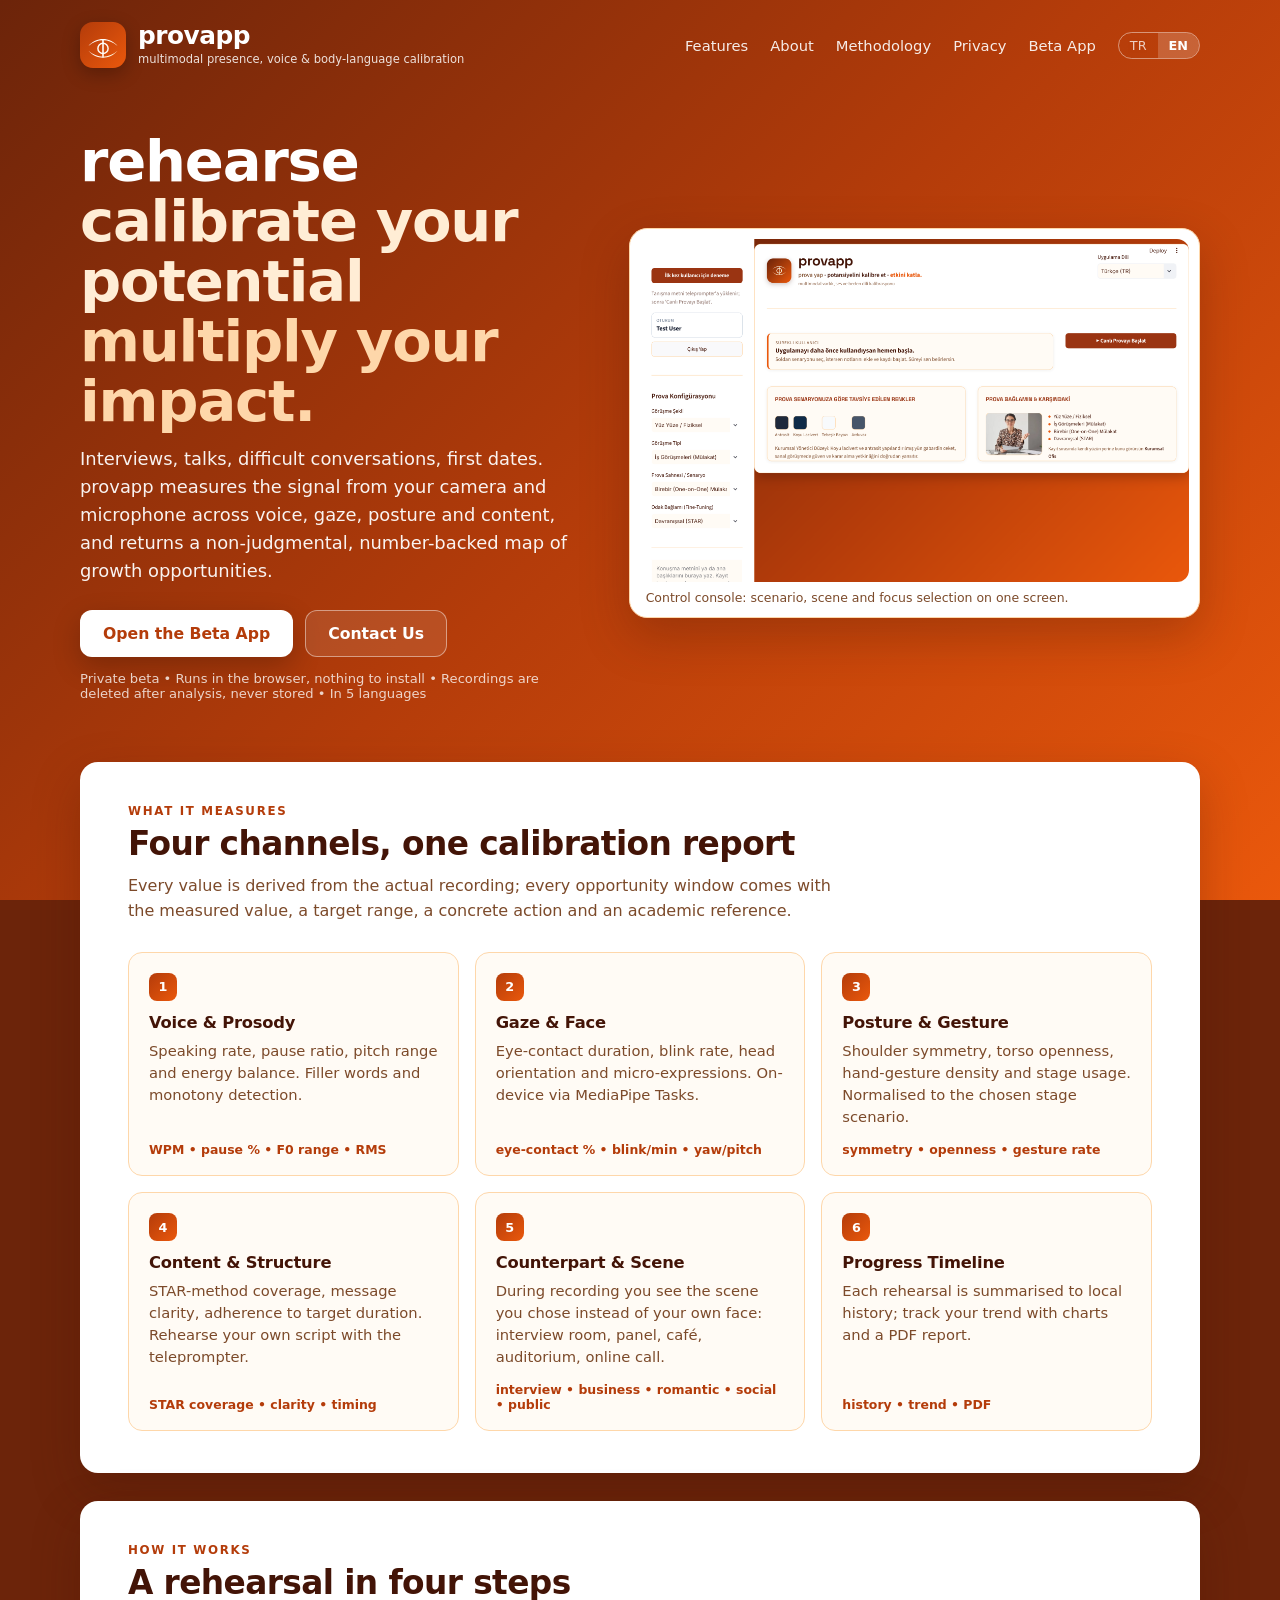
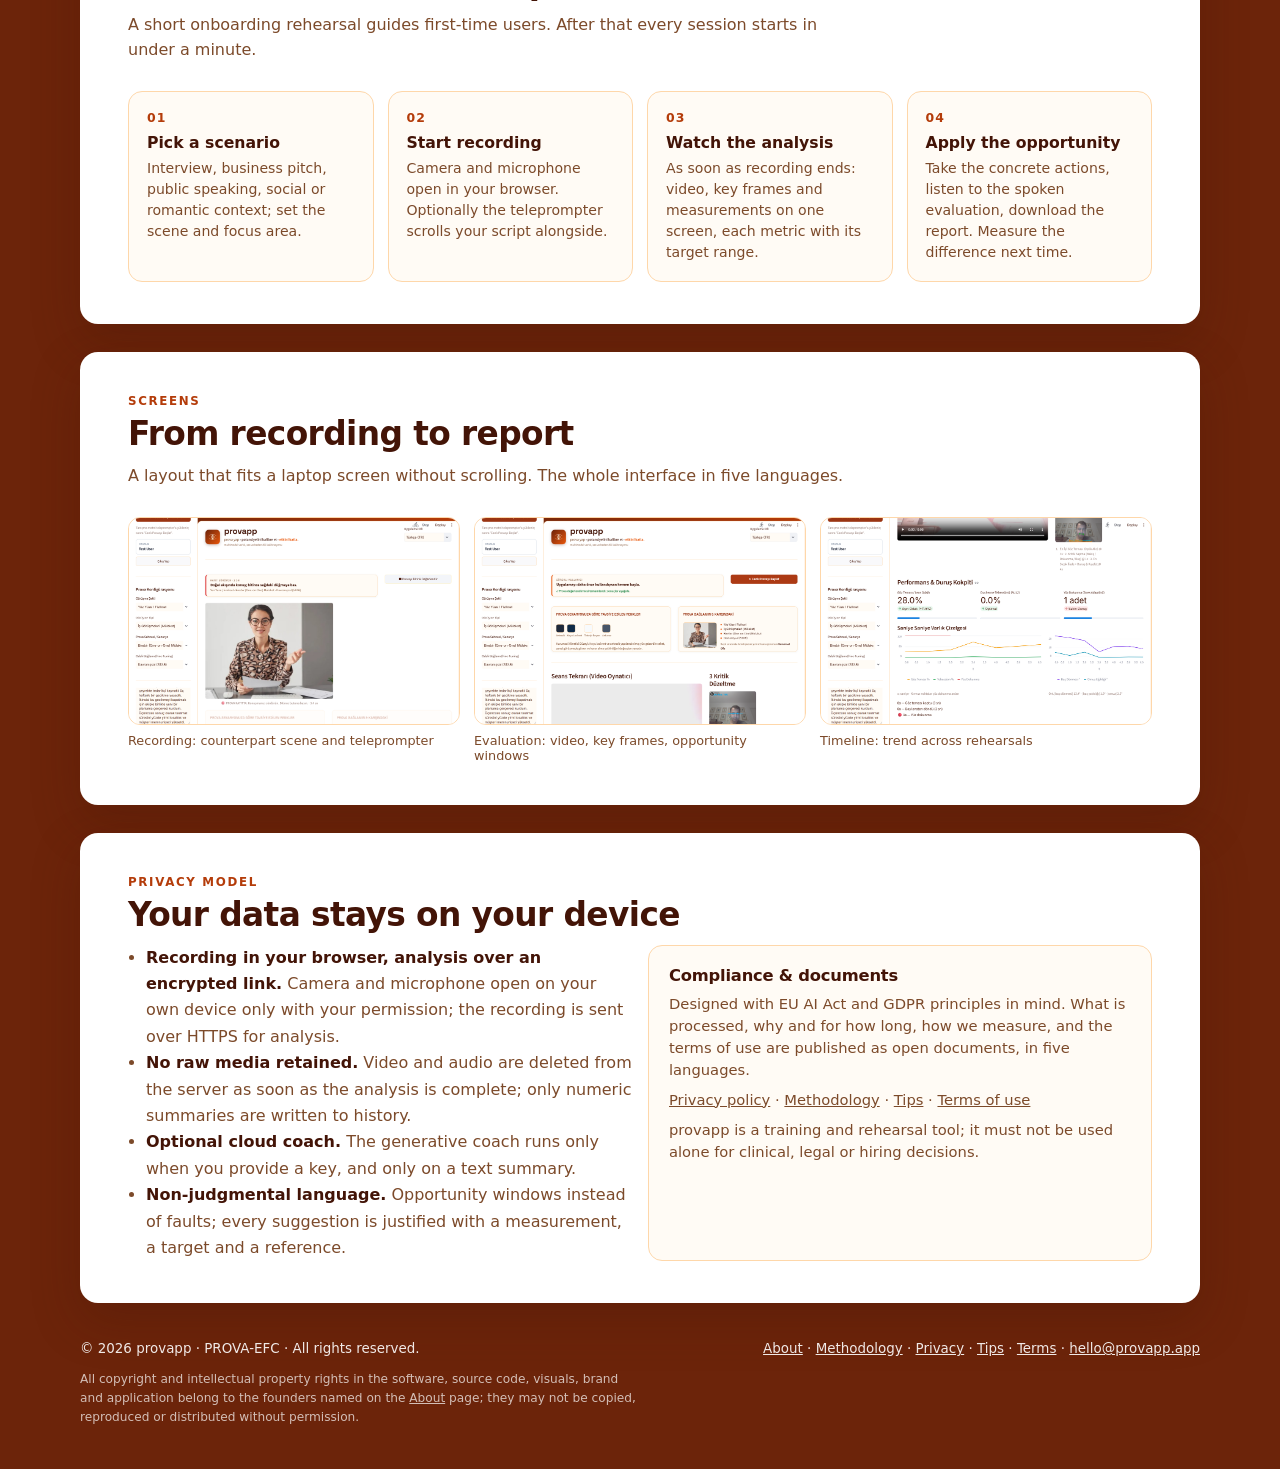
<file: index.html>
<!DOCTYPE html>
<html lang="tr" data-ui="tr">
<head>
  <meta charset="utf-8">
  <meta name="viewport" content="width=device-width, initial-scale=1">
  <title>provapp — prova yap • potansiyelini kalibre et • etkini katla.</title>
  <meta name="description" content="provapp: multimodal varlık, ses ve beden dili kalibrasyonu. Mülakat, sunum ve zor konuşmalar için gizlilik odaklı prova simülatörü.">
  <meta name="theme-color" content="#6C240A">
  <link rel="icon" type="image/svg+xml" href="assets/provapp_mark.svg">
  <link rel="canonical" href="https://provapp.app/">

  <!-- Open Graph / Twitter -->
  <meta property="og:type" content="website">
  <meta property="og:url" content="https://provapp.app/">
  <meta property="og:title" content="provapp — multimodal prova ve kalibrasyon">
  <meta property="og:description" content="Prova yap, potansiyelini kalibre et, etkini katla. Ses, duruş, bakış ve içerik analizi tek ekranda.">
  <meta property="og:image" content="https://provapp.app/img/shot_home.png">
  <meta name="twitter:card" content="summary_large_image">

  <style>
    /* ---------- Design tokens (design_tokens.json v3 ile uyumlu: amber tonları + beyaz) ---------- */
    :root {
      --amber-900: #6C240A;
      --amber-700: #B43C0A;
      --amber-500: #EA580C;
      --amber-200: #FED7AA;
      --amber-100: #FFEDD5;
      --card: #FFFBF5;
      --white: #FFFFFF;
      --ink: #431407;
      --ink-soft: #7C4A2A;
      --radius: 18px;
      --shadow: 0 18px 48px rgba(67, 20, 7, 0.28);
      --font: "Inter", "Segoe UI", system-ui, -apple-system, Roboto, "Helvetica Neue", Arial, sans-serif;
    }

    * { box-sizing: border-box; }
    html, body {
      margin: 0;
      padding: 0;
      background: var(--amber-900);
      color: var(--ink);
      font-family: var(--font);
      -webkit-font-smoothing: antialiased;
      scroll-behavior: smooth;
    }
    body {
      min-height: 100vh;
      background: linear-gradient(135deg, var(--amber-900) 0%, var(--amber-700) 50%, var(--amber-500) 100%);
      background-attachment: fixed;
    }
    a { color: inherit; }
    img { display: block; max-width: 100%; }

    .wrap { width: min(1120px, 92vw); margin: 0 auto; }

    /* ---------- Top bar ---------- */
    .nav {
      display: flex; align-items: center; justify-content: space-between;
      padding: 22px 0 10px;
      color: var(--white);
    }
    .brand { display: flex; align-items: center; gap: 12px; text-decoration: none; }
    .brand-badge {
      width: 46px; height: 46px; border-radius: 13px;
      background: linear-gradient(135deg, var(--amber-700), var(--amber-500));
      box-shadow: 0 6px 18px rgba(0,0,0,0.25);
      display: grid; place-items: center;
    }
    .brand-badge img { width: 34px; height: 34px; }
    .brand-name { font-size: 1.55rem; font-weight: 700; letter-spacing: -0.5px; line-height: 1; }
    .brand-sub  { font-size: 0.72rem; opacity: 0.85; margin-top: 3px; }

    .nav-links { display: flex; align-items: center; gap: 22px; font-size: 0.92rem; }
    .nav-links a { color: var(--white); text-decoration: none; opacity: 0.9; }
    .nav-links a:hover { opacity: 1; text-decoration: underline; text-underline-offset: 4px; }
    .lang {
      display: inline-flex; border: 1px solid rgba(255,255,255,0.45); border-radius: 999px; overflow: hidden;
    }
    .lang button {
      background: transparent; color: var(--white); border: 0; padding: 5px 11px;
      font: inherit; font-size: 0.8rem; cursor: pointer; opacity: 0.75;
    }
    .lang button[aria-pressed="true"] { background: rgba(255,255,255,0.18); opacity: 1; font-weight: 600; }
    .lang button:focus-visible { outline: 2px solid var(--white); outline-offset: -2px; }

    /* ---------- Hero ---------- */
    .hero {
      display: grid;
      /* minmax(0, …) : görselin doğal 2160px genişliği sütunu şişiremesin (grid blowout) */
      grid-template-columns: minmax(0, 47fr) minmax(0, 53fr);
      gap: 42px; align-items: center;
      padding: 54px 0 48px; color: var(--white);
    }
    .hero > * { min-width: 0; }
    .hero h1 {
      font-size: clamp(2.3rem, 4.6vw, 3.6rem); line-height: 1.04; letter-spacing: -1.2px;
      margin: 0 0 14px; font-weight: 800;
    }
    .hero h1 > span { display: block; }
    .hero h1 .step-1 { color: var(--white); }
    .hero h1 .step-2 { color: var(--amber-100); }
    .hero h1 .step-3 { color: var(--amber-200); }
    .hero p.lead { font-size: 1.12rem; line-height: 1.55; opacity: 0.94; margin: 0 0 26px; max-width: 540px; }
    .cta { display: flex; flex-wrap: wrap; gap: 12px; align-items: center; }
    .btn {
      display: inline-flex; align-items: center; justify-content: center; gap: 8px;
      padding: 13px 22px; border-radius: 12px; font-weight: 600; text-decoration: none; font-size: 0.98rem;
      border: 1px solid transparent; transition: transform .12s ease, box-shadow .12s ease;
    }
    .btn:hover { transform: translateY(-1px); }
    .btn:focus-visible { outline: 3px solid var(--white); outline-offset: 2px; }
    .btn-primary { background: var(--white); color: var(--amber-700); box-shadow: 0 10px 28px rgba(0,0,0,0.22); }
    .btn-ghost   { background: rgba(255,255,255,0.10); color: var(--white); border-color: rgba(255,255,255,0.45); }
    .hero-note { font-size: 0.82rem; opacity: 0.78; margin-top: 14px; }

    .shot {
      background: var(--white); border-radius: var(--radius); box-shadow: var(--shadow);
      padding: 10px; border: 1px solid var(--amber-200);
      margin: 0; width: 100%; max-width: 100%;
    }
    .shot img {
      width: 100%; height: auto; max-width: 100%;
      object-fit: contain; border-radius: 12px;
    }
    .shot figcaption { font-size: 0.78rem; color: var(--ink-soft); padding: 8px 6px 2px; }

    /* ---------- White windows ---------- */
    .window {
      background: var(--white); border-radius: var(--radius); box-shadow: var(--shadow);
      padding: 42px clamp(22px, 4vw, 48px); margin: 0 0 28px;
    }
    .kicker {
      font-size: 0.74rem; letter-spacing: 0.14em; text-transform: uppercase; color: var(--amber-700); font-weight: 700;
      margin: 0 0 8px;
    }
    .window h2 { font-size: clamp(1.5rem, 2.6vw, 2.05rem); letter-spacing: -0.6px; margin: 0 0 10px; line-height: 1.15; }
    .window p.sub { color: var(--ink-soft); margin: 0 0 28px; max-width: 720px; line-height: 1.55; }

    .grid-3 { display: grid; grid-template-columns: repeat(3, minmax(0, 1fr)); gap: 16px; }
    .grid-2 { display: grid; grid-template-columns: repeat(2, minmax(0, 1fr)); gap: 16px; }
    .grid-3 > *, .grid-2 > *, .gallery > *, .steps > * { min-width: 0; }
    .card {
      background: var(--card); border: 1px solid var(--amber-200); border-radius: 14px; padding: 20px 20px 18px;
      display: flex; flex-direction: column; gap: 8px;
    }
    .card h3 { margin: 0; font-size: 1.02rem; letter-spacing: -0.2px; }
    .card p  { margin: 0; color: var(--ink-soft); font-size: 0.92rem; line-height: 1.5; }
    .card .metric { font-size: 0.78rem; color: var(--amber-700); font-weight: 600; margin-top: auto; padding-top: 6px; }
    .idx {
      width: 28px; height: 28px; border-radius: 8px; display: grid; place-items: center;
      background: linear-gradient(135deg, var(--amber-700), var(--amber-500)); color: var(--white);
      font-size: 0.8rem; font-weight: 700; margin-bottom: 4px;
    }

    /* ---------- Steps ---------- */
    .steps { display: grid; grid-template-columns: repeat(4, minmax(0, 1fr)); gap: 14px; counter-reset: s; }
    .step {
      background: var(--card); border: 1px solid var(--amber-200); border-radius: 14px; padding: 18px;
    }
    .step::before {
      counter-increment: s; content: counter(s, decimal-leading-zero);
      display: block; font-size: 0.78rem; font-weight: 700; color: var(--amber-700); letter-spacing: 0.08em; margin-bottom: 8px;
    }
    .step h3 { margin: 0 0 6px; font-size: 0.98rem; }
    .step p  { margin: 0; font-size: 0.88rem; color: var(--ink-soft); line-height: 1.5; }

    /* ---------- Gallery ---------- */
    .gallery { display: grid; grid-template-columns: repeat(3, minmax(0, 1fr)); gap: 14px; }
    .gallery figure { margin: 0; }
    .gallery img { width: 100%; height: auto; max-width: 100%; object-fit: contain; border-radius: 12px; border: 1px solid var(--amber-200); }
    .gallery figcaption { font-size: 0.8rem; color: var(--ink-soft); margin-top: 8px; }

    /* ---------- Privacy ---------- */
    .privacy ul { margin: 0; padding-left: 18px; color: var(--ink-soft); line-height: 1.65; }
    .privacy li strong { color: var(--ink); }
    .ref { font-size: 0.8rem; color: var(--ink-soft); margin-top: 18px; line-height: 1.5; }

    /* ---------- Footer ---------- */
    footer { color: var(--white); padding: 10px 0 42px; font-size: 0.84rem; opacity: 0.9; }
    footer .row { display: flex; flex-wrap: wrap; gap: 18px; justify-content: space-between; align-items: center; }
    footer a { color: var(--white); }
    footer .legal { margin: 14px 0 0; font-size: 0.76rem; line-height: 1.55; opacity: 0.78; max-width: 72ch; }
    footer .legal a { text-decoration: underline; }

    /* ---------- i18n ----------
       Aktif olmayan dil !important ile gizlenir; böylece .hero h1 > span gibi daha özgül
       display kuralları iki dili aynı anda açamaz. */
    html[data-ui="tr"] [data-lang="en"],
    html[data-ui="en"] [data-lang="tr"] { display: none !important; }
    .b[data-lang] { display: block; }

    /* ---------- Responsive ---------- */
    @media (max-width: 920px) {
      .hero { grid-template-columns: minmax(0, 1fr); padding-top: 36px; }
      .grid-3, .gallery, .steps { grid-template-columns: repeat(2, minmax(0, 1fr)); }
      .nav-links a.hide-sm { display: none; }
    }
    @media (max-width: 600px) {
      .grid-3, .grid-2, .gallery, .steps { grid-template-columns: minmax(0, 1fr); }
      .window { padding: 30px 20px; }
    }
    @media (prefers-reduced-motion: reduce) {
      html { scroll-behavior: auto; }
      .btn { transition: none; }
    }
  </style>
</head>

<body>
  <header class="wrap">
    <nav class="nav" aria-label="Ana gezinme">
      <a class="brand" href="#top" aria-label="provapp ana sayfa">
        <span class="brand-badge" aria-hidden="true"><img src="assets/provapp_mark.svg" alt=""></span>
        <span>
          <div class="brand-name">provapp</div>
          <div class="brand-sub">
            <span data-lang="tr">multimodal varlık, ses ve beden dili kalibrasyonu</span>
            <span data-lang="en">multimodal presence, voice &amp; body-language calibration</span>
          </div>
        </span>
      </a>
      <div class="nav-links">
        <a class="hide-sm" href="#ozellikler"><span data-lang="tr">Özellikler</span><span data-lang="en">Features</span></a>
        <a class="hide-sm" href="about.html"><span data-lang="tr">Hakkımızda</span><span data-lang="en">About</span></a>
        <a class="hide-sm" href="methodology.html"><span data-lang="tr">Metodoloji</span><span data-lang="en">Methodology</span></a>
        <a class="hide-sm" href="privacy.html"><span data-lang="tr">Gizlilik</span><span data-lang="en">Privacy</span></a>
        <a href="https://app.provapp.app" rel="noopener"><span data-lang="tr">Beta Uygulaması</span><span data-lang="en">Beta App</span></a>
        <div class="lang" role="group" aria-label="Dil / Language">
          <button type="button" data-set-lang="tr" aria-pressed="true">TR</button>
          <button type="button" data-set-lang="en" aria-pressed="false">EN</button>
        </div>
      </div>
    </nav>
  </header>

  <main id="top" class="wrap">

    <!-- ================= HERO ================= -->
    <section class="hero">
      <div>
        <h1>
          <span class="step-1"><span data-lang="tr">prova yap</span><span data-lang="en">rehearse</span></span>
          <span class="step-2"><span data-lang="tr">potansiyelini kalibre et</span><span data-lang="en">calibrate your potential</span></span>
          <span class="step-3"><span data-lang="tr">etkini katla.</span><span data-lang="en">multiply your impact.</span></span>
        </h1>
        <p class="lead">
          <span class="b" data-lang="tr">
            Mülakat, sunum, zor bir konuşma ya da ilk buluşma. provapp kamerandan ve mikrofonundan aldığı sinyali
            ses, bakış, duruş ve içerik boyutlarında ölçer; sana yargılamayan, sayılarla konuşan bir gelişim fırsatı haritası sunar.
          </span>
          <span class="b" data-lang="en">
            Interviews, talks, difficult conversations, first dates. provapp measures the signal from your camera and microphone across
            voice, gaze, posture and content, and returns a non-judgmental, number-backed map of growth opportunities.
          </span>
        </p>
        <div class="cta">
          <!-- KAPALI BETA: uygulama app.provapp.app'te; hesap açmak için e-posta doğrulaması gerekir -->
          <a class="btn btn-primary" id="erken-erisim" href="https://app.provapp.app" rel="noopener">
            <span data-lang="tr">Beta Uygulamasını Aç</span><span data-lang="en">Open the Beta App</span>
          </a>
          <a class="btn btn-ghost" href="mailto:hello@provapp.app?subject=provapp%20Beta%20%2F%20Feedback">
            <span data-lang="tr">Bize Yazın</span><span data-lang="en">Contact Us</span>
          </a>
        </div>
        <p class="hero-note">
          <span data-lang="tr">Kapalı beta • Tarayıcıda çalışır, kurulum yok • Kayıt analizden sonra silinir, saklanmaz • 5 dilde</span>
          <span data-lang="en">Private beta • Runs in the browser, nothing to install • Recordings are deleted after analysis, never stored • In 5 languages</span>
        </p>
      </div>

      <figure class="shot">
        <img src="img/shot_home.png" width="2160" height="1350"
             alt="provapp ana ekranı: amber zemin üzerinde beyaz kontrol konsolu, senaryo seçimi ve canlı prova başlatma düğmesi">
        <figcaption>
          <span data-lang="tr">Kontrol konsolu: senaryo, sahne ve odak seçimi tek ekranda.</span>
          <span data-lang="en">Control console: scenario, scene and focus selection on one screen.</span>
        </figcaption>
      </figure>
    </section>

    <!-- ================= FEATURES ================= -->
    <section id="ozellikler" class="window">
      <p class="kicker"><span data-lang="tr">Ne ölçer</span><span data-lang="en">What it measures</span></p>
      <h2>
        <span data-lang="tr">Dört kanal, tek kalibrasyon raporu</span>
        <span data-lang="en">Four channels, one calibration report</span>
      </h2>
      <p class="sub">
        <span class="b" data-lang="tr">Her değer gerçek kayıttan türetilir; her fırsat penceresi ölçülen değer, hedef aralık, somut aksiyon ve akademik referansla birlikte sunulur.</span>
        <span class="b" data-lang="en">Every value is derived from the actual recording; every opportunity window comes with the measured value, a target range, a concrete action and an academic reference.</span>
      </p>

      <div class="grid-3">
        <article class="card">
          <div class="idx" aria-hidden="true">1</div>
          <h3><span data-lang="tr">Ses ve Prozodi</span><span data-lang="en">Voice &amp; Prosody</span></h3>
          <p>
            <span data-lang="tr">Konuşma hızı, duraklama oranı, perde aralığı ve enerji dengesi. Dolgu sözcükler ve monotonluk tespiti.</span>
            <span data-lang="en">Speaking rate, pause ratio, pitch range and energy balance. Filler words and monotony detection.</span>
          </p>
          <div class="metric">WPM • pause % • F0 range • RMS</div>
        </article>
        <article class="card">
          <div class="idx" aria-hidden="true">2</div>
          <h3><span data-lang="tr">Bakış ve Yüz</span><span data-lang="en">Gaze &amp; Face</span></h3>
          <p>
            <span data-lang="tr">Göz teması süresi, kırpma sıklığı, baş yönelimi ve mikro ifadeler. MediaPipe Tasks ile cihaz üzerinde.</span>
            <span data-lang="en">Eye-contact duration, blink rate, head orientation and micro-expressions. On-device via MediaPipe Tasks.</span>
          </p>
          <div class="metric">eye-contact % • blink/min • yaw/pitch</div>
        </article>
        <article class="card">
          <div class="idx" aria-hidden="true">3</div>
          <h3><span data-lang="tr">Duruş ve Jest</span><span data-lang="en">Posture &amp; Gesture</span></h3>
          <p>
            <span data-lang="tr">Omuz simetrisi, gövde açıklığı, el hareket yoğunluğu ve sahne kullanımı. Sahne/kürsü senaryosuna göre normalize.</span>
            <span data-lang="en">Shoulder symmetry, torso openness, hand-gesture density and stage usage. Normalised to the chosen stage scenario.</span>
          </p>
          <div class="metric">symmetry • openness • gesture rate</div>
        </article>
        <article class="card">
          <div class="idx" aria-hidden="true">4</div>
          <h3><span data-lang="tr">İçerik ve Yapı</span><span data-lang="en">Content &amp; Structure</span></h3>
          <p>
            <span data-lang="tr">STAR yöntemi uyumu, mesaj netliği, hedef süreye sadakat. Teleprompter ile kendi metnini prova et.</span>
            <span data-lang="en">STAR-method coverage, message clarity, adherence to target duration. Rehearse your own script with the teleprompter.</span>
          </p>
          <div class="metric">STAR coverage • clarity • timing</div>
        </article>
        <article class="card">
          <div class="idx" aria-hidden="true">5</div>
          <h3><span data-lang="tr">Karşındaki ve Sahne</span><span data-lang="en">Counterpart &amp; Scene</span></h3>
          <p>
            <span data-lang="tr">Kayıt sırasında kendi yüzün yerine seçtiğin sahneyi görürsün: mülakat odası, panel, kafe, auditoryum, online çağrı.</span>
            <span data-lang="en">During recording you see the scene you chose instead of your own face: interview room, panel, café, auditorium, online call.</span>
          </p>
          <div class="metric">interview • business • romantic • social • public</div>
        </article>
        <article class="card">
          <div class="idx" aria-hidden="true">6</div>
          <h3><span data-lang="tr">Gelişim Zaman Çizelgesi</span><span data-lang="en">Progress Timeline</span></h3>
          <p>
            <span data-lang="tr">Her provanın özeti yerel geçmişe yazılır; trend grafikleri ve PDF rapor ile ilerlemeni izle.</span>
            <span data-lang="en">Each rehearsal is summarised to local history; track your trend with charts and a PDF report.</span>
          </p>
          <div class="metric">history • trend • PDF</div>
        </article>
      </div>
    </section>

    <!-- ================= HOW IT WORKS ================= -->
    <section id="nasil" class="window">
      <p class="kicker"><span data-lang="tr">Nasıl çalışır</span><span data-lang="en">How it works</span></p>
      <h2>
        <span data-lang="tr">Dört adımda bir prova</span>
        <span data-lang="en">A rehearsal in four steps</span>
      </h2>
      <p class="sub">
        <span class="b" data-lang="tr">İlk kullanımda kısa bir tanışma provası seni yönlendirir. Sonrasında her oturum bir dakikadan kısa sürede başlar.</span>
        <span class="b" data-lang="en">A short onboarding rehearsal guides first-time users. After that every session starts in under a minute.</span>
      </p>
      <div class="steps">
        <div class="step">
          <h3><span data-lang="tr">Senaryonu seç</span><span data-lang="en">Pick a scenario</span></h3>
          <p><span data-lang="tr">Mülakat, iş sunumu, topluluk önü konuşma, sosyal veya romantik bağlam; sahne ve odak alanını belirle.</span>
             <span data-lang="en">Interview, business pitch, public speaking, social or romantic context; set the scene and focus area.</span></p>
        </div>
        <div class="step">
          <h3><span data-lang="tr">Kaydı başlat</span><span data-lang="en">Start recording</span></h3>
          <p><span data-lang="tr">Kamera ve mikrofon tarayıcında açılır. İstersen teleprompter metnin kayan yazı olarak eşlik eder.</span>
             <span data-lang="en">Camera and microphone open in your browser. Optionally the teleprompter scrolls your script alongside.</span></p>
        </div>
        <div class="step">
          <h3><span data-lang="tr">Analizi izle</span><span data-lang="en">Watch the analysis</span></h3>
          <p><span data-lang="tr">Kayıt biter bitmez video, anahtar kareler ve ölçümler aynı ekranda; her metrik hedef aralığıyla birlikte.</span>
             <span data-lang="en">As soon as recording ends: video, key frames and measurements on one screen, each metric with its target range.</span></p>
        </div>
        <div class="step">
          <h3><span data-lang="tr">Fırsat penceresini uygula</span><span data-lang="en">Apply the opportunity</span></h3>
          <p><span data-lang="tr">Somut aksiyonları al, sesli değerlendirmeyi dinle, raporu indir. Bir sonraki provada farkı ölç.</span>
             <span data-lang="en">Take the concrete actions, listen to the spoken evaluation, download the report. Measure the difference next time.</span></p>
        </div>
      </div>
    </section>

    <!-- ================= GALLERY ================= -->
    <section class="window">
      <p class="kicker"><span data-lang="tr">Ekranlar</span><span data-lang="en">Screens</span></p>
      <h2>
        <span data-lang="tr">Kayıttan rapora</span>
        <span data-lang="en">From recording to report</span>
      </h2>
      <p class="sub">
        <span class="b" data-lang="tr">Dizüstü ekranına sığan, kaydırma gerektirmeyen yerleşim. Tüm arayüz beş dilde.</span>
        <span class="b" data-lang="en">A layout that fits a laptop screen without scrolling. The whole interface in five languages.</span>
      </p>
      <div class="gallery">
        <figure>
          <img src="img/shot_record.png" width="2160" height="1350" loading="lazy"
               alt="Kayıt ekranı: seçilen karşı taraf sahnesi ve teleprompter metni">
          <figcaption><span data-lang="tr">Kayıt: karşı taraf sahnesi ve teleprompter</span><span data-lang="en">Recording: counterpart scene and teleprompter</span></figcaption>
        </figure>
        <figure>
          <img src="img/shot_eval_full.png" width="2160" height="1350" loading="lazy"
               alt="Değerlendirme ekranı: video, anahtar kare şeridi ve fırsat pencereleri">
          <figcaption><span data-lang="tr">Değerlendirme: video, anahtar kareler, fırsat pencereleri</span><span data-lang="en">Evaluation: video, key frames, opportunity windows</span></figcaption>
        </figure>
        <figure>
          <img src="img/shot_timeline.png" width="2160" height="1350" loading="lazy"
               alt="Gelişim zaman çizelgesi: geçmiş provaların trend grafikleri">
          <figcaption><span data-lang="tr">Zaman çizelgesi: provalar arası trend</span><span data-lang="en">Timeline: trend across rehearsals</span></figcaption>
        </figure>
      </div>
    </section>

    <!-- ================= PRIVACY ================= -->
    <section id="gizlilik" class="window privacy">
      <p class="kicker"><span data-lang="tr">Gizlilik modeli</span><span data-lang="en">Privacy model</span></p>
      <h2>
        <span data-lang="tr">Veri cihazında kalır</span>
        <span data-lang="en">Your data stays on your device</span>
      </h2>
      <div class="grid-2">
        <div>
          <ul>
            <li>
              <strong><span data-lang="tr">Kayıt tarayıcında, analiz şifreli bağlantıyla.</span><span data-lang="en">Recording in your browser, analysis over an encrypted link.</span></strong>
              <span data-lang="tr"> Kamera ve mikrofon yalnızca senin izninle, kendi cihazında açılır; kayıt HTTPS üzerinden analiz için gönderilir.</span>
              <span data-lang="en"> Camera and microphone open on your own device only with your permission; the recording is sent over HTTPS for analysis.</span>
            </li>
            <li>
              <strong><span data-lang="tr">Ham medya saklanmaz.</span><span data-lang="en">No raw media retained.</span></strong>
              <span data-lang="tr"> Video ve ses, analiz tamamlanır tamamlanmaz sunucudan silinir; geçmişe yalnızca sayısal özetler yazılır.</span>
              <span data-lang="en"> Video and audio are deleted from the server as soon as the analysis is complete; only numeric summaries are written to history.</span>
            </li>
            <li>
              <strong><span data-lang="tr">Opsiyonel bulut koçu.</span><span data-lang="en">Optional cloud coach.</span></strong>
              <span data-lang="tr"> Üretken koç yalnızca sen anahtar tanımladığında ve yalnızca metin özetiyle çalışır.</span>
              <span data-lang="en"> The generative coach runs only when you provide a key, and only on a text summary.</span>
            </li>
            <li>
              <strong><span data-lang="tr">Yargısız dil.</span><span data-lang="en">Non-judgmental language.</span></strong>
              <span data-lang="tr"> Hata değil fırsat penceresi; her öneri ölçüm, hedef ve referansla gerekçelendirilir.</span>
              <span data-lang="en"> Opportunity windows instead of faults; every suggestion is justified with a measurement, a target and a reference.</span>
            </li>
          </ul>
        </div>
        <div class="card">
          <h3><span data-lang="tr">Uyum ve belgeler</span><span data-lang="en">Compliance &amp; documents</span></h3>
          <p>
            <span data-lang="tr">EU AI Act ve GDPR ilkeleri gözetilerek tasarlandı. Hangi verinin neden ve ne kadar süre işlendiği, ölçüm yöntemi ve kullanım şartları açık belgeler olarak yayımlanır; beş dilde.</span>
            <span data-lang="en">Designed with EU AI Act and GDPR principles in mind. What is processed, why and for how long, how we measure, and the terms of use are published as open documents, in five languages.</span>
          </p>
          <p>
            <a href="privacy.html"><span data-lang="tr">Gizlilik politikası</span><span data-lang="en">Privacy policy</span></a> ·
            <a href="methodology.html"><span data-lang="tr">Metodoloji</span><span data-lang="en">Methodology</span></a> ·
            <a href="tips.html"><span data-lang="tr">İpuçları</span><span data-lang="en">Tips</span></a> ·
            <a href="terms.html"><span data-lang="tr">Kullanım şartları</span><span data-lang="en">Terms of use</span></a>
          </p>
          <p class="ref">
            <span data-lang="tr">provapp bir eğitim ve prova aracıdır; klinik, hukuki veya işe alım kararı için tek başına kullanılmamalıdır.</span>
            <span data-lang="en">provapp is a training and rehearsal tool; it must not be used alone for clinical, legal or hiring decisions.</span>
          </p>
        </div>
      </div>
    </section>
  </main>

  <footer class="wrap">
    <div class="row">
      <div>
        © <span id="year">2026</span> provapp · PROVA-EFC ·
        <span data-lang="tr">Tüm hakları saklıdır.</span><span data-lang="en">All rights reserved.</span>
      </div>
      <div>
        <a href="about.html"><span data-lang="tr">Hakkımızda</span><span data-lang="en">About</span></a> ·
        <a href="methodology.html"><span data-lang="tr">Metodoloji</span><span data-lang="en">Methodology</span></a> ·
        <a href="privacy.html"><span data-lang="tr">Gizlilik</span><span data-lang="en">Privacy</span></a> ·
        <a href="tips.html"><span data-lang="tr">İpuçları</span><span data-lang="en">Tips</span></a> ·
        <a href="terms.html"><span data-lang="tr">Kullanım Şartları</span><span data-lang="en">Terms</span></a> ·
        <a href="mailto:hello@provapp.app">hello@provapp.app</a>
      </div>
    </div>
    <p class="legal">
      <span data-lang="tr">Yazılımın, kaynak kodunun, görsellerin, markanın ve uygulamanın tüm telif ve fikri mülkiyet hakları <a href="about.html">Hakkımızda</a> sayfasında adı geçen kuruculara aittir; izinsiz kopyalanamaz, çoğaltılamaz veya dağıtılamaz.</span>
      <span data-lang="en">All copyright and intellectual property rights in the software, source code, visuals, brand and application belong to the founders named on the <a href="about.html">About</a> page; they may not be copied, reproduced or distributed without permission.</span>
    </p>
  </footer>

  <script>
    (function () {
      var root = document.documentElement;
      var stored = null;
      try { stored = localStorage.getItem('provapp-lang'); } catch (e) {}
      // Ana sayfa TR/EN; alt sayfalar (about, methodology, …) 5 dil. Orada seçilen de/fr/es tercihi
      // burada EN olarak gösterilir ama saklanan tercih ezilmez (alt sayfaya dönüşte korunur).
      var initial = stored || ((navigator.language || 'tr').toLowerCase().indexOf('tr') === 0 ? 'tr' : 'en');

      function apply(lang, persist) {
        var shown = (lang === 'tr') ? 'tr' : 'en';
        root.setAttribute('data-ui', shown);
        root.setAttribute('lang', shown);
        document.querySelectorAll('[data-set-lang]').forEach(function (b) {
          b.setAttribute('aria-pressed', String(b.getAttribute('data-set-lang') === shown));
        });
        if (persist) { try { localStorage.setItem('provapp-lang', shown); } catch (e) {} }
      }
      apply(initial, !stored);

      document.querySelectorAll('[data-set-lang]').forEach(function (b) {
        b.addEventListener('click', function () { apply(b.getAttribute('data-set-lang'), true); });
      });
      document.getElementById('year').textContent = String(new Date().getFullYear());
    })();
  </script>
</body>
</html>
</file>
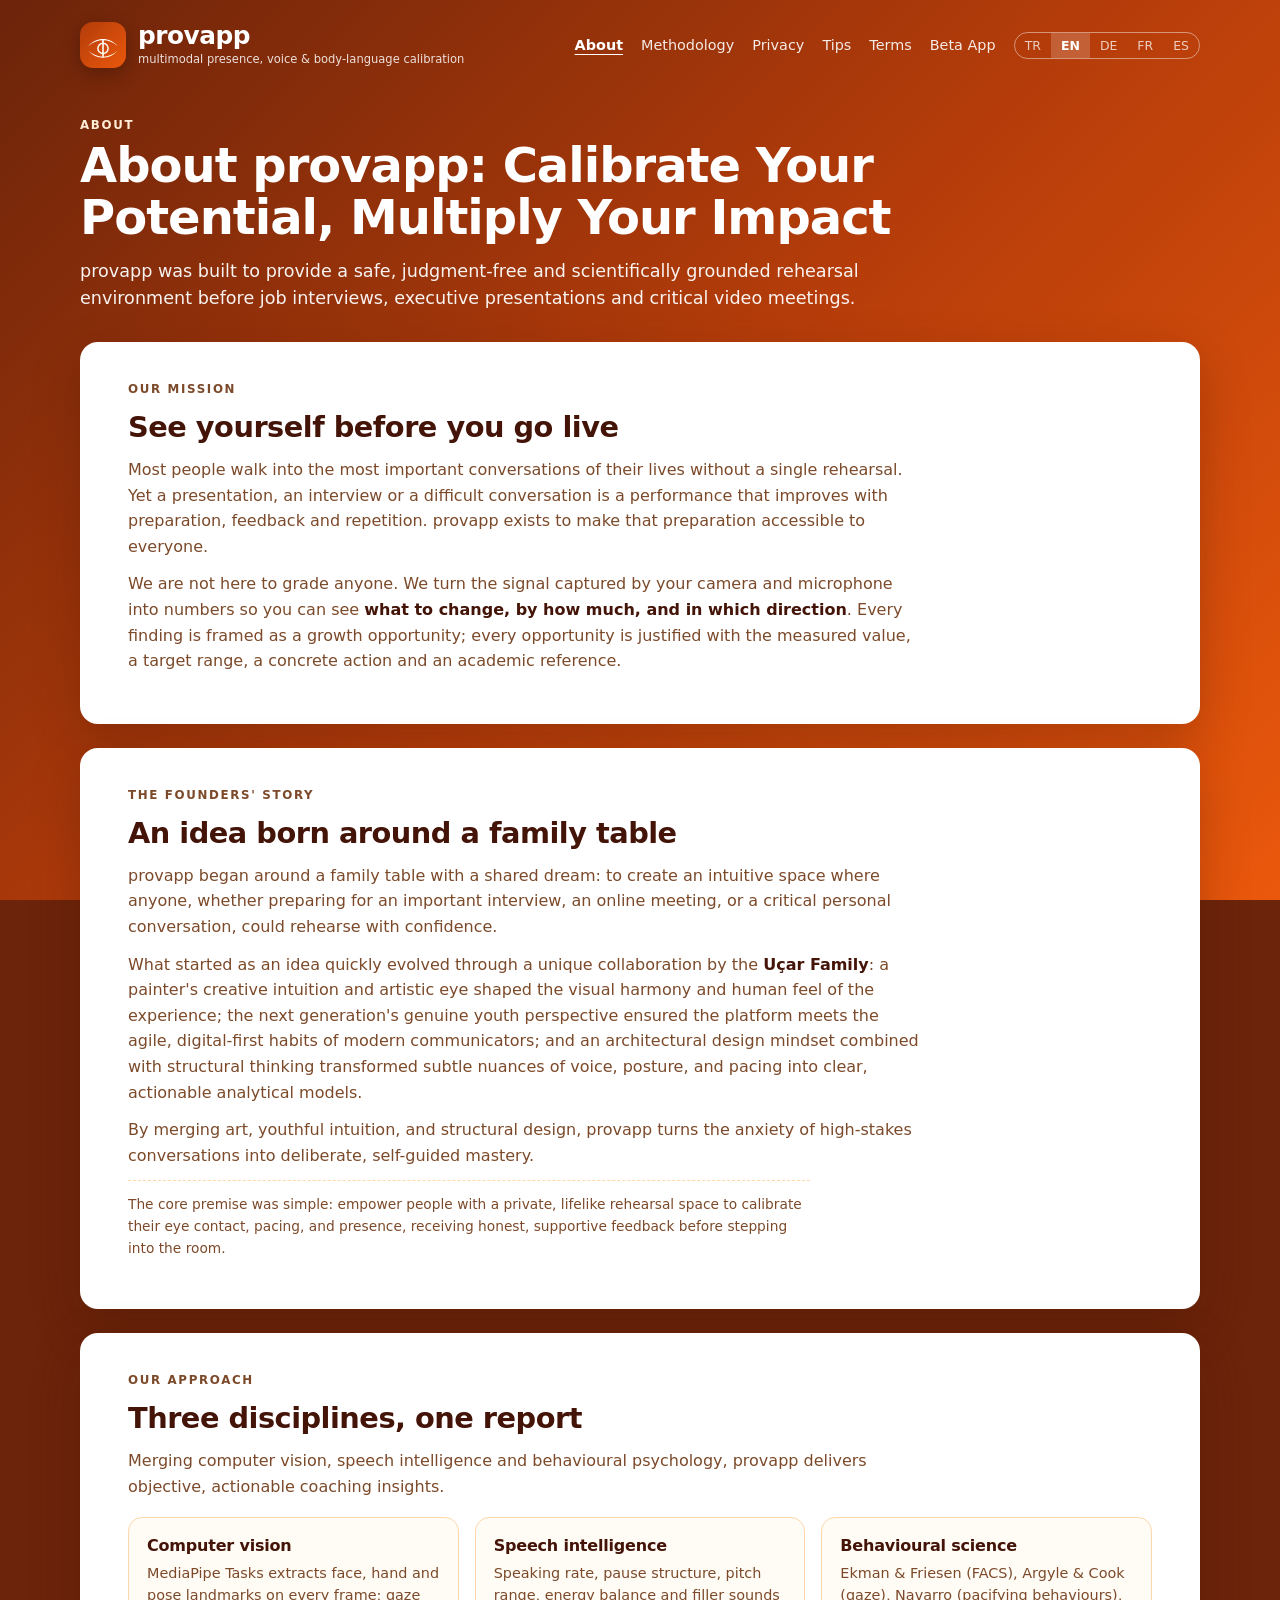
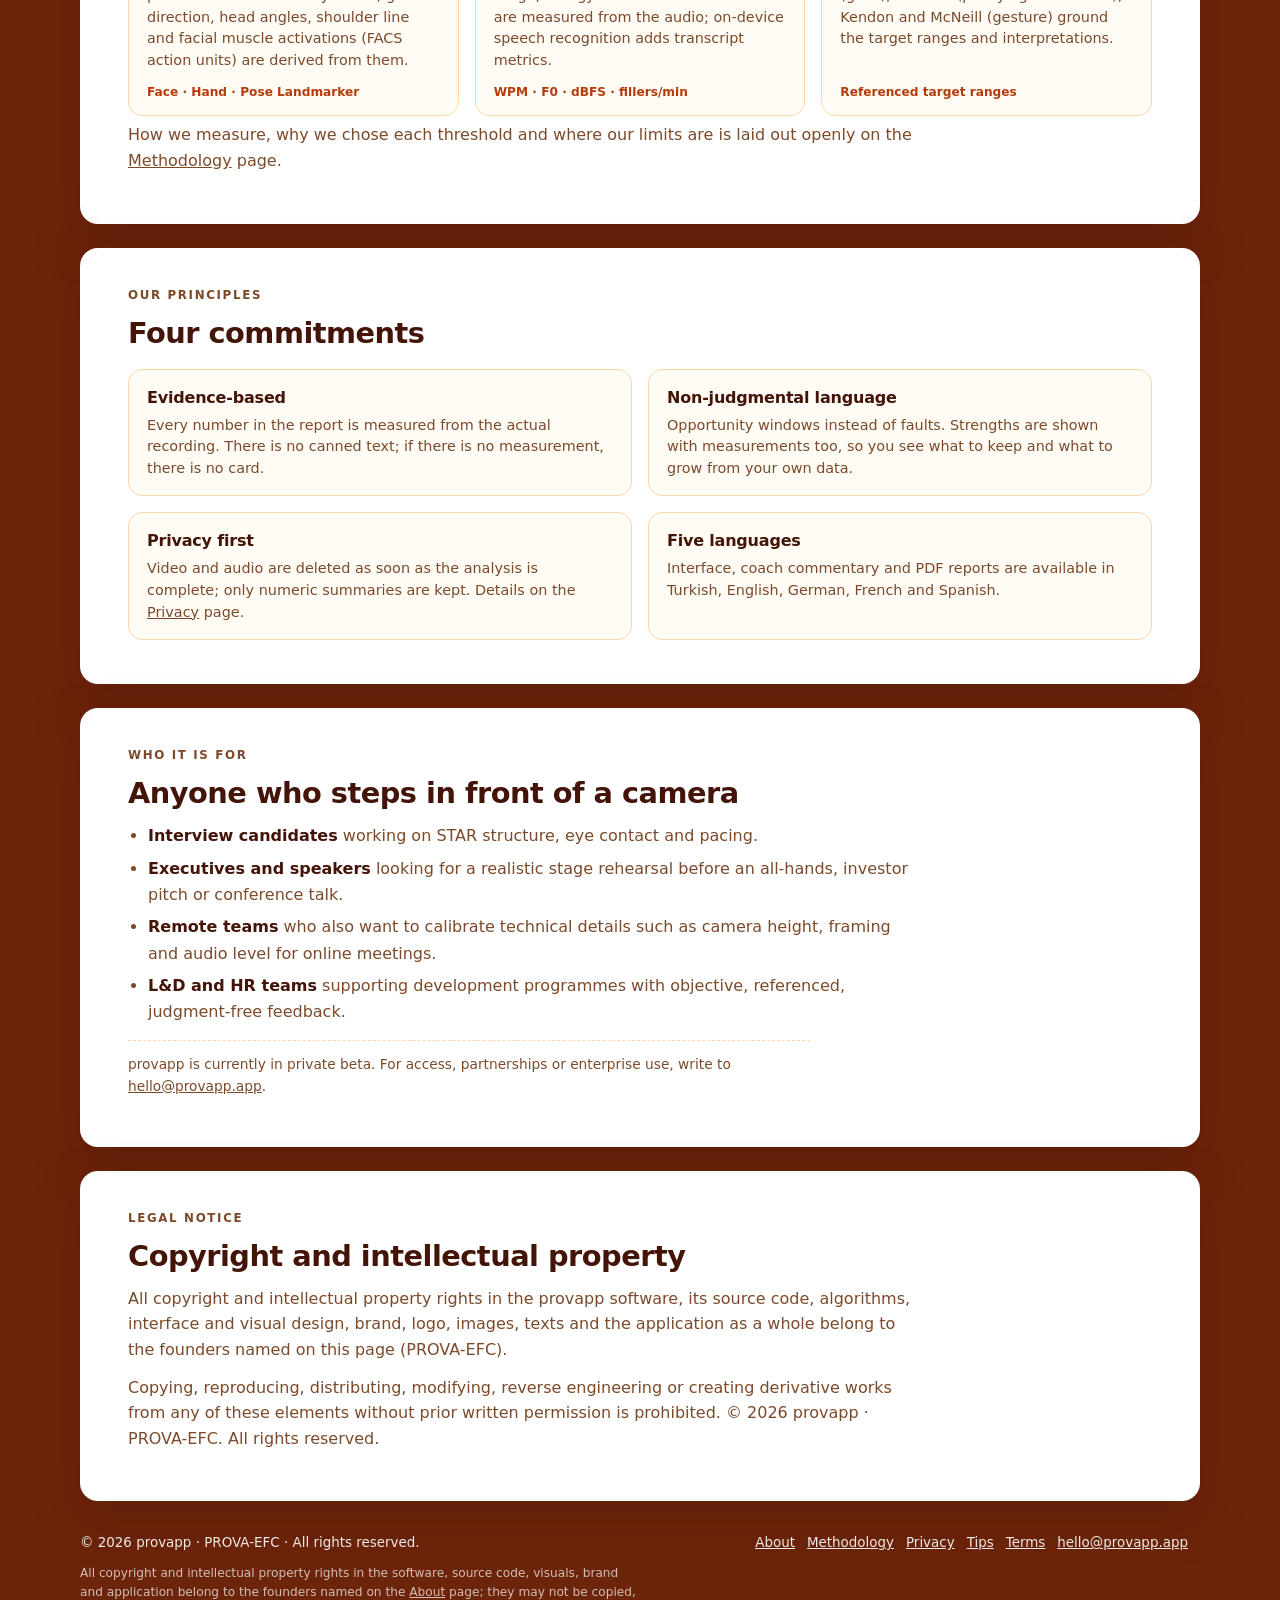
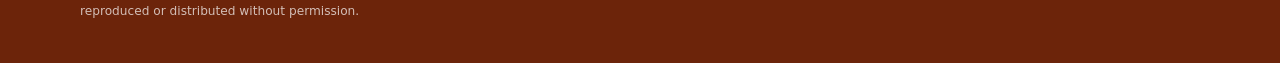
<file: about.html>
<!DOCTYPE html>
<html lang="en" data-ui="en">
<head>
  <meta charset="utf-8">
  <meta name="viewport" content="width=device-width, initial-scale=1">
  <title>About · provapp</title>
  <meta name="description" content="provapp: a safe, judgment-free, scientifically grounded rehearsal environment for interviews, presentations and video meetings. Created by the Uçar family.">
  <meta name="theme-color" content="#6C240A">
  <link rel="icon" type="image/svg+xml" href="assets/provapp_mark.svg">
  <link rel="canonical" href="https://provapp.app/about.html">
  <meta property="og:type" content="website">
  <meta property="og:url" content="https://provapp.app/about.html">
  <meta property="og:title" content="About provapp">
  <meta property="og:image" content="https://provapp.app/img/shot_home.png">
  <link rel="stylesheet" href="site.css">
</head>
<body>
  <header class="wrap" id="site-header"></header>
  <main class="wrap" id="site-main">
    <noscript><section class="window"><p>This page needs JavaScript to switch languages. provapp is a rehearsal and coaching tool for interviews, presentations and video meetings, created by the Uçar family. Contact: hello@provapp.app</p></section></noscript>
  </main>
  <footer class="wrap" id="site-footer"></footer>

  <script>
  window.PAGE = {
    slug: "about",

    tr: {
      kicker: "Hakkımızda",
      title: "provapp Hakkında: Etkiyi ve Özgüveni Yeniden Kalibre Edin",
      lead: "provapp; mülakatlar, yönetici sunumları ve kritik video toplantılar öncesinde güvenli, yargısız ve bilimsel bir prova ortamı sunmak amacıyla kuruldu.",
      sections: [
        { kicker: "Vizyonumuz", h: "Sahneye çıkmadan önce kendini gör",
          blocks: [
            { type: "p", text: "İnsanlar hayatlarının en kritik konuşmalarına çoğu zaman hiç prova yapmadan çıkar. Oysa bir sunum, bir mülakat ya da zor bir görüşme; hazırlık, geri bildirim ve tekrarla iyileşen bir performanstır. provapp, bu hazırlığı herkes için erişilebilir kılmak için var." },
            { type: "p", text: "Amacımız kimseye not vermek değil. Amacımız, kameranın ve mikrofonun yakaladığı sinyali sayılara çevirip <strong>neyi, ne kadar ve hangi yöne</strong> değiştirebileceğinizi görünür kılmak. Her bulgu bir gelişim fırsatı olarak sunulur; her fırsat ölçülen değer, hedef aralık, somut bir eylem ve akademik bir referansla gerekçelendirilir." }
          ] },
        { kicker: "Kurucu hikayesi", h: "Bir aile masasında doğan fikir",
          blocks: [
            { type: "p", text: "provapp, bir aile masasının etrafında ortak bir hayalle başladı: önemli bir mülakata, bir online toplantıya ya da kritik bir kişisel görüşmeye hazırlanan herkesin güvenle prova yapabileceği, sezgisel bir alan yaratmak." },
            { type: "p", text: "Bir fikir olarak başlayan şey, <strong>Uçar Ailesi</strong>'nin kendine özgü iş birliğiyle hızla şekillendi: bir ressamın yaratıcı sezgisi ve sanatçı gözü deneyimin görsel uyumunu ve insani dokusunu biçimlendirdi; yeni neslin gerçek gençlik bakışı platformun günümüz iletişimcilerinin çevik, dijital öncelikli alışkanlıklarına uymasını sağladı; mimari tasarım zihniyetiyle yapısal düşünce ise ses, duruş ve tempodaki ince nüansları net, eyleme dönük analitik modellere dönüştürdü." },
            { type: "p", text: "Sanatı, gençliğin sezgisini ve yapısal tasarımı bir araya getiren provapp, yüksek riskli görüşmelerin kaygısını bilinçli, kendi kendine yönlendirilen bir ustalığa dönüştürür." },
            { type: "note", text: "Temel fikir basitti: insanlara göz temasını, tempoyu ve varlığı kalibre edebilecekleri özel, gerçeğe yakın bir prova alanı sunmak; odaya girmeden önce dürüst ve destekleyici geri bildirim almalarını sağlamak." }
          ] },
        { kicker: "Yaklaşımımız", h: "Üç disiplin, tek rapor",
          blocks: [
            { type: "p", text: "Bilgisayarla görme, konuşma analizi ve davranış bilimlerini bir araya getirerek kullanıcının potansiyelini görünür kılmayı ve sahnedeki etkisini katlamayı hedefliyoruz." },
            { type: "cards", cols: 3, items: [
              { h: "Bilgisayarla görme", p: "MediaPipe Tasks ile her karede yüz, el ve duruş noktaları çıkarılır; bakış yönü, baş açısı, omuz hattı ve yüz kası aktivasyonları (FACS aksiyon üniteleri) buradan türetilir.", metric: "Face · Hand · Pose Landmarker" },
              { h: "Konuşma analizi", p: "Konuşma hızı, duraklama yapısı, perde aralığı, enerji dengesi ve dolgu sesler ses kaydından ölçülür; yerel konuşma tanıma ile transkript metrikleri eklenir.", metric: "WPM · F0 · dBFS · dolgu/dk" },
              { h: "Davranış bilimi", p: "Ekman &amp; Friesen (FACS), Argyle &amp; Cook (göz teması), Navarro (yatıştırıcı davranışlar), Kendon ve McNeill (jest) gibi kaynaklar hedef aralıkların ve yorumların temelini oluşturur.", metric: "Referanslı hedef aralıkları" }
            ] },
            { type: "p", text: "Nasıl ölçtüğümüzü, hangi eşikleri neden seçtiğimizi ve sınırlarımızı <a href=\"methodology.html\">Metodoloji</a> sayfasında açık açık anlatıyoruz." }
          ] },
        { kicker: "İlkelerimiz", h: "Dört taahhüt",
          blocks: [
            { type: "cards", cols: 2, items: [
              { h: "Kanıta dayalı", p: "Raporda yer alan her sayı gerçek kayıttan ölçülür. Statik, hazır metin yoktur; bir ölçüm yoksa o kart da yoktur." },
              { h: "Yargısız dil", p: "Hata değil fırsat penceresi. Güçlü yanlar da ölçümle gösterilir; kullanıcı neyi korumalı, neyi geliştirmeli, bunu kendi verisiyle görür." },
              { h: "Gizlilik önce", p: "Video ve ses analiz tamamlanır tamamlanmaz silinir; yalnızca sayısal özetler saklanır. Ayrıntılar <a href=\"privacy.html\">Gizlilik</a> sayfasında." },
              { h: "Beş dil", p: "Arayüz, koç yorumları ve PDF raporlar Türkçe, İngilizce, Almanca, Fransızca ve İspanyolca sunulur." }
            ] }
          ] },
        { kicker: "Kimler için", h: "Kameranın karşısına çıkan herkes için",
          blocks: [
            { type: "ul", items: [
              "<strong>Mülakat adayları:</strong> STAR yapısı, göz teması ve tempo üzerinde çalışmak isteyenler.",
              "<strong>Yöneticiler ve sunucular:</strong> All-hands, yatırımcı sunumu veya konferans öncesi gerçekçi sahne provası arayanlar.",
              "<strong>Uzaktan çalışan ekipler:</strong> Online toplantılarda kamera hizası, kadraj ve ses seviyesi gibi teknik ayrıntıları da kalibre etmek isteyenler.",
              "<strong>Eğitim ve İK ekipleri:</strong> Objektif, referanslı ve yargısız geri bildirimle gelişim programlarını destekleyenler."
            ] },
            { type: "note", text: "provapp şu an kapalı beta aşamasındadır. Erişim, iş birliği veya kurumsal kullanım için <a href=\"mailto:hello@provapp.app\">hello@provapp.app</a> adresine yazabilirsiniz." }
          ] },
        { kicker: "Yasal haklar", h: "Telif ve fikri mülkiyet",
          blocks: [
            { type: "p", text: "provapp yazılımının, kaynak kodunun, algoritmalarının, arayüz ve görsel tasarımının, markasının, logosunun, görsellerinin, metinlerinin ve uygulamanın bütününün üzerindeki tüm telif hakları ile fikri ve sınai mülkiyet hakları, bu sayfada adı geçen kuruculara (PROVA-EFC) aittir." },
            { type: "p", text: "Yazılı izin alınmaksızın bu unsurların kopyalanması, çoğaltılması, dağıtılması, değiştirilmesi, tersine mühendisliğe tabi tutulması veya türev çalışma üretilmesi yasaktır. © 2026 provapp · PROVA-EFC. Tüm hakları saklıdır." }
          ] }
      ]
    },

    en: {
      kicker: "About",
      title: "About provapp: Calibrate Your Potential, Multiply Your Impact",
      lead: "provapp was built to provide a safe, judgment-free and scientifically grounded rehearsal environment before job interviews, executive presentations and critical video meetings.",
      sections: [
        { kicker: "Our mission", h: "See yourself before you go live",
          blocks: [
            { type: "p", text: "Most people walk into the most important conversations of their lives without a single rehearsal. Yet a presentation, an interview or a difficult conversation is a performance that improves with preparation, feedback and repetition. provapp exists to make that preparation accessible to everyone." },
            { type: "p", text: "We are not here to grade anyone. We turn the signal captured by your camera and microphone into numbers so you can see <strong>what to change, by how much, and in which direction</strong>. Every finding is framed as a growth opportunity; every opportunity is justified with the measured value, a target range, a concrete action and an academic reference." }
          ] },
        { kicker: "The founders' story", h: "An idea born around a family table",
          blocks: [
            { type: "p", text: "provapp began around a family table with a shared dream: to create an intuitive space where anyone, whether preparing for an important interview, an online meeting, or a critical personal conversation, could rehearse with confidence." },
            { type: "p", text: "What started as an idea quickly evolved through a unique collaboration by the <strong>Uçar Family</strong>: a painter's creative intuition and artistic eye shaped the visual harmony and human feel of the experience; the next generation's genuine youth perspective ensured the platform meets the agile, digital-first habits of modern communicators; and an architectural design mindset combined with structural thinking transformed subtle nuances of voice, posture, and pacing into clear, actionable analytical models." },
            { type: "p", text: "By merging art, youthful intuition, and structural design, provapp turns the anxiety of high-stakes conversations into deliberate, self-guided mastery." },
            { type: "note", text: "The core premise was simple: empower people with a private, lifelike rehearsal space to calibrate their eye contact, pacing, and presence, receiving honest, supportive feedback before stepping into the room." }
          ] },
        { kicker: "Our approach", h: "Three disciplines, one report",
          blocks: [
            { type: "p", text: "Merging computer vision, speech intelligence and behavioural psychology, provapp delivers objective, actionable coaching insights." },
            { type: "cards", cols: 3, items: [
              { h: "Computer vision", p: "MediaPipe Tasks extracts face, hand and pose landmarks on every frame; gaze direction, head angles, shoulder line and facial muscle activations (FACS action units) are derived from them.", metric: "Face · Hand · Pose Landmarker" },
              { h: "Speech intelligence", p: "Speaking rate, pause structure, pitch range, energy balance and filler sounds are measured from the audio; on-device speech recognition adds transcript metrics.", metric: "WPM · F0 · dBFS · fillers/min" },
              { h: "Behavioural science", p: "Ekman &amp; Friesen (FACS), Argyle &amp; Cook (gaze), Navarro (pacifying behaviours), Kendon and McNeill (gesture) ground the target ranges and interpretations.", metric: "Referenced target ranges" }
            ] },
            { type: "p", text: "How we measure, why we chose each threshold and where our limits are is laid out openly on the <a href=\"methodology.html\">Methodology</a> page." }
          ] },
        { kicker: "Our principles", h: "Four commitments",
          blocks: [
            { type: "cards", cols: 2, items: [
              { h: "Evidence-based", p: "Every number in the report is measured from the actual recording. There is no canned text; if there is no measurement, there is no card." },
              { h: "Non-judgmental language", p: "Opportunity windows instead of faults. Strengths are shown with measurements too, so you see what to keep and what to grow from your own data." },
              { h: "Privacy first", p: "Video and audio are deleted as soon as the analysis is complete; only numeric summaries are kept. Details on the <a href=\"privacy.html\">Privacy</a> page." },
              { h: "Five languages", p: "Interface, coach commentary and PDF reports are available in Turkish, English, German, French and Spanish." }
            ] }
          ] },
        { kicker: "Who it is for", h: "Anyone who steps in front of a camera",
          blocks: [
            { type: "ul", items: [
              "<strong>Interview candidates</strong> working on STAR structure, eye contact and pacing.",
              "<strong>Executives and speakers</strong> looking for a realistic stage rehearsal before an all-hands, investor pitch or conference talk.",
              "<strong>Remote teams</strong> who also want to calibrate technical details such as camera height, framing and audio level for online meetings.",
              "<strong>L&amp;D and HR teams</strong> supporting development programmes with objective, referenced, judgment-free feedback."
            ] },
            { type: "note", text: "provapp is currently in private beta. For access, partnerships or enterprise use, write to <a href=\"mailto:hello@provapp.app\">hello@provapp.app</a>." }
          ] },
        { kicker: "Legal notice", h: "Copyright and intellectual property",
          blocks: [
            { type: "p", text: "All copyright and intellectual property rights in the provapp software, its source code, algorithms, interface and visual design, brand, logo, images, texts and the application as a whole belong to the founders named on this page (PROVA-EFC)." },
            { type: "p", text: "Copying, reproducing, distributing, modifying, reverse engineering or creating derivative works from any of these elements without prior written permission is prohibited. © 2026 provapp · PROVA-EFC. All rights reserved." }
          ] }
      ]
    },

    de: {
      kicker: "Über uns",
      title: "Über provapp: Präsenz schärfen, Wirkung maximieren",
      lead: "provapp bietet eine sichere, objektive und wissenschaftlich fundierte Probenumgebung für Vorstellungsgespräche, Präsentationen und wichtige Online-Meetings.",
      sections: [
        { kicker: "Unsere Mission", h: "Sich selbst sehen, bevor es ernst wird",
          blocks: [
            { type: "p", text: "Die meisten Menschen gehen in die wichtigsten Gespräche ihres Lebens, ohne ein einziges Mal geprobt zu haben. Dabei ist eine Präsentation, ein Interview oder ein schwieriges Gespräch eine Leistung, die durch Vorbereitung, Feedback und Wiederholung besser wird. provapp macht diese Vorbereitung für alle zugänglich." },
            { type: "p", text: "Wir bewerten niemanden. Wir übersetzen das Signal von Kamera und Mikrofon in Zahlen, damit Sie sehen, <strong>was Sie ändern können, um wie viel und in welche Richtung</strong>. Jeder Befund wird als Entwicklungschance formuliert und mit Messwert, Zielbereich, konkreter Handlung und wissenschaftlicher Referenz begründet." }
          ] },
        { kicker: "Entstehungsgeschichte", h: "Eine Idee, geboren am Familientisch",
          blocks: [
            { type: "p", text: "provapp begann an einem Familientisch mit einem gemeinsamen Traum: einen intuitiven Raum zu schaffen, in dem jeder, ob vor einem wichtigen Vorstellungsgespräch, einem Online-Meeting oder einem entscheidenden persönlichen Gespräch, selbstbewusst proben kann." },
            { type: "p", text: "Was als Idee begann, entwickelte sich schnell durch die besondere Zusammenarbeit der <strong>Familie Uçar</strong>: die kreative Intuition und das künstlerische Auge einer Malerin prägten die visuelle Harmonie und das menschliche Gefühl des Erlebnisses; die echte junge Perspektive der nächsten Generation sorgt dafür, dass die Plattform den agilen, digitalen Gewohnheiten heutiger Kommunikatoren entspricht; und architektonisches Designdenken, verbunden mit strukturellem Denken, übersetzt feine Nuancen von Stimme, Haltung und Tempo in klare, handlungsleitende analytische Modelle." },
            { type: "p", text: "Indem provapp Kunst, jugendliche Intuition und strukturelles Design vereint, verwandelt es die Anspannung vor entscheidenden Gesprächen in bewusste, selbstgesteuerte Souveränität." },
            { type: "note", text: "Die Grundidee war einfach: Menschen einen privaten, lebensnahen Proberaum geben, in dem sie Blickkontakt, Tempo und Präsenz kalibrieren und ehrliches, unterstützendes Feedback erhalten, bevor sie den Raum betreten." }
          ] },
        { kicker: "Unser Ansatz", h: "Drei Disziplinen, ein Bericht",
          blocks: [
            { type: "p", text: "Computer Vision, Sprachanalyse und Verhaltenswissenschaft greifen ineinander, um Potenzial sichtbar zu machen und die Wirkung auf der Bühne zu vervielfachen." },
            { type: "cards", cols: 3, items: [
              { h: "Computer Vision", p: "MediaPipe Tasks extrahiert in jedem Bild Gesichts-, Hand- und Körperpunkte; daraus werden Blickrichtung, Kopfwinkel, Schulterlinie und Aktivierungen der Gesichtsmuskeln (FACS Action Units) abgeleitet.", metric: "Face · Hand · Pose Landmarker" },
              { h: "Sprachanalyse", p: "Sprechtempo, Pausenstruktur, Tonhöhenumfang, Energie und Füllwörter werden aus der Tonspur gemessen; lokale Spracherkennung ergänzt Transkript-Metriken.", metric: "WPM · F0 · dBFS · Füller/min" },
              { h: "Verhaltenswissenschaft", p: "Ekman &amp; Friesen (FACS), Argyle &amp; Cook (Blickkontakt), Navarro (beruhigende Gesten), Kendon und McNeill (Gestik) bilden die Grundlage der Zielbereiche und Interpretationen.", metric: "Referenzierte Zielbereiche" }
            ] },
            { type: "p", text: "Wie wir messen, warum wir welche Schwellen gewählt haben und wo unsere Grenzen liegen, erklären wir offen auf der Seite <a href=\"methodology.html\">Methodik</a>." }
          ] },
        { kicker: "Unsere Prinzipien", h: "Vier Zusagen",
          blocks: [
            { type: "cards", cols: 2, items: [
              { h: "Evidenzbasiert", p: "Jede Zahl im Bericht stammt aus der tatsächlichen Aufnahme. Es gibt keine vorgefertigten Texte; ohne Messung gibt es keine Karte." },
              { h: "Wertfreie Sprache", p: "Entwicklungsfenster statt Fehler. Auch Stärken werden mit Messwerten gezeigt, damit Sie an Ihren eigenen Daten erkennen, was Sie behalten und was Sie ausbauen." },
              { h: "Datenschutz zuerst", p: "Video und Audio werden sofort nach der Analyse gelöscht; nur numerische Zusammenfassungen bleiben. Details unter <a href=\"privacy.html\">Datenschutz</a>." },
              { h: "Fünf Sprachen", p: "Oberfläche, Coach-Kommentare und PDF-Berichte gibt es auf Türkisch, Englisch, Deutsch, Französisch und Spanisch." }
            ] }
          ] },
        { kicker: "Für wen", h: "Für alle, die vor eine Kamera treten",
          blocks: [
            { type: "ul", items: [
              "<strong>Bewerberinnen und Bewerber</strong>, die an STAR-Struktur, Blickkontakt und Tempo arbeiten.",
              "<strong>Führungskräfte und Vortragende</strong>, die vor All-Hands, Investorenpitch oder Konferenz eine realistische Bühnenprobe suchen.",
              "<strong>Remote-Teams</strong>, die auch technische Details wie Kamerahöhe, Bildausschnitt und Lautstärke für Online-Meetings kalibrieren möchten.",
              "<strong>Personal- und Weiterbildungsteams</strong>, die Entwicklungsprogramme mit objektivem, referenziertem und wertfreiem Feedback unterstützen."
            ] },
            { type: "note", text: "provapp befindet sich derzeit in einer geschlossenen Beta. Für Zugang, Kooperationen oder Unternehmenseinsatz schreiben Sie an <a href=\"mailto:hello@provapp.app\">hello@provapp.app</a>." }
          ] },
        { kicker: "Rechtlicher Hinweis", h: "Urheberrecht und geistiges Eigentum",
          blocks: [
            { type: "p", text: "Sämtliche Urheber- und Schutzrechte an der provapp-Software, ihrem Quellcode, den Algorithmen, dem Oberflächen- und Grafikdesign, der Marke, dem Logo, den Bildern, den Texten und der Anwendung als Ganzes liegen bei den auf dieser Seite genannten Gründern (PROVA-EFC)." },
            { type: "p", text: "Das Kopieren, Vervielfältigen, Verbreiten, Verändern, Zurückentwickeln (Reverse Engineering) oder Erstellen abgeleiteter Werke ohne vorherige schriftliche Genehmigung ist untersagt. © 2026 provapp · PROVA-EFC. Alle Rechte vorbehalten." }
          ] }
      ]
    },

    fr: {
      kicker: "À propos",
      title: "À propos de provapp : révélez votre potentiel, décuplez votre impact",
      lead: "provapp est conçu pour offrir un environnement d'entraînement bienveillant, sans jugement et scientifique avant des entretiens d'embauche, des présentations stratégiques ou des réunions vidéo clés.",
      sections: [
        { kicker: "Notre mission", h: "Se voir avant de passer en direct",
          blocks: [
            { type: "p", text: "La plupart des gens abordent les conversations les plus importantes de leur vie sans la moindre répétition. Pourtant, une présentation, un entretien ou une discussion difficile est une performance qui s'améliore avec la préparation, le retour d'information et la répétition. provapp existe pour rendre cette préparation accessible à tous." },
            { type: "p", text: "Nous ne sommes pas là pour noter qui que ce soit. Nous transformons le signal capté par votre caméra et votre micro en chiffres, afin que vous voyiez <strong>quoi changer, de combien et dans quel sens</strong>. Chaque constat est présenté comme une opportunité de progression ; chaque opportunité est justifiée par la valeur mesurée, une plage cible, une action concrète et une référence académique." }
          ] },
        { kicker: "L'histoire des fondateurs", h: "Une idée née autour d'une table familiale",
          blocks: [
            { type: "p", text: "provapp est né autour d'une table familiale, avec un rêve partagé : créer un espace intuitif où chacun, qu'il se prépare à un entretien important, à une réunion en ligne ou à une conversation personnelle décisive, puisse répéter en confiance." },
            { type: "p", text: "Ce qui n'était qu'une idée a rapidement pris forme grâce à la collaboration unique de la <strong>famille Uçar</strong> : l'intuition créative et l'œil d'artiste d'une peintre ont façonné l'harmonie visuelle et la dimension humaine de l'expérience ; le regard jeune et authentique de la nouvelle génération veille à ce que la plateforme réponde aux habitudes agiles et numériques des communicants d'aujourd'hui ; et une pensée d'architecte alliée à une rigueur structurelle transforme les nuances subtiles de la voix, de la posture et du rythme en modèles analytiques clairs et actionnables." },
            { type: "p", text: "En réunissant l'art, l'intuition de la jeunesse et le design structurel, provapp transforme l'anxiété des conversations à fort enjeu en une maîtrise délibérée et autonome." },
            { type: "note", text: "Le principe fondateur était simple : offrir à chacun un espace de répétition privé et réaliste pour calibrer son contact visuel, son rythme et sa présence, et recevoir un retour honnête et bienveillant avant d'entrer dans la pièce." }
          ] },
        { kicker: "Notre approche", h: "Trois disciplines, un seul rapport",
          blocks: [
            { type: "p", text: "En réunissant vision par ordinateur, analyse de la parole et sciences du comportement, provapp rend le potentiel visible et multiplie l'impact sur scène." },
            { type: "cards", cols: 3, items: [
              { h: "Vision par ordinateur", p: "MediaPipe Tasks extrait à chaque image les points du visage, des mains et du corps ; direction du regard, angles de la tête, ligne d'épaules et activations musculaires du visage (unités d'action FACS) en sont dérivés.", metric: "Face · Hand · Pose Landmarker" },
              { h: "Analyse de la parole", p: "Débit, structure des pauses, étendue de la hauteur, équilibre énergétique et sons de remplissage sont mesurés sur l'audio ; la reconnaissance vocale locale ajoute des métriques de transcription.", metric: "MPM · F0 · dBFS · remplissages/min" },
              { h: "Sciences du comportement", p: "Ekman &amp; Friesen (FACS), Argyle &amp; Cook (regard), Navarro (gestes d'apaisement), Kendon et McNeill (gestuelle) fondent les plages cibles et les interprétations.", metric: "Plages cibles référencées" }
            ] },
            { type: "p", text: "Comment nous mesurons, pourquoi chaque seuil a été choisi et où se situent nos limites : tout est expliqué sur la page <a href=\"methodology.html\">Méthodologie</a>." }
          ] },
        { kicker: "Nos principes", h: "Quatre engagements",
          blocks: [
            { type: "cards", cols: 2, items: [
              { h: "Fondé sur les preuves", p: "Chaque chiffre du rapport est mesuré sur l'enregistrement réel. Aucun texte préécrit : sans mesure, pas de carte." },
              { h: "Langage sans jugement", p: "Des fenêtres d'opportunité plutôt que des fautes. Les points forts sont eux aussi chiffrés, pour que vous sachiez quoi conserver et quoi développer à partir de vos propres données." },
              { h: "Confidentialité d'abord", p: "Vidéo et audio sont supprimés dès la fin de l'analyse ; seuls des résumés numériques sont conservés. Détails sur la page <a href=\"privacy.html\">Confidentialité</a>." },
              { h: "Cinq langues", p: "Interface, commentaires du coach et rapports PDF sont disponibles en turc, anglais, allemand, français et espagnol." }
            ] }
          ] },
        { kicker: "Pour qui", h: "Pour tous ceux qui passent devant une caméra",
          blocks: [
            { type: "ul", items: [
              "<strong>Candidats en entretien</strong> travaillant la structure STAR, le contact visuel et le rythme.",
              "<strong>Dirigeants et orateurs</strong> cherchant une répétition réaliste avant un all-hands, un pitch investisseurs ou une conférence.",
              "<strong>Équipes à distance</strong> souhaitant aussi calibrer la hauteur de caméra, le cadrage et le niveau sonore de leurs réunions en ligne.",
              "<strong>Équipes formation et RH</strong> qui appuient leurs programmes de développement sur un retour objectif, référencé et bienveillant."
            ] },
            { type: "note", text: "provapp est actuellement en bêta privée. Pour un accès, un partenariat ou un usage en entreprise, écrivez à <a href=\"mailto:hello@provapp.app\">hello@provapp.app</a>." }
          ] },
        { kicker: "Mention légale", h: "Droits d'auteur et propriété intellectuelle",
          blocks: [
            { type: "p", text: "L'ensemble des droits d'auteur et de propriété intellectuelle sur le logiciel provapp, son code source, ses algorithmes, son interface et son design visuel, sa marque, son logo, ses images, ses textes et l'application dans son ensemble appartient aux fondateurs nommés sur cette page (PROVA-EFC)." },
            { type: "p", text: "Toute copie, reproduction, distribution, modification, ingénierie inverse ou création d'œuvre dérivée sans autorisation écrite préalable est interdite. © 2026 provapp · PROVA-EFC. Tous droits réservés." }
          ] }
      ]
    },

    es: {
      kicker: "Acerca de",
      title: "Acerca de provapp: calibra tu presencia, multiplica tu impacto",
      lead: "provapp nace para brindar un espacio de práctica seguro, sin juicios y con rigor científico antes de entrevistas laborales, presentaciones ejecutivas y reuniones virtuales clave.",
      sections: [
        { kicker: "Nuestra misión", h: "Verte a ti mismo antes de salir en directo",
          blocks: [
            { type: "p", text: "La mayoría de las personas llega a las conversaciones más importantes de su vida sin haber ensayado ni una vez. Sin embargo, una presentación, una entrevista o una conversación difícil es una actuación que mejora con preparación, retroalimentación y repetición. provapp existe para que esa preparación esté al alcance de todos." },
            { type: "p", text: "No estamos aquí para calificar a nadie. Convertimos la señal que captan tu cámara y tu micrófono en números para que veas <strong>qué cambiar, cuánto y en qué dirección</strong>. Cada hallazgo se presenta como una oportunidad de crecimiento; cada oportunidad se justifica con el valor medido, un rango objetivo, una acción concreta y una referencia académica." }
          ] },
        { kicker: "La historia de los fundadores", h: "Una idea nacida en la mesa familiar",
          blocks: [
            { type: "p", text: "provapp nació alrededor de una mesa familiar con un sueño compartido: crear un espacio intuitivo donde cualquier persona, ya se prepare para una entrevista importante, una reunión en línea o una conversación personal decisiva, pueda ensayar con confianza." },
            { type: "p", text: "Lo que empezó como una idea evolucionó rápidamente gracias a la colaboración única de la <strong>familia Uçar</strong>: la intuición creativa y la mirada artística de una pintora dieron forma a la armonía visual y al carácter humano de la experiencia; la perspectiva joven y auténtica de la nueva generación garantiza que la plataforma responda a los hábitos ágiles y digitales de los comunicadores actuales; y una mentalidad de diseño arquitectónico unida al pensamiento estructural convierte los matices sutiles de la voz, la postura y el ritmo en modelos analíticos claros y accionables." },
            { type: "p", text: "Al unir arte, intuición juvenil y diseño estructural, provapp convierte la ansiedad de las conversaciones de alto riesgo en un dominio consciente y autodirigido." },
            { type: "note", text: "La premisa era sencilla: ofrecer a las personas un espacio de ensayo privado y realista para calibrar su contacto visual, su ritmo y su presencia, recibiendo retroalimentación honesta y de apoyo antes de entrar en la sala." }
          ] },
        { kicker: "Nuestro enfoque", h: "Tres disciplinas, un solo informe",
          blocks: [
            { type: "p", text: "Al unir visión por computador, análisis del habla y ciencias del comportamiento, provapp hace visible el potencial y multiplica el impacto en escena." },
            { type: "cards", cols: 3, items: [
              { h: "Visión por computador", p: "MediaPipe Tasks extrae en cada fotograma los puntos de rostro, manos y cuerpo; de ahí se derivan dirección de la mirada, ángulos de la cabeza, línea de hombros y activaciones musculares faciales (unidades de acción FACS).", metric: "Face · Hand · Pose Landmarker" },
              { h: "Análisis del habla", p: "Velocidad, estructura de pausas, rango tonal, equilibrio de energía y muletillas se miden en el audio; el reconocimiento de voz local añade métricas de transcripción.", metric: "PPM · F0 · dBFS · muletillas/min" },
              { h: "Ciencias del comportamiento", p: "Ekman &amp; Friesen (FACS), Argyle &amp; Cook (mirada), Navarro (conductas pacificadoras), Kendon y McNeill (gesto) sustentan los rangos objetivo y las interpretaciones.", metric: "Rangos objetivo con referencias" }
            ] },
            { type: "p", text: "Cómo medimos, por qué elegimos cada umbral y cuáles son nuestros límites se explica con transparencia en la página de <a href=\"methodology.html\">Metodología</a>." }
          ] },
        { kicker: "Nuestros principios", h: "Cuatro compromisos",
          blocks: [
            { type: "cards", cols: 2, items: [
              { h: "Basado en evidencia", p: "Cada número del informe se mide en la grabación real. No hay textos prefabricados; si no hay medición, no hay tarjeta." },
              { h: "Lenguaje sin juicios", p: "Ventanas de oportunidad en lugar de errores. Las fortalezas también se muestran con mediciones, para que veas con tus propios datos qué conservar y qué desarrollar." },
              { h: "Privacidad primero", p: "El vídeo y el audio se eliminan en cuanto termina el análisis; solo se conservan resúmenes numéricos. Detalles en la página de <a href=\"privacy.html\">Privacidad</a>." },
              { h: "Cinco idiomas", p: "Interfaz, comentarios del coach e informes PDF disponibles en turco, inglés, alemán, francés y español." }
            ] }
          ] },
        { kicker: "Para quién", h: "Para cualquiera que se ponga frente a una cámara",
          blocks: [
            { type: "ul", items: [
              "<strong>Candidatos a entrevistas</strong> que trabajan la estructura STAR, el contacto visual y el ritmo.",
              "<strong>Directivos y ponentes</strong> que buscan un ensayo realista antes de un all-hands, una presentación a inversores o una conferencia.",
              "<strong>Equipos remotos</strong> que también quieren calibrar la altura de la cámara, el encuadre y el nivel de audio en reuniones en línea.",
              "<strong>Equipos de formación y RR. HH.</strong> que apoyan sus programas de desarrollo con retroalimentación objetiva, referenciada y sin juicios."
            ] },
            { type: "note", text: "provapp está actualmente en beta privada. Para acceso, colaboraciones o uso empresarial, escribe a <a href=\"mailto:hello@provapp.app\">hello@provapp.app</a>." }
          ] },
        { kicker: "Aviso legal", h: "Derechos de autor y propiedad intelectual",
          blocks: [
            { type: "p", text: "Todos los derechos de autor y de propiedad intelectual sobre el software provapp, su código fuente, algoritmos, interfaz y diseño visual, marca, logotipo, imágenes, textos y la aplicación en su conjunto pertenecen a los fundadores mencionados en esta página (PROVA-EFC)." },
            { type: "p", text: "Queda prohibido copiar, reproducir, distribuir, modificar, aplicar ingeniería inversa o crear obras derivadas de cualquiera de estos elementos sin autorización previa por escrito. © 2026 provapp · PROVA-EFC. Todos los derechos reservados." }
          ] }
      ]
    }
  };
  </script>
  <script src="site.js"></script>
</body>
</html>
</file>
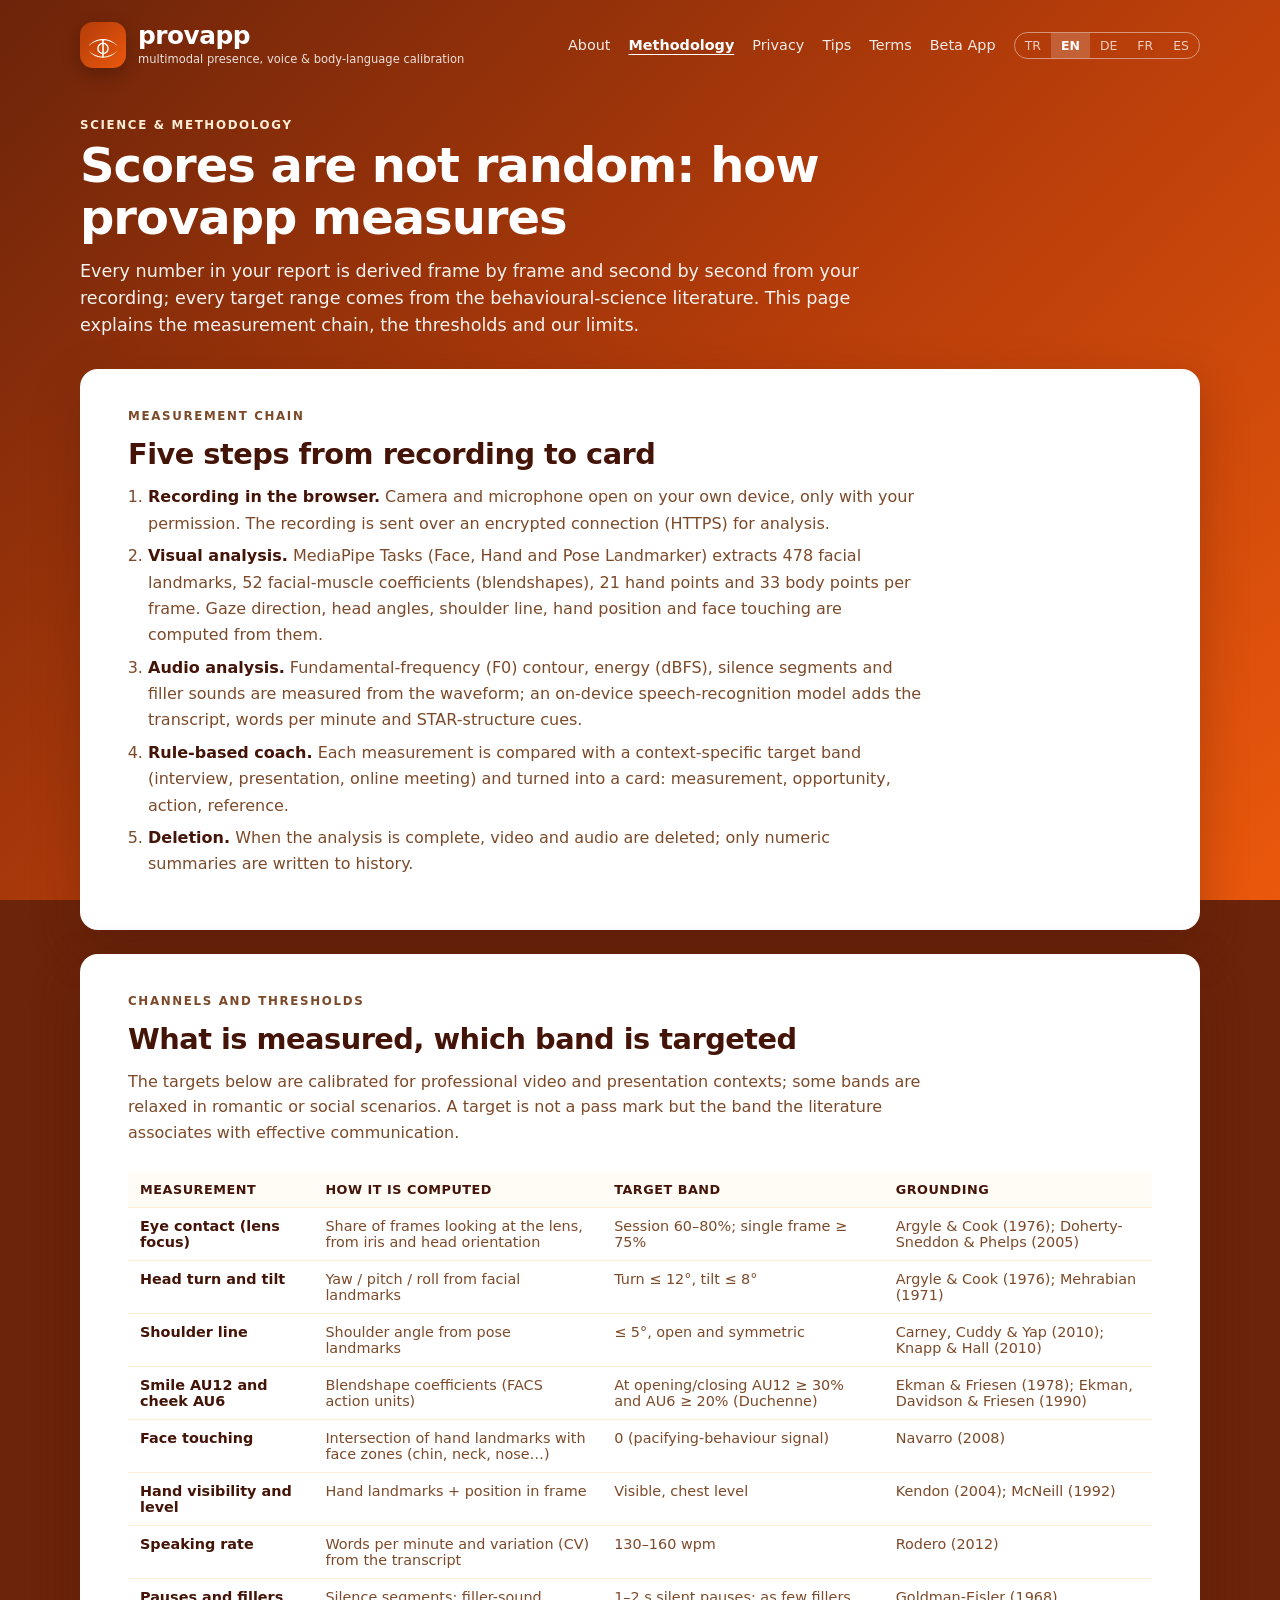
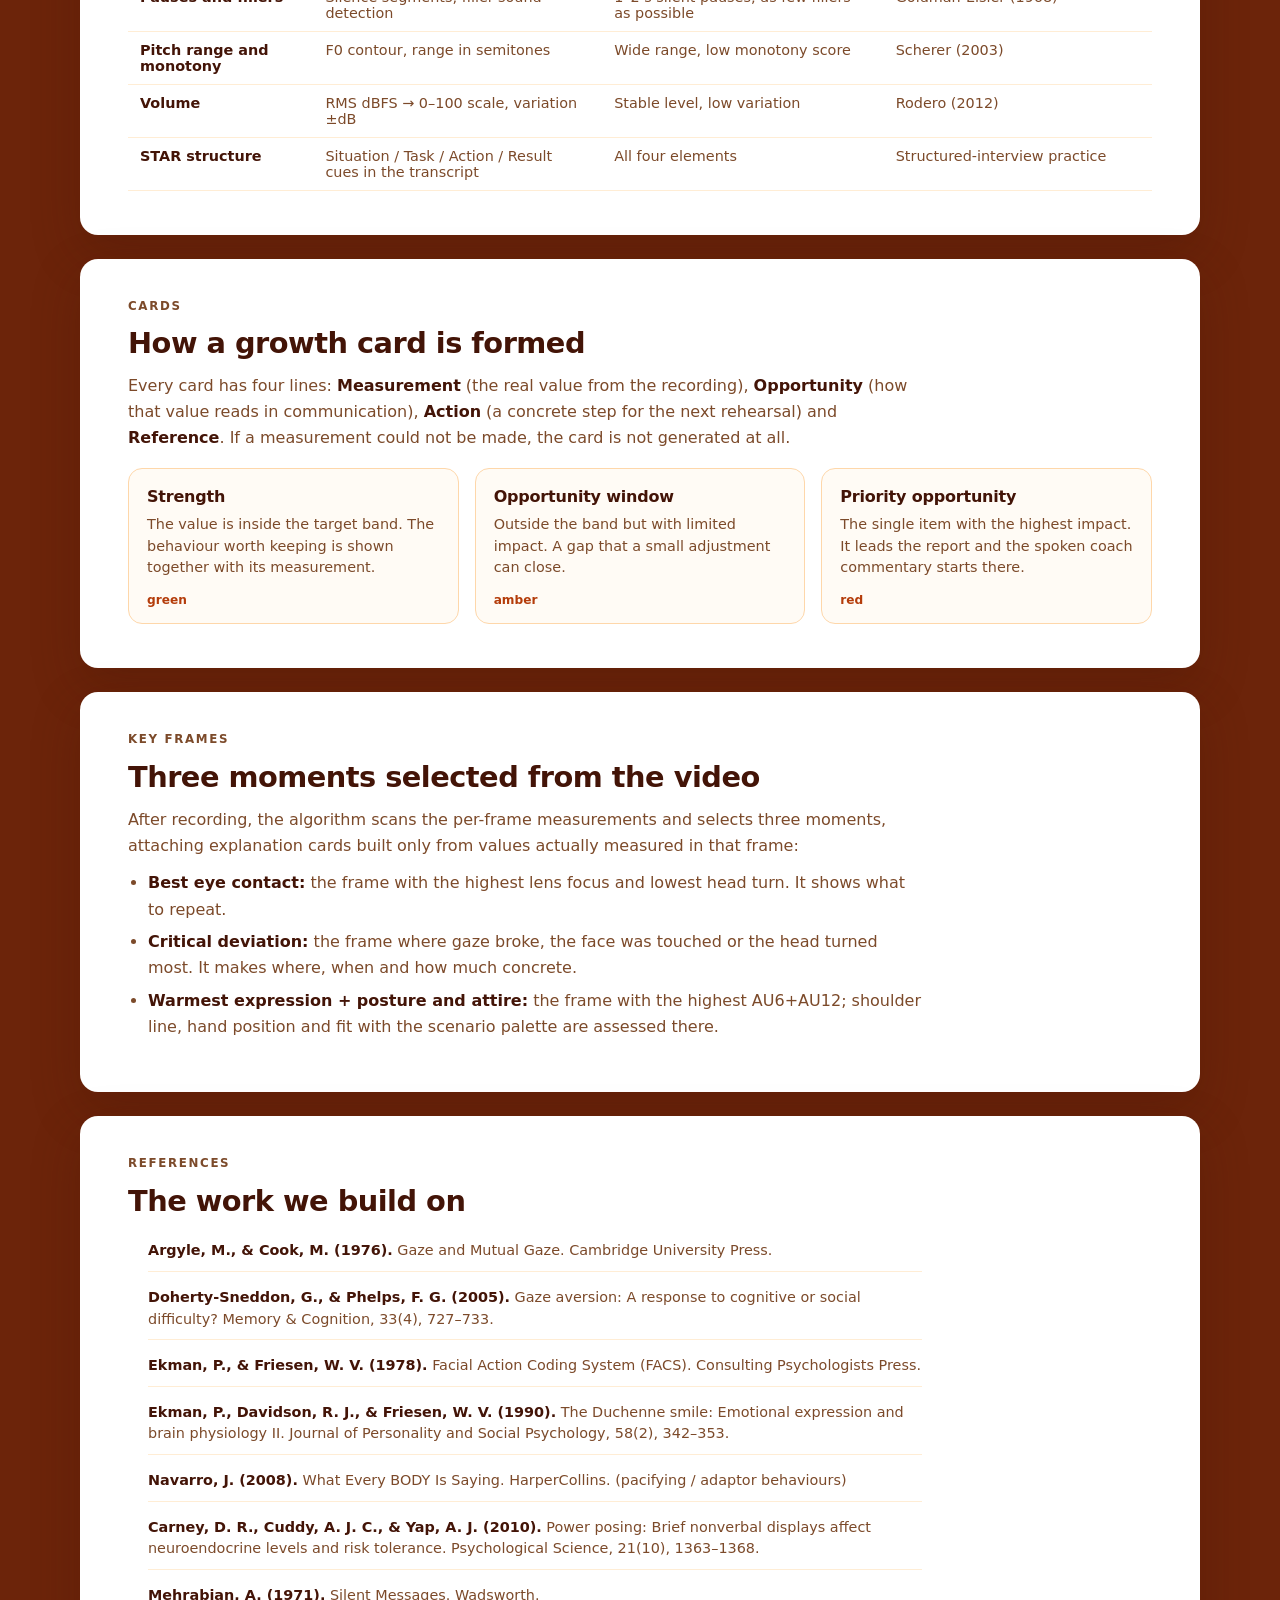
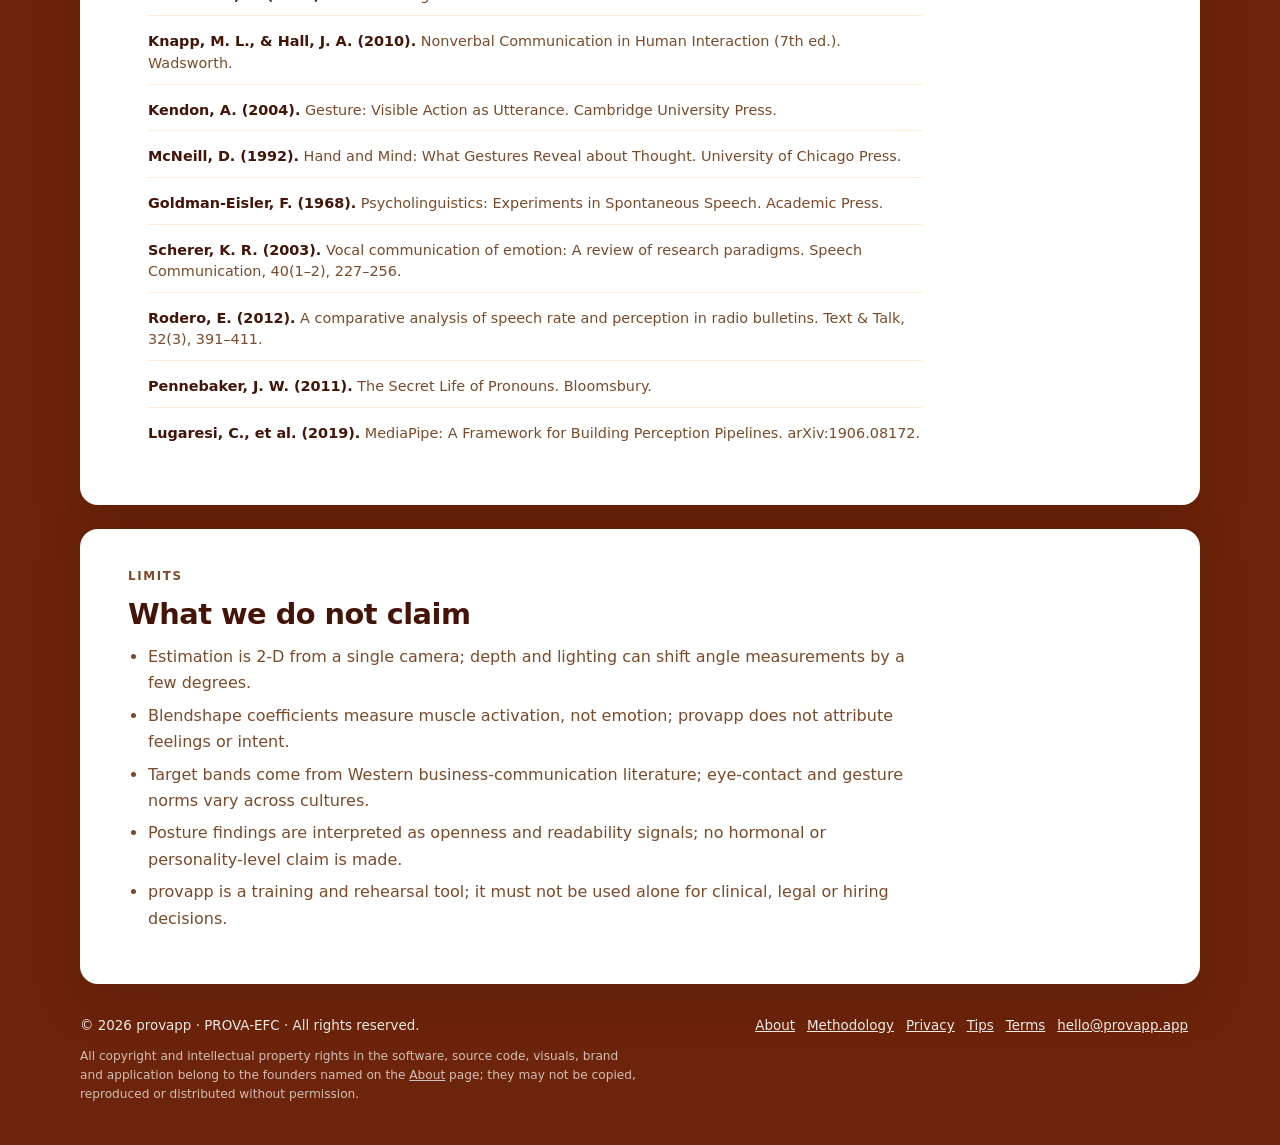
<file: methodology.html>
<!DOCTYPE html>
<html lang="en" data-ui="en">
<head>
  <meta charset="utf-8">
  <meta name="viewport" content="width=device-width, initial-scale=1">
  <title>Methodology · provapp</title>
  <meta name="description" content="How provapp measures gaze, facial action units, posture, voice and content, which target ranges it uses and which behavioural-science references ground them.">
  <meta name="theme-color" content="#6C240A">
  <link rel="icon" type="image/svg+xml" href="assets/provapp_mark.svg">
  <link rel="canonical" href="https://provapp.app/methodology.html">
  <meta property="og:type" content="website">
  <meta property="og:url" content="https://provapp.app/methodology.html">
  <meta property="og:title" content="provapp — Science &amp; Methodology">
  <meta property="og:image" content="https://provapp.app/img/shot_eval_full.png">
  <link rel="stylesheet" href="site.css">
</head>
<body>
  <header class="wrap" id="site-header"></header>
  <main class="wrap" id="site-main">
    <noscript><section class="window"><p>This page needs JavaScript to switch languages. provapp derives every metric from the actual recording using MediaPipe landmarks and audio analysis, and grounds target ranges in behavioural-science literature (Ekman &amp; Friesen, Argyle &amp; Cook, Navarro, Kendon, Goldman-Eisler, Rodero).</p></section></noscript>
  </main>
  <footer class="wrap" id="site-footer"></footer>

  <script>
  var REFS = [
    "<em>Argyle, M., &amp; Cook, M. (1976).</em> Gaze and Mutual Gaze. Cambridge University Press.",
    "<em>Doherty-Sneddon, G., &amp; Phelps, F. G. (2005).</em> Gaze aversion: A response to cognitive or social difficulty? Memory &amp; Cognition, 33(4), 727–733.",
    "<em>Ekman, P., &amp; Friesen, W. V. (1978).</em> Facial Action Coding System (FACS). Consulting Psychologists Press.",
    "<em>Ekman, P., Davidson, R. J., &amp; Friesen, W. V. (1990).</em> The Duchenne smile: Emotional expression and brain physiology II. Journal of Personality and Social Psychology, 58(2), 342–353.",
    "<em>Navarro, J. (2008).</em> What Every BODY Is Saying. HarperCollins. (pacifying / adaptor behaviours)",
    "<em>Carney, D. R., Cuddy, A. J. C., &amp; Yap, A. J. (2010).</em> Power posing: Brief nonverbal displays affect neuroendocrine levels and risk tolerance. Psychological Science, 21(10), 1363–1368.",
    "<em>Mehrabian, A. (1971).</em> Silent Messages. Wadsworth.",
    "<em>Knapp, M. L., &amp; Hall, J. A. (2010).</em> Nonverbal Communication in Human Interaction (7th ed.). Wadsworth.",
    "<em>Kendon, A. (2004).</em> Gesture: Visible Action as Utterance. Cambridge University Press.",
    "<em>McNeill, D. (1992).</em> Hand and Mind: What Gestures Reveal about Thought. University of Chicago Press.",
    "<em>Goldman-Eisler, F. (1968).</em> Psycholinguistics: Experiments in Spontaneous Speech. Academic Press.",
    "<em>Scherer, K. R. (2003).</em> Vocal communication of emotion: A review of research paradigms. Speech Communication, 40(1–2), 227–256.",
    "<em>Rodero, E. (2012).</em> A comparative analysis of speech rate and perception in radio bulletins. Text &amp; Talk, 32(3), 391–411.",
    "<em>Pennebaker, J. W. (2011).</em> The Secret Life of Pronouns. Bloomsbury.",
    "<em>Lugaresi, C., et al. (2019).</em> MediaPipe: A Framework for Building Perception Pipelines. arXiv:1906.08172."
  ];

  window.PAGE = {
    slug: "methodology",

    tr: {
      kicker: "Bilimsel metodoloji",
      title: "Puanlar rastgele değil: provapp nasıl ölçer?",
      lead: "Raporunuzdaki her sayı, kaydınızdan kare kare ve saniye saniye türetilir; her hedef aralık davranış bilimi literatüründen gelir. Bu sayfa ölçüm zincirini, eşikleri ve sınırlarımızı açıklar.",
      sections: [
        { kicker: "Ölçüm zinciri", h: "Kayıttan karta beş adım",
          blocks: [
            { type: "ol", items: [
              "<strong>Kayıt tarayıcıda.</strong> Kamera ve mikrofon yalnızca sizin izninizle, kendi cihazınızda açılır. Kayıt şifreli bağlantı (HTTPS) üzerinden analiz için gönderilir.",
              "<strong>Görsel analiz.</strong> MediaPipe Tasks (Face, Hand ve Pose Landmarker) her karede 478 yüz noktası, 52 yüz kası katsayısı (blendshape), 21 el noktası ve 33 vücut noktası çıkarır. Bakış yönü, baş açıları, omuz hattı, el konumu ve yüze dokunma buradan hesaplanır.",
              "<strong>Ses analizi.</strong> Ses dalgasından temel frekans (F0) konturu, enerji (dBFS), sessizlik segmentleri ve dolgu sesler ölçülür; yerel konuşma tanıma modeli transkript, kelime/dk ve STAR yapı ipuçlarını ekler.",
              "<strong>Kural tabanlı koç.</strong> Her ölçüm, bağlama göre (mülakat, sunum, online toplantı) belirlenmiş hedef aralığıyla karşılaştırılır ve bir karta dönüşür: ölçüm, fırsat, eylem, referans.",
              "<strong>Silme.</strong> Analiz bittiğinde video ve ses silinir; geçmişe yalnızca sayısal özetler yazılır."
            ] }
          ] },
        { kicker: "Kanallar ve eşikler", h: "Ne ölçülür, hangi aralık hedeflenir",
          blocks: [
            { type: "p", text: "Aşağıdaki hedefler profesyonel video ve sunum bağlamı için kalibre edilmiştir; romantik veya sosyal senaryolarda bazı aralıklar yumuşatılır. Hedef bir sınır değil, literatürde etkili iletişimle ilişkilendirilen banttır." },
            { type: "table", head: ["Ölçüm", "Nasıl hesaplanır", "Hedef bant", "Dayanak"], rows: [
              ["Göz teması (lens odağı)", "İris ve baş yöneliminden lense bakılan kare oranı", "Oturum %60–80; tek kare ≥ %75", "Argyle &amp; Cook (1976); Doherty-Sneddon &amp; Phelps (2005)"],
              ["Baş dönüşü ve eğimi", "Yüz noktalarından yaw / pitch / roll", "Dönüş ≤ 12°, eğim ≤ 8°", "Argyle &amp; Cook (1976); Mehrabian (1971)"],
              ["Omuz hattı", "Pose noktalarından omuz açısı", "≤ 5°, açık ve simetrik", "Carney, Cuddy &amp; Yap (2010); Knapp &amp; Hall (2010)"],
              ["Tebessüm AU12 ve yanak AU6", "Blendshape katsayıları (FACS aksiyon üniteleri)", "Açılış/kapanışta AU12 ≥ %30 ve AU6 ≥ %20 (Duchenne)", "Ekman &amp; Friesen (1978); Ekman, Davidson &amp; Friesen (1990)"],
              ["Yüze dokunma", "El noktalarının yüz bölgeleriyle kesişimi (çene, boyun, burun…)", "0 (yatıştırıcı davranış sinyali)", "Navarro (2008)"],
              ["El görünürlüğü ve seviyesi", "El noktaları + kadraj konumu", "Görünür, göğüs hizası", "Kendon (2004); McNeill (1992)"],
              ["Konuşma hızı", "Transkriptten kelime/dk ve dalgalanma (CV)", "130–160 kelime/dk", "Rodero (2012)"],
              ["Duraklama ve dolgu sesler", "Sessizlik segmentleri; dolgu ses tespiti", "1–2 sn dilsiz duraklama; dolgu mümkün olduğunca az", "Goldman-Eisler (1968)"],
              ["Perde aralığı ve monotonluk", "F0 konturu, yarım ton (st) aralığı", "Geniş aralık, düşük monotonluk skoru", "Scherer (2003)"],
              ["Ses seviyesi", "RMS dBFS → 0–100 ölçeği, dalgalanma ±dB", "Kararlı seviye, düşük dalgalanma", "Rodero (2012)"],
              ["STAR yapısı", "Transkriptte Durum / Görev / Eylem / Sonuç ipuçları", "Dört öğenin tamamı", "Yapılandırılmış mülakat yaklaşımı"]
            ] }
          ] },
        { kicker: "Kartlar", h: "Bir gelişim kartı nasıl oluşur",
          blocks: [
            { type: "p", text: "Her kart dört satırdan oluşur: <strong>Ölçüm</strong> (kayıttan gelen gerçek değer), <strong>Fırsat</strong> (bu değerin iletişimde nasıl okunduğu), <strong>Eylem</strong> (bir sonraki provada uygulanabilir somut adım) ve <strong>Referans</strong>. Bir ölçüm yapılamadıysa o kart hiç üretilmez." },
            { type: "cards", cols: 3, items: [
              { h: "Güçlü yan", p: "Değer hedef bandın içinde. Korunması gereken davranış ölçümüyle birlikte gösterilir." , metric: "yeşil" },
              { h: "Fırsat penceresi", p: "Değer hedef bandın dışında ama etkisi sınırlı. Küçük bir ayarla kapanabilecek fark.", metric: "amber" },
              { h: "Öncelikli fırsat", p: "Etkisi en yüksek tek kalem. Raporda en üstte yer alır; koçun sesli yorumu da buradan başlar.", metric: "kırmızı" }
            ] }
          ] },
        { kicker: "Anahtar kareler", h: "Videodan seçilen üç an",
          blocks: [
            { type: "p", text: "Kayıt bittiğinde algoritma, kare başına ölçümlere bakarak üç anı seçer ve her birine o karede gerçekten ölçülen değerlerle açıklama kartları ekler:" },
            { type: "ul", items: [
              "<strong>En iyi göz teması:</strong> lens odağının en yüksek, baş dönüşünün en düşük olduğu kare. Neyi tekrarlamanız gerektiğini gösterir.",
              "<strong>Kritik sapma:</strong> bakışın koptuğu, yüze dokunulan veya başın en çok döndüğü kare. Nerede, ne zaman ve ne kadar olduğunu somutlaştırır.",
              "<strong>En sıcak ifade + duruş ve kıyafet:</strong> AU6+AU12'nin en yüksek olduğu kare; omuz hattı, el konumu ve senaryo kartelasına uyum bu karede değerlendirilir."
            ] }
          ] },
        { kicker: "Kaynakça", h: "Dayandığımız çalışmalar", blocks: [ { type: "refs", items: REFS } ] },
        { kicker: "Sınırlar", h: "Neyi iddia etmiyoruz",
          blocks: [
            { type: "ul", items: [
              "Tek kameradan 2B tahmin yapılır; derinlik ve ışık koşulları açı ölçümlerini birkaç derece etkileyebilir.",
              "Yüz kası katsayıları (blendshape) duygu değil kas aktivasyonu ölçer; provapp duygu veya niyet atfetmez.",
              "Hedef bantlar Batı iş kültürü literatüründen gelir; göz teması ve jest normları kültürler arasında değişir.",
              "Duruş bulguları 'açıklık ve okunabilirlik' sinyali olarak yorumlanır; hormonal veya kişilik düzeyinde bir iddia içermez.",
              "provapp bir eğitim ve prova aracıdır; klinik, hukuki veya işe alım kararı için tek başına kullanılmamalıdır."
            ] }
          ] }
      ]
    },

    en: {
      kicker: "Science &amp; methodology",
      title: "Scores are not random: how provapp measures",
      lead: "Every number in your report is derived frame by frame and second by second from your recording; every target range comes from the behavioural-science literature. This page explains the measurement chain, the thresholds and our limits.",
      sections: [
        { kicker: "Measurement chain", h: "Five steps from recording to card",
          blocks: [
            { type: "ol", items: [
              "<strong>Recording in the browser.</strong> Camera and microphone open on your own device, only with your permission. The recording is sent over an encrypted connection (HTTPS) for analysis.",
              "<strong>Visual analysis.</strong> MediaPipe Tasks (Face, Hand and Pose Landmarker) extracts 478 facial landmarks, 52 facial-muscle coefficients (blendshapes), 21 hand points and 33 body points per frame. Gaze direction, head angles, shoulder line, hand position and face touching are computed from them.",
              "<strong>Audio analysis.</strong> Fundamental-frequency (F0) contour, energy (dBFS), silence segments and filler sounds are measured from the waveform; an on-device speech-recognition model adds the transcript, words per minute and STAR-structure cues.",
              "<strong>Rule-based coach.</strong> Each measurement is compared with a context-specific target band (interview, presentation, online meeting) and turned into a card: measurement, opportunity, action, reference.",
              "<strong>Deletion.</strong> When the analysis is complete, video and audio are deleted; only numeric summaries are written to history."
            ] }
          ] },
        { kicker: "Channels and thresholds", h: "What is measured, which band is targeted",
          blocks: [
            { type: "p", text: "The targets below are calibrated for professional video and presentation contexts; some bands are relaxed in romantic or social scenarios. A target is not a pass mark but the band the literature associates with effective communication." },
            { type: "table", head: ["Measurement", "How it is computed", "Target band", "Grounding"], rows: [
              ["Eye contact (lens focus)", "Share of frames looking at the lens, from iris and head orientation", "Session 60–80%; single frame ≥ 75%", "Argyle &amp; Cook (1976); Doherty-Sneddon &amp; Phelps (2005)"],
              ["Head turn and tilt", "Yaw / pitch / roll from facial landmarks", "Turn ≤ 12°, tilt ≤ 8°", "Argyle &amp; Cook (1976); Mehrabian (1971)"],
              ["Shoulder line", "Shoulder angle from pose landmarks", "≤ 5°, open and symmetric", "Carney, Cuddy &amp; Yap (2010); Knapp &amp; Hall (2010)"],
              ["Smile AU12 and cheek AU6", "Blendshape coefficients (FACS action units)", "At opening/closing AU12 ≥ 30% and AU6 ≥ 20% (Duchenne)", "Ekman &amp; Friesen (1978); Ekman, Davidson &amp; Friesen (1990)"],
              ["Face touching", "Intersection of hand landmarks with face zones (chin, neck, nose…)", "0 (pacifying-behaviour signal)", "Navarro (2008)"],
              ["Hand visibility and level", "Hand landmarks + position in frame", "Visible, chest level", "Kendon (2004); McNeill (1992)"],
              ["Speaking rate", "Words per minute and variation (CV) from the transcript", "130–160 wpm", "Rodero (2012)"],
              ["Pauses and fillers", "Silence segments; filler-sound detection", "1–2 s silent pauses; as few fillers as possible", "Goldman-Eisler (1968)"],
              ["Pitch range and monotony", "F0 contour, range in semitones", "Wide range, low monotony score", "Scherer (2003)"],
              ["Volume", "RMS dBFS → 0–100 scale, variation ±dB", "Stable level, low variation", "Rodero (2012)"],
              ["STAR structure", "Situation / Task / Action / Result cues in the transcript", "All four elements", "Structured-interview practice"]
            ] }
          ] },
        { kicker: "Cards", h: "How a growth card is formed",
          blocks: [
            { type: "p", text: "Every card has four lines: <strong>Measurement</strong> (the real value from the recording), <strong>Opportunity</strong> (how that value reads in communication), <strong>Action</strong> (a concrete step for the next rehearsal) and <strong>Reference</strong>. If a measurement could not be made, the card is not generated at all." },
            { type: "cards", cols: 3, items: [
              { h: "Strength", p: "The value is inside the target band. The behaviour worth keeping is shown together with its measurement.", metric: "green" },
              { h: "Opportunity window", p: "Outside the band but with limited impact. A gap that a small adjustment can close.", metric: "amber" },
              { h: "Priority opportunity", p: "The single item with the highest impact. It leads the report and the spoken coach commentary starts there.", metric: "red" }
            ] }
          ] },
        { kicker: "Key frames", h: "Three moments selected from the video",
          blocks: [
            { type: "p", text: "After recording, the algorithm scans the per-frame measurements and selects three moments, attaching explanation cards built only from values actually measured in that frame:" },
            { type: "ul", items: [
              "<strong>Best eye contact:</strong> the frame with the highest lens focus and lowest head turn. It shows what to repeat.",
              "<strong>Critical deviation:</strong> the frame where gaze broke, the face was touched or the head turned most. It makes where, when and how much concrete.",
              "<strong>Warmest expression + posture and attire:</strong> the frame with the highest AU6+AU12; shoulder line, hand position and fit with the scenario palette are assessed there."
            ] }
          ] },
        { kicker: "References", h: "The work we build on", blocks: [ { type: "refs", items: REFS } ] },
        { kicker: "Limits", h: "What we do not claim",
          blocks: [
            { type: "ul", items: [
              "Estimation is 2-D from a single camera; depth and lighting can shift angle measurements by a few degrees.",
              "Blendshape coefficients measure muscle activation, not emotion; provapp does not attribute feelings or intent.",
              "Target bands come from Western business-communication literature; eye-contact and gesture norms vary across cultures.",
              "Posture findings are interpreted as openness and readability signals; no hormonal or personality-level claim is made.",
              "provapp is a training and rehearsal tool; it must not be used alone for clinical, legal or hiring decisions."
            ] }
          ] }
      ]
    },

    de: {
      kicker: "Wissenschaft &amp; Methodik",
      title: "Keine Zufallswerte: So misst provapp",
      lead: "Jede Zahl in Ihrem Bericht wird Bild für Bild und Sekunde für Sekunde aus Ihrer Aufnahme abgeleitet; jeder Zielbereich stammt aus der verhaltenswissenschaftlichen Literatur. Diese Seite erklärt Messkette, Schwellenwerte und Grenzen.",
      sections: [
        { kicker: "Messkette", h: "Fünf Schritte von der Aufnahme zur Karte",
          blocks: [
            { type: "ol", items: [
              "<strong>Aufnahme im Browser.</strong> Kamera und Mikrofon öffnen sich nur mit Ihrer Erlaubnis auf Ihrem eigenen Gerät. Die Aufnahme wird verschlüsselt (HTTPS) zur Analyse übertragen.",
              "<strong>Visuelle Analyse.</strong> MediaPipe Tasks (Face, Hand und Pose Landmarker) extrahiert pro Bild 478 Gesichtspunkte, 52 Gesichtsmuskel-Koeffizienten (Blendshapes), 21 Handpunkte und 33 Körperpunkte. Daraus werden Blickrichtung, Kopfwinkel, Schulterlinie, Handposition und Gesichtsberührungen berechnet.",
              "<strong>Audioanalyse.</strong> Aus der Tonspur werden Grundfrequenzverlauf (F0), Energie (dBFS), Stillephasen und Füllwörter gemessen; ein lokales Spracherkennungsmodell ergänzt Transkript, Wörter pro Minute und STAR-Hinweise.",
              "<strong>Regelbasierter Coach.</strong> Jede Messung wird mit einem kontextspezifischen Zielbereich (Interview, Präsentation, Online-Meeting) verglichen und zu einer Karte: Messung, Chance, Handlung, Referenz.",
              "<strong>Löschung.</strong> Nach Abschluss der Analyse werden Video und Audio gelöscht; in die Historie gelangen nur numerische Zusammenfassungen."
            ] }
          ] },
        { kicker: "Kanäle und Schwellen", h: "Was gemessen wird, welcher Bereich angestrebt wird",
          blocks: [
            { type: "p", text: "Die folgenden Ziele sind für professionelle Video- und Präsentationskontexte kalibriert; in romantischen oder sozialen Szenarien werden einige Bereiche gelockert. Ein Ziel ist keine Bestehensgrenze, sondern der Bereich, den die Literatur mit wirksamer Kommunikation verbindet." },
            { type: "table", head: ["Messung", "Berechnung", "Zielbereich", "Grundlage"], rows: [
              ["Blickkontakt (Linsenfokus)", "Anteil der Bilder mit Blick in die Linse, aus Iris- und Kopfausrichtung", "Sitzung 60–80 %; Einzelbild ≥ 75 %", "Argyle &amp; Cook (1976); Doherty-Sneddon &amp; Phelps (2005)"],
              ["Kopfdrehung und -neigung", "Yaw / Pitch / Roll aus Gesichtspunkten", "Drehung ≤ 12°, Neigung ≤ 8°", "Argyle &amp; Cook (1976); Mehrabian (1971)"],
              ["Schulterlinie", "Schulterwinkel aus Pose-Punkten", "≤ 5°, offen und symmetrisch", "Carney, Cuddy &amp; Yap (2010); Knapp &amp; Hall (2010)"],
              ["Lächeln AU12 und Wange AU6", "Blendshape-Koeffizienten (FACS Action Units)", "Zu Beginn/Ende AU12 ≥ 30 % und AU6 ≥ 20 % (Duchenne)", "Ekman &amp; Friesen (1978); Ekman, Davidson &amp; Friesen (1990)"],
              ["Gesichtsberührung", "Schnitt der Handpunkte mit Gesichtszonen (Kinn, Hals, Nase…)", "0 (Signal beruhigender Gesten)", "Navarro (2008)"],
              ["Sichtbarkeit und Höhe der Hände", "Handpunkte + Position im Bild", "Sichtbar, Brusthöhe", "Kendon (2004); McNeill (1992)"],
              ["Sprechtempo", "Wörter pro Minute und Schwankung (CV) aus dem Transkript", "130–160 Wörter/Min.", "Rodero (2012)"],
              ["Pausen und Füllwörter", "Stillephasen; Erkennung von Fülllauten", "1–2 s stille Pausen; so wenige Füller wie möglich", "Goldman-Eisler (1968)"],
              ["Tonhöhenumfang und Monotonie", "F0-Verlauf, Umfang in Halbtönen", "Großer Umfang, niedriger Monotoniewert", "Scherer (2003)"],
              ["Lautstärke", "RMS dBFS → Skala 0–100, Schwankung ±dB", "Stabiler Pegel, geringe Schwankung", "Rodero (2012)"],
              ["STAR-Struktur", "Situation / Aufgabe / Handlung / Ergebnis im Transkript", "Alle vier Elemente", "Strukturierte Interviewpraxis"]
            ] }
          ] },
        { kicker: "Karten", h: "Wie eine Entwicklungskarte entsteht",
          blocks: [
            { type: "p", text: "Jede Karte hat vier Zeilen: <strong>Messung</strong> (der echte Wert aus der Aufnahme), <strong>Chance</strong> (wie dieser Wert in der Kommunikation gelesen wird), <strong>Handlung</strong> (ein konkreter Schritt für die nächste Probe) und <strong>Referenz</strong>. Konnte etwas nicht gemessen werden, entsteht auch keine Karte." },
            { type: "cards", cols: 3, items: [
              { h: "Stärke", p: "Der Wert liegt im Zielbereich. Das Verhalten, das es zu bewahren gilt, wird mit seinem Messwert gezeigt.", metric: "grün" },
              { h: "Entwicklungsfenster", p: "Außerhalb des Bereichs, aber mit begrenzter Wirkung. Eine Lücke, die eine kleine Anpassung schließt.", metric: "amber" },
              { h: "Prioritäre Chance", p: "Der einzelne Punkt mit der größten Wirkung. Er steht oben im Bericht; auch der gesprochene Coach beginnt dort.", metric: "rot" }
            ] }
          ] },
        { kicker: "Schlüsselbilder", h: "Drei Momente aus dem Video",
          blocks: [
            { type: "p", text: "Nach der Aufnahme durchsucht der Algorithmus die Messwerte pro Bild und wählt drei Momente; jede Erklärungskarte entsteht ausschließlich aus Werten, die in genau diesem Bild gemessen wurden:" },
            { type: "ul", items: [
              "<strong>Bester Blickkontakt:</strong> das Bild mit höchstem Linsenfokus und geringster Kopfdrehung. Es zeigt, was Sie wiederholen sollten.",
              "<strong>Kritische Abweichung:</strong> das Bild, in dem der Blick abriss, das Gesicht berührt wurde oder der Kopf am stärksten gedreht war. Wo, wann und wie viel wird konkret.",
              "<strong>Wärmster Ausdruck + Haltung und Kleidung:</strong> das Bild mit höchstem AU6+AU12; Schulterlinie, Handposition und Passung zur Szenariopalette werden hier bewertet."
            ] }
          ] },
        { kicker: "Literatur", h: "Die Arbeiten, auf die wir uns stützen", blocks: [ { type: "refs", items: REFS } ] },
        { kicker: "Grenzen", h: "Was wir nicht behaupten",
          blocks: [
            { type: "ul", items: [
              "Die Schätzung erfolgt 2-D aus einer einzelnen Kamera; Tiefe und Licht können Winkelmessungen um einige Grad verschieben.",
              "Blendshape-Koeffizienten messen Muskelaktivierung, keine Emotion; provapp schreibt keine Gefühle oder Absichten zu.",
              "Zielbereiche stammen aus der westlichen Literatur zur Geschäftskommunikation; Normen für Blickkontakt und Gestik variieren zwischen Kulturen.",
              "Haltungsbefunde werden als Signale für Offenheit und Lesbarkeit interpretiert; es gibt keine hormonellen oder persönlichkeitsbezogenen Aussagen.",
              "provapp ist ein Trainings- und Probenwerkzeug; es darf nicht allein für klinische, rechtliche oder Einstellungsentscheidungen verwendet werden."
            ] }
          ] }
      ]
    },

    fr: {
      kicker: "Science &amp; méthodologie",
      title: "Des scores qui ne doivent rien au hasard : comment provapp mesure",
      lead: "Chaque chiffre de votre rapport est dérivé image par image et seconde par seconde de votre enregistrement ; chaque plage cible provient de la littérature en sciences du comportement. Cette page détaille la chaîne de mesure, les seuils et nos limites.",
      sections: [
        { kicker: "Chaîne de mesure", h: "Cinq étapes de l'enregistrement à la carte",
          blocks: [
            { type: "ol", items: [
              "<strong>Enregistrement dans le navigateur.</strong> Caméra et micro s'ouvrent sur votre appareil, uniquement avec votre autorisation. L'enregistrement est transmis en connexion chiffrée (HTTPS) pour analyse.",
              "<strong>Analyse visuelle.</strong> MediaPipe Tasks (Face, Hand et Pose Landmarker) extrait par image 478 points du visage, 52 coefficients musculaires (blendshapes), 21 points des mains et 33 points du corps. Direction du regard, angles de la tête, ligne d'épaules, position des mains et contacts avec le visage en sont calculés.",
              "<strong>Analyse audio.</strong> Contour de la fréquence fondamentale (F0), énergie (dBFS), segments de silence et sons de remplissage sont mesurés sur l'onde ; un modèle local de reconnaissance vocale ajoute la transcription, le débit en mots/min et les indices de structure STAR.",
              "<strong>Coach à base de règles.</strong> Chaque mesure est comparée à une plage cible propre au contexte (entretien, présentation, réunion en ligne) et devient une carte : mesure, opportunité, action, référence.",
              "<strong>Suppression.</strong> Une fois l'analyse terminée, vidéo et audio sont supprimés ; seuls des résumés numériques sont écrits dans l'historique."
            ] }
          ] },
        { kicker: "Canaux et seuils", h: "Ce qui est mesuré, quelle plage est visée",
          blocks: [
            { type: "p", text: "Les cibles ci-dessous sont calibrées pour des contextes professionnels de vidéo et de présentation ; certaines plages sont assouplies dans les scénarios romantiques ou sociaux. Une cible n'est pas une note de passage mais la plage que la littérature associe à une communication efficace." },
            { type: "table", head: ["Mesure", "Calcul", "Plage cible", "Fondement"], rows: [
              ["Contact visuel (focalisation objectif)", "Part des images où le regard est dans l'objectif, d'après l'iris et l'orientation de la tête", "Séance 60–80 % ; image seule ≥ 75 %", "Argyle &amp; Cook (1976) ; Doherty-Sneddon &amp; Phelps (2005)"],
              ["Rotation et inclinaison de la tête", "Yaw / pitch / roll à partir des points du visage", "Rotation ≤ 12°, inclinaison ≤ 8°", "Argyle &amp; Cook (1976) ; Mehrabian (1971)"],
              ["Ligne d'épaules", "Angle des épaules à partir des points de pose", "≤ 5°, ouverte et symétrique", "Carney, Cuddy &amp; Yap (2010) ; Knapp &amp; Hall (2010)"],
              ["Sourire AU12 et joue AU6", "Coefficients blendshape (unités d'action FACS)", "En ouverture/clôture AU12 ≥ 30 % et AU6 ≥ 20 % (Duchenne)", "Ekman &amp; Friesen (1978) ; Ekman, Davidson &amp; Friesen (1990)"],
              ["Contact main-visage", "Intersection des points des mains avec les zones du visage (menton, cou, nez…)", "0 (signal de geste d'apaisement)", "Navarro (2008)"],
              ["Visibilité et hauteur des mains", "Points des mains + position dans le cadre", "Visibles, à hauteur de poitrine", "Kendon (2004) ; McNeill (1992)"],
              ["Débit de parole", "Mots par minute et variation (CV) d'après la transcription", "130–160 mots/min", "Rodero (2012)"],
              ["Pauses et remplissages", "Segments de silence ; détection des sons de remplissage", "Pauses silencieuses de 1–2 s ; le moins de remplissages possible", "Goldman-Eisler (1968)"],
              ["Étendue de hauteur et monotonie", "Contour F0, étendue en demi-tons", "Étendue large, faible score de monotonie", "Scherer (2003)"],
              ["Niveau sonore", "RMS dBFS → échelle 0–100, variation ±dB", "Niveau stable, faible variation", "Rodero (2012)"],
              ["Structure STAR", "Indices Situation / Tâche / Action / Résultat dans la transcription", "Les quatre éléments", "Pratique de l'entretien structuré"]
            ] }
          ] },
        { kicker: "Cartes", h: "Comment se forme une carte de progression",
          blocks: [
            { type: "p", text: "Chaque carte comporte quatre lignes : <strong>Mesure</strong> (la valeur réelle issue de l'enregistrement), <strong>Opportunité</strong> (comment cette valeur est perçue en communication), <strong>Action</strong> (un pas concret pour la prochaine répétition) et <strong>Référence</strong>. Si une mesure n'a pas pu être faite, la carte n'est pas générée." },
            { type: "cards", cols: 3, items: [
              { h: "Point fort", p: "La valeur est dans la plage cible. Le comportement à conserver est affiché avec sa mesure.", metric: "vert" },
              { h: "Fenêtre d'opportunité", p: "Hors plage mais à impact limité. Un écart qu'un petit ajustement peut combler.", metric: "ambre" },
              { h: "Opportunité prioritaire", p: "L'élément unique au plus fort impact. Il ouvre le rapport et le commentaire vocal du coach commence par lui.", metric: "rouge" }
            ] }
          ] },
        { kicker: "Images clés", h: "Trois instants choisis dans la vidéo",
          blocks: [
            { type: "p", text: "Après l'enregistrement, l'algorithme parcourt les mesures image par image et sélectionne trois instants ; chaque carte d'explication n'utilise que des valeurs réellement mesurées dans cette image :" },
            { type: "ul", items: [
              "<strong>Meilleur contact visuel :</strong> l'image où la focalisation sur l'objectif est la plus élevée et la rotation de tête la plus faible. Elle montre ce qu'il faut reproduire.",
              "<strong>Écart critique :</strong> l'image où le regard s'est détourné, où le visage a été touché ou où la tête a le plus tourné. Où, quand et combien deviennent concrets.",
              "<strong>Expression la plus chaleureuse + posture et tenue :</strong> l'image au plus fort AU6+AU12 ; ligne d'épaules, position des mains et accord avec la palette du scénario y sont évalués."
            ] }
          ] },
        { kicker: "Références", h: "Les travaux sur lesquels nous nous appuyons", blocks: [ { type: "refs", items: REFS } ] },
        { kicker: "Limites", h: "Ce que nous n'affirmons pas",
          blocks: [
            { type: "ul", items: [
              "L'estimation est en 2D à partir d'une seule caméra ; profondeur et éclairage peuvent décaler les angles de quelques degrés.",
              "Les coefficients blendshape mesurent une activation musculaire, pas une émotion ; provapp n'attribue ni sentiment ni intention.",
              "Les plages cibles proviennent de la littérature occidentale sur la communication professionnelle ; les normes de regard et de gestuelle varient selon les cultures.",
              "Les constats posturaux sont lus comme des signaux d'ouverture et de lisibilité ; aucune affirmation hormonale ou de personnalité n'est faite.",
              "provapp est un outil de formation et de répétition ; il ne doit pas servir seul à une décision clinique, juridique ou de recrutement."
            ] }
          ] }
      ]
    },

    es: {
      kicker: "Ciencia y metodología",
      title: "Las puntuaciones no son aleatorias: así mide provapp",
      lead: "Cada número de tu informe se deriva fotograma a fotograma y segundo a segundo de tu grabación; cada rango objetivo proviene de la literatura en ciencias del comportamiento. Esta página explica la cadena de medición, los umbrales y nuestros límites.",
      sections: [
        { kicker: "Cadena de medición", h: "Cinco pasos de la grabación a la tarjeta",
          blocks: [
            { type: "ol", items: [
              "<strong>Grabación en el navegador.</strong> La cámara y el micrófono se abren en tu propio dispositivo, solo con tu permiso. La grabación se envía por conexión cifrada (HTTPS) para su análisis.",
              "<strong>Análisis visual.</strong> MediaPipe Tasks (Face, Hand y Pose Landmarker) extrae por fotograma 478 puntos faciales, 52 coeficientes musculares (blendshapes), 21 puntos de las manos y 33 del cuerpo. De ahí se calculan dirección de la mirada, ángulos de la cabeza, línea de hombros, posición de las manos y toques en la cara.",
              "<strong>Análisis de audio.</strong> Se miden en la onda el contorno de la frecuencia fundamental (F0), la energía (dBFS), los segmentos de silencio y las muletillas; un modelo local de reconocimiento de voz añade transcripción, palabras por minuto y pistas de estructura STAR.",
              "<strong>Coach basado en reglas.</strong> Cada medición se compara con un rango objetivo propio del contexto (entrevista, presentación, reunión en línea) y se convierte en una tarjeta: medición, oportunidad, acción, referencia.",
              "<strong>Eliminación.</strong> Al terminar el análisis, el vídeo y el audio se eliminan; al historial solo pasan resúmenes numéricos."
            ] }
          ] },
        { kicker: "Canales y umbrales", h: "Qué se mide y qué rango se persigue",
          blocks: [
            { type: "p", text: "Los objetivos siguientes están calibrados para contextos profesionales de vídeo y presentación; en escenarios románticos o sociales algunos rangos se relajan. Un objetivo no es una nota de aprobado, sino el rango que la literatura asocia con una comunicación eficaz." },
            { type: "table", head: ["Medición", "Cómo se calcula", "Rango objetivo", "Fundamento"], rows: [
              ["Contacto visual (foco en la lente)", "Proporción de fotogramas mirando a la lente, a partir del iris y la orientación de la cabeza", "Sesión 60–80 %; fotograma ≥ 75 %", "Argyle &amp; Cook (1976); Doherty-Sneddon &amp; Phelps (2005)"],
              ["Giro e inclinación de la cabeza", "Yaw / pitch / roll a partir de los puntos faciales", "Giro ≤ 12°, inclinación ≤ 8°", "Argyle &amp; Cook (1976); Mehrabian (1971)"],
              ["Línea de hombros", "Ángulo de hombros a partir de los puntos de pose", "≤ 5°, abierta y simétrica", "Carney, Cuddy &amp; Yap (2010); Knapp &amp; Hall (2010)"],
              ["Sonrisa AU12 y mejilla AU6", "Coeficientes blendshape (unidades de acción FACS)", "En apertura/cierre AU12 ≥ 30 % y AU6 ≥ 20 % (Duchenne)", "Ekman &amp; Friesen (1978); Ekman, Davidson &amp; Friesen (1990)"],
              ["Toque en la cara", "Intersección de los puntos de las manos con zonas faciales (mentón, cuello, nariz…)", "0 (señal de conducta pacificadora)", "Navarro (2008)"],
              ["Visibilidad y altura de las manos", "Puntos de las manos + posición en el encuadre", "Visibles, a la altura del pecho", "Kendon (2004); McNeill (1992)"],
              ["Velocidad del habla", "Palabras por minuto y variación (CV) según la transcripción", "130–160 ppm", "Rodero (2012)"],
              ["Pausas y muletillas", "Segmentos de silencio; detección de muletillas", "Pausas silenciosas de 1–2 s; las menos muletillas posibles", "Goldman-Eisler (1968)"],
              ["Rango tonal y monotonía", "Contorno F0, rango en semitonos", "Rango amplio, puntuación de monotonía baja", "Scherer (2003)"],
              ["Volumen", "RMS dBFS → escala 0–100, variación ±dB", "Nivel estable, variación baja", "Rodero (2012)"],
              ["Estructura STAR", "Pistas de Situación / Tarea / Acción / Resultado en la transcripción", "Los cuatro elementos", "Práctica de entrevista estructurada"]
            ] }
          ] },
        { kicker: "Tarjetas", h: "Cómo se forma una tarjeta de crecimiento",
          blocks: [
            { type: "p", text: "Cada tarjeta tiene cuatro líneas: <strong>Medición</strong> (el valor real de la grabación), <strong>Oportunidad</strong> (cómo se lee ese valor en la comunicación), <strong>Acción</strong> (un paso concreto para el próximo ensayo) y <strong>Referencia</strong>. Si una medición no pudo realizarse, la tarjeta no se genera." },
            { type: "cards", cols: 3, items: [
              { h: "Fortaleza", p: "El valor está dentro del rango objetivo. El comportamiento que conviene mantener se muestra con su medición.", metric: "verde" },
              { h: "Ventana de oportunidad", p: "Fuera del rango pero con impacto limitado. Una brecha que un pequeño ajuste puede cerrar.", metric: "ámbar" },
              { h: "Oportunidad prioritaria", p: "El único elemento de mayor impacto. Encabeza el informe y el comentario hablado del coach comienza por él.", metric: "rojo" }
            ] }
          ] },
        { kicker: "Fotogramas clave", h: "Tres momentos seleccionados del vídeo",
          blocks: [
            { type: "p", text: "Tras la grabación, el algoritmo recorre las mediciones por fotograma y selecciona tres momentos; cada tarjeta explicativa se construye solo con valores medidos realmente en ese fotograma:" },
            { type: "ul", items: [
              "<strong>Mejor contacto visual:</strong> el fotograma con mayor foco en la lente y menor giro de cabeza. Muestra qué repetir.",
              "<strong>Desviación crítica:</strong> el fotograma en que la mirada se perdió, se tocó la cara o la cabeza giró más. Concreta dónde, cuándo y cuánto.",
              "<strong>Expresión más cálida + postura y vestimenta:</strong> el fotograma con mayor AU6+AU12; ahí se evalúan línea de hombros, posición de las manos y ajuste con la paleta del escenario."
            ] }
          ] },
        { kicker: "Referencias", h: "Los trabajos en que nos basamos", blocks: [ { type: "refs", items: REFS } ] },
        { kicker: "Límites", h: "Lo que no afirmamos",
          blocks: [
            { type: "ul", items: [
              "La estimación es 2D desde una sola cámara; la profundidad y la iluminación pueden desplazar los ángulos unos grados.",
              "Los coeficientes blendshape miden activación muscular, no emoción; provapp no atribuye sentimientos ni intenciones.",
              "Los rangos objetivo provienen de la literatura occidental sobre comunicación profesional; las normas de mirada y gesto varían entre culturas.",
              "Los hallazgos posturales se interpretan como señales de apertura y legibilidad; no se hace ninguna afirmación hormonal ni de personalidad.",
              "provapp es una herramienta de formación y ensayo; no debe usarse por sí sola para decisiones clínicas, legales o de contratación."
            ] }
          ] }
      ]
    }
  };
  </script>
  <script src="site.js"></script>
</body>
</html>
</file>
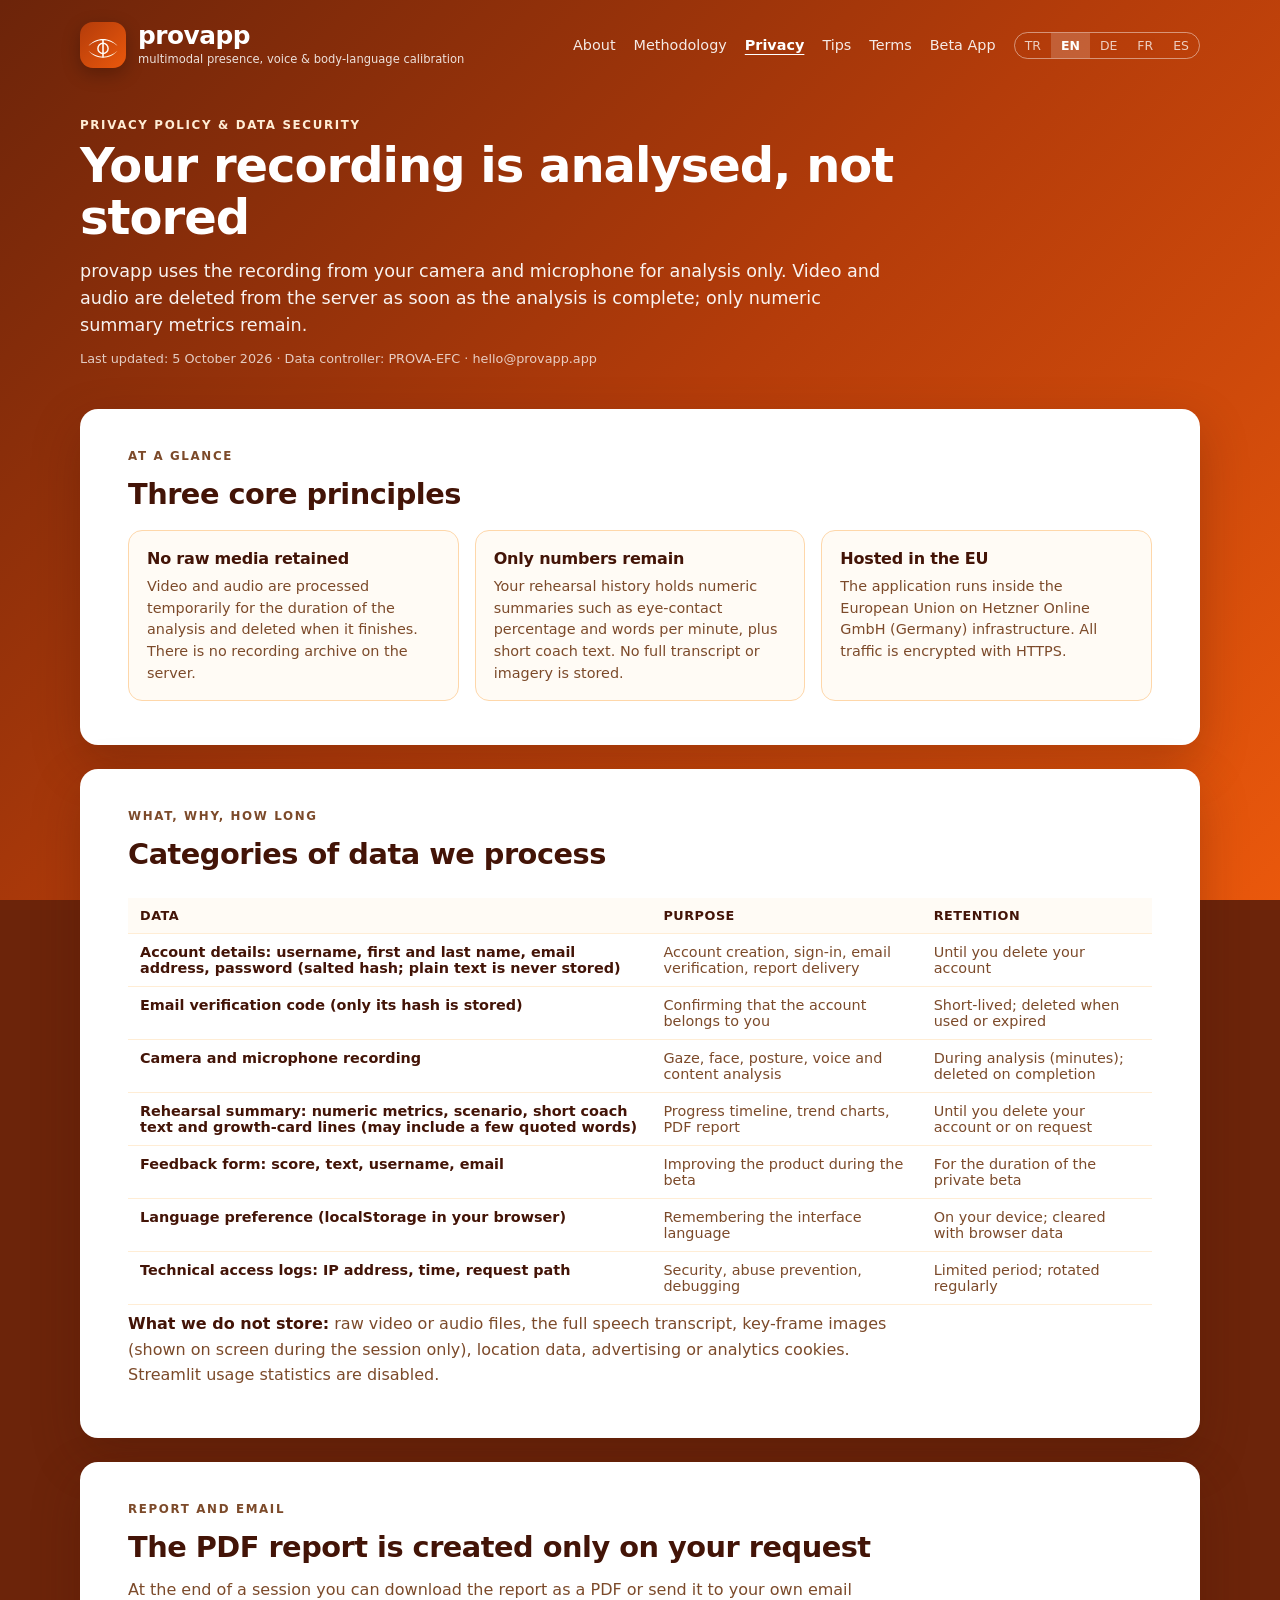
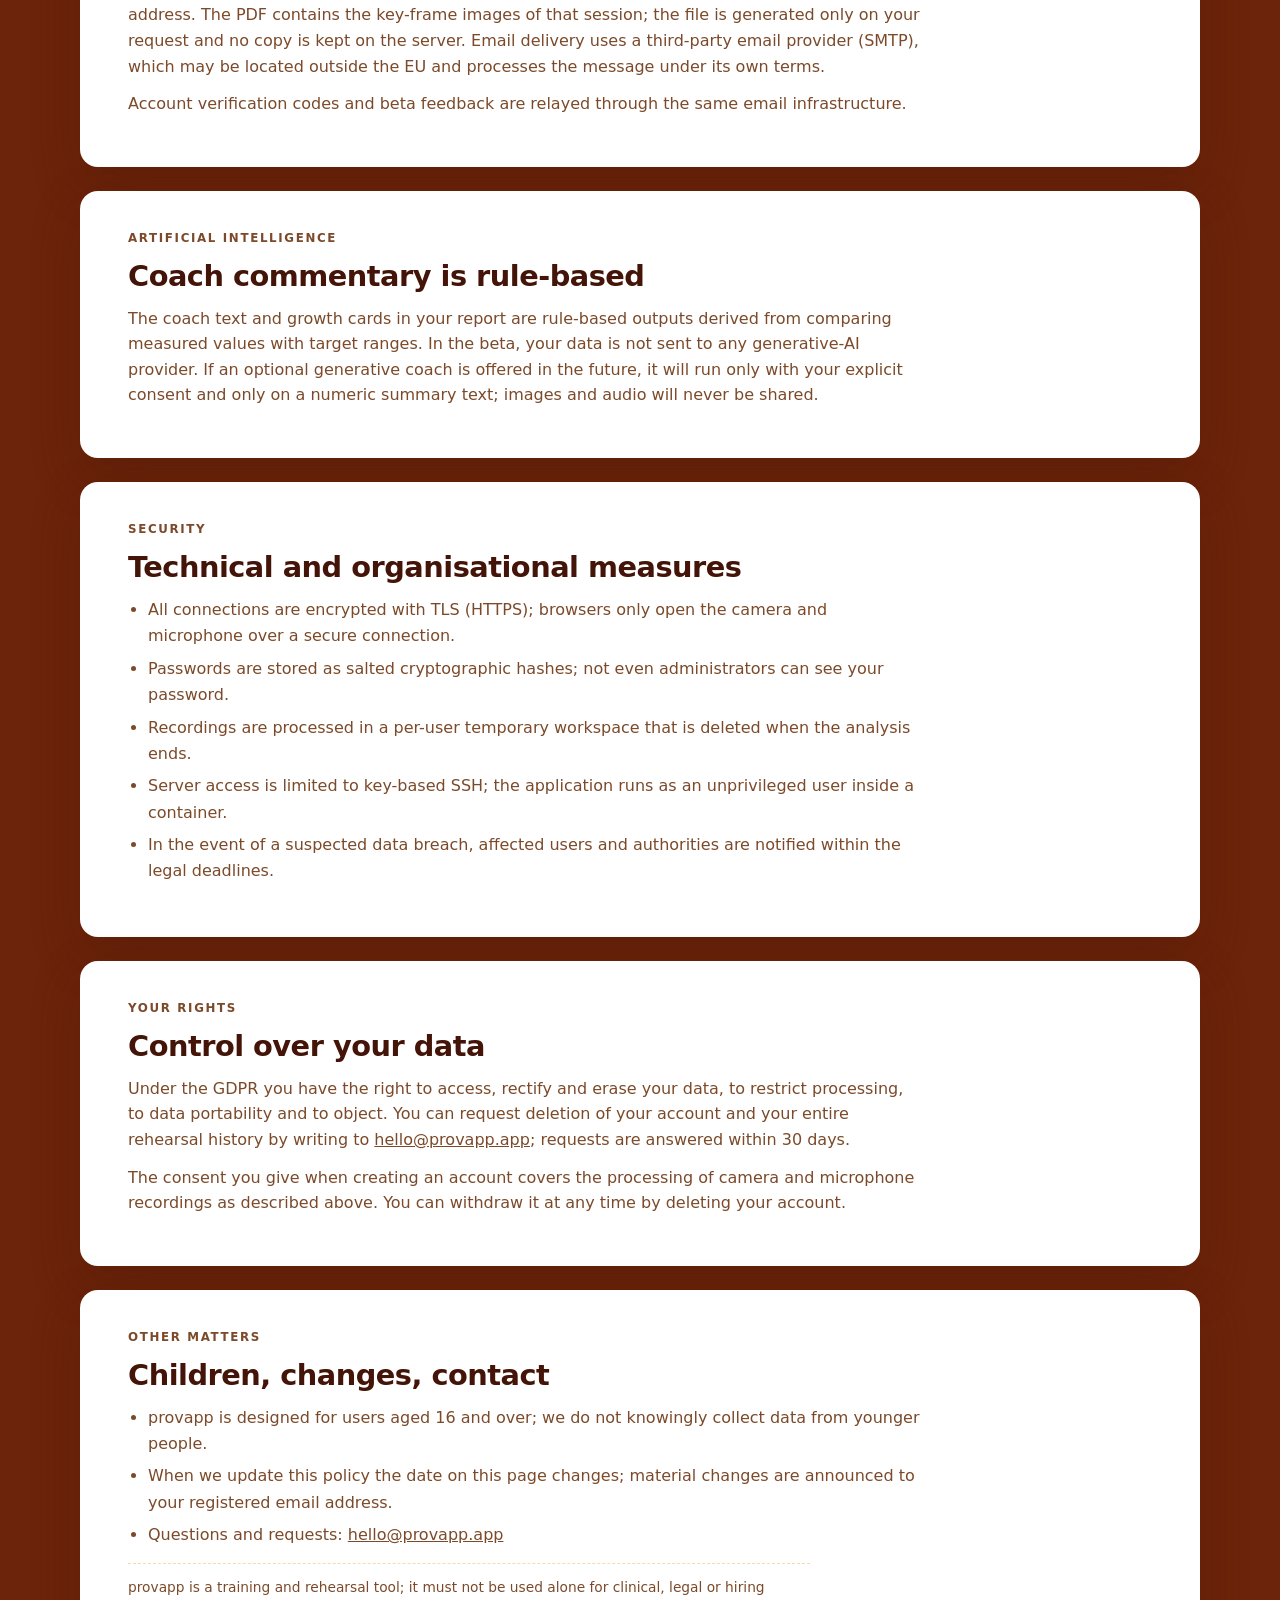
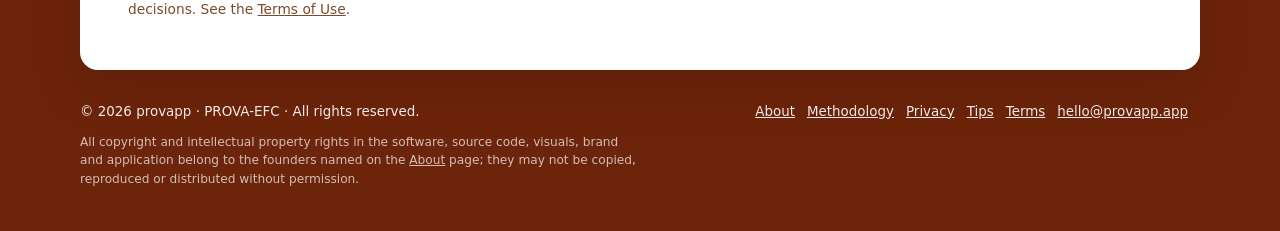
<file: privacy.html>
<!DOCTYPE html>
<html lang="en" data-ui="en">
<head>
  <meta charset="utf-8">
  <meta name="viewport" content="width=device-width, initial-scale=1">
  <title>Privacy Policy · provapp</title>
  <meta name="description" content="provapp privacy policy: camera and microphone recordings are deleted right after analysis; only numeric summaries are kept. What we store, why, for how long, and your rights.">
  <meta name="theme-color" content="#6C240A">
  <link rel="icon" type="image/svg+xml" href="assets/provapp_mark.svg">
  <link rel="canonical" href="https://provapp.app/privacy.html">
  <meta property="og:type" content="website">
  <meta property="og:url" content="https://provapp.app/privacy.html">
  <meta property="og:title" content="provapp — Privacy Policy &amp; Data Security">
  <link rel="stylesheet" href="site.css">
</head>
<body>
  <header class="wrap" id="site-header"></header>
  <main class="wrap" id="site-main">
    <noscript><section class="window"><p>This page needs JavaScript to switch languages. Summary: provapp deletes video and audio immediately after analysis and keeps only numeric summaries. Contact: hello@provapp.app</p></section></noscript>
  </main>
  <footer class="wrap" id="site-footer"></footer>

  <script>
  window.PAGE = {
    slug: "privacy",

    tr: {
      kicker: "Gizlilik politikası ve veri güvenliği",
      title: "Kaydınız analiz edilir, saklanmaz",
      lead: "provapp kameranızdan ve mikrofonunuzdan gelen kaydı yalnızca analiz için kullanır. Video ve ses, analiz tamamlanır tamamlanmaz sunucudan silinir; geriye yalnızca sayısal özet metrikler kalır.",
      updated: "Son güncelleme: 5 Ekim 2026 · Veri sorumlusu: PROVA-EFC · hello@provapp.app",
      sections: [
        { kicker: "Bir bakışta", h: "Üç temel ilke",
          blocks: [
            { type: "cards", cols: 3, items: [
              { h: "Ham medya saklanmaz", p: "Video ve ses kaydı yalnızca analiz süresince geçici olarak işlenir ve analiz bittiğinde silinir. Sunucuda kayıt arşivi yoktur." },
              { h: "Yalnızca sayılar kalır", p: "Prova geçmişinize göz teması yüzdesi, kelime/dk gibi sayısal özetler ve kısa koç metinleri yazılır. Tam transkript veya görüntü saklanmaz." },
              { h: "AB'de barındırma", p: "Uygulama Avrupa Birliği içinde, Hetzner Online GmbH (Almanya) altyapısında çalışır. Tüm trafik HTTPS ile şifrelenir." }
            ] }
          ] },
        { kicker: "Hangi veriler, neden, ne kadar", h: "İşlenen veri kategorileri",
          blocks: [
            { type: "table", head: ["Veri", "Amaç", "Saklama süresi"], rows: [
              ["Hesap bilgileri: kullanıcı adı, ad-soyad, e-posta adresi, parola (tuzlanmış özet; düz metin asla saklanmaz)", "Hesap oluşturma, giriş, e-posta doğrulama, rapor gönderimi", "Hesabınız silinene kadar"],
              ["E-posta doğrulama kodu (yalnızca özeti saklanır)", "Hesabın size ait olduğunu doğrulama", "Kısa süreli; kullanıldığında veya süresi dolduğunda silinir"],
              ["Kamera ve mikrofon kaydı", "Bakış, yüz, duruş, ses ve içerik analizi", "Analiz süresince (dakikalar); tamamlandığında silinir"],
              ["Prova özeti: sayısal metrikler, senaryo bilgisi, kısa koç metni ve gelişim kartı satırları (birkaç kelimelik alıntılar içerebilir)", "Gelişim zaman çizelgesi, trend grafikleri, PDF rapor", "Hesabınız silinene kadar veya talebiniz üzerine"],
              ["Geri bildirim formu: puan, metin, kullanıcı adı, e-posta", "Beta sürecinde ürünü geliştirme", "Kapalı beta süresince"],
              ["Dil tercihi (tarayıcınızda localStorage)", "Arayüz dilini hatırlama", "Cihazınızda; tarayıcı verilerini silince kalkar"],
              ["Teknik erişim günlükleri: IP adresi, zaman, istek yolu", "Güvenlik, kötüye kullanımı önleme, hata ayıklama", "Sınırlı süre; düzenli olarak temizlenir"]
            ] },
            { type: "p", text: "<strong>Saklamadıklarımız:</strong> ham video veya ses dosyası, tam konuşma transkripti, anahtar kare görüntüleri (yalnızca oturum sırasında ekranda gösterilir), konum verisi, reklam veya analitik çerezleri. Streamlit kullanım istatistikleri de kapalıdır." }
          ] },
        { kicker: "Rapor ve e-posta", h: "PDF raporu siz talep edince oluşur",
          blocks: [
            { type: "p", text: "Oturum sonunda raporu PDF olarak indirebilir veya kendi e-posta adresinize gönderebilirsiniz. PDF, o oturuma ait anahtar kare görüntülerini içerir; bu dosya yalnızca sizin isteğinizle oluşturulur ve sunucuda kopyası tutulmaz. E-posta gönderimi için üçüncü taraf bir e-posta sağlayıcısı (SMTP) kullanılır; bu sağlayıcı AB dışında olabilir ve iletiyi kendi hizmet koşulları çerçevesinde işler." },
            { type: "p", text: "Hesap doğrulama kodları ve beta geri bildirimleri de aynı e-posta altyapısıyla iletilir." }
          ] },
        { kicker: "Yapay zekâ", h: "Koç yorumları kural tabanlıdır",
          blocks: [
            { type: "p", text: "Raporunuzdaki koç metni ve gelişim kartları, ölçülen değerlerin hedef aralıklarla karşılaştırılmasından türetilen kural tabanlı çıktılardır. Beta sürümünde verileriniz herhangi bir üretken yapay zekâ sağlayıcısına gönderilmez. İleride isteğe bağlı bir üretken koç sunulursa, bu yalnızca açık onayınızla ve yalnızca sayısal özet metni paylaşılarak çalışacaktır; görüntü veya ses hiçbir koşulda paylaşılmaz." }
          ] },
        { kicker: "Güvenlik", h: "Teknik ve idari önlemler",
          blocks: [
            { type: "ul", items: [
              "Tüm bağlantılar TLS (HTTPS) ile şifrelenir; tarayıcı, kamera ve mikrofonu yalnızca güvenli bağlantıda açar.",
              "Parolalar tuzlanmış kriptografik özet olarak saklanır; sistem yöneticileri bile parolanızı göremez.",
              "Kayıtlar kullanıcıya özel geçici bir çalışma alanında işlenir ve analiz bittiğinde silinir.",
              "Sunucuya erişim anahtar tabanlı SSH ile sınırlıdır; uygulama ayrıcalıksız bir kullanıcıyla konteyner içinde çalışır.",
              "Veri ihlali şüphesinde etkilenen kullanıcılar ve yetkili makamlar yasal süreler içinde bilgilendirilir."
            ] }
          ] },
        { kicker: "Haklarınız", h: "Verileriniz üzerinde kontrol",
          blocks: [
            { type: "p", text: "GDPR ve KVKK kapsamında şu haklara sahipsiniz: verilerinize erişim, düzeltme, silme (unutulma), işlemeyi kısıtlama, taşınabilirlik ve itiraz. Hesabınızın ve tüm prova geçmişinizin silinmesini <a href=\"mailto:hello@provapp.app?subject=provapp%20Veri%20Talebi\">hello@provapp.app</a> adresine yazarak talep edebilirsiniz; talepler 30 gün içinde yanıtlanır." },
            { type: "p", text: "Hesap oluştururken verdiğiniz onay, kamera ve mikrofon kaydının yukarıda açıklanan şekilde işlenmesine ilişkindir. Bu onayı dilediğiniz zaman hesabınızı silerek geri alabilirsiniz." }
          ] },
        { kicker: "Diğer hususlar", h: "Çocuklar, değişiklikler, iletişim",
          blocks: [
            { type: "ul", items: [
              "provapp 16 yaş ve üzeri kullanıcılar için tasarlanmıştır; daha küçük yaştaki kişilerden bilerek veri toplamayız.",
              "Bu politikayı güncellediğimizde tarih bu sayfada değişir; önemli değişiklikler kayıtlı e-posta adresinize bildirilir.",
              "Sorular ve talepler için: <a href=\"mailto:hello@provapp.app\">hello@provapp.app</a>"
            ] },
            { type: "note", text: "provapp bir eğitim ve prova aracıdır; klinik, hukuki veya işe alım kararı için tek başına kullanılmamalıdır. Bkz. <a href=\"terms.html\">Kullanım Şartları</a>." }
          ] }
      ]
    },

    en: {
      kicker: "Privacy policy &amp; data security",
      title: "Your recording is analysed, not stored",
      lead: "provapp uses the recording from your camera and microphone for analysis only. Video and audio are deleted from the server as soon as the analysis is complete; only numeric summary metrics remain.",
      updated: "Last updated: 5 October 2026 · Data controller: PROVA-EFC · hello@provapp.app",
      sections: [
        { kicker: "At a glance", h: "Three core principles",
          blocks: [
            { type: "cards", cols: 3, items: [
              { h: "No raw media retained", p: "Video and audio are processed temporarily for the duration of the analysis and deleted when it finishes. There is no recording archive on the server." },
              { h: "Only numbers remain", p: "Your rehearsal history holds numeric summaries such as eye-contact percentage and words per minute, plus short coach text. No full transcript or imagery is stored." },
              { h: "Hosted in the EU", p: "The application runs inside the European Union on Hetzner Online GmbH (Germany) infrastructure. All traffic is encrypted with HTTPS." }
            ] }
          ] },
        { kicker: "What, why, how long", h: "Categories of data we process",
          blocks: [
            { type: "table", head: ["Data", "Purpose", "Retention"], rows: [
              ["Account details: username, first and last name, email address, password (salted hash; plain text is never stored)", "Account creation, sign-in, email verification, report delivery", "Until you delete your account"],
              ["Email verification code (only its hash is stored)", "Confirming that the account belongs to you", "Short-lived; deleted when used or expired"],
              ["Camera and microphone recording", "Gaze, face, posture, voice and content analysis", "During analysis (minutes); deleted on completion"],
              ["Rehearsal summary: numeric metrics, scenario, short coach text and growth-card lines (may include a few quoted words)", "Progress timeline, trend charts, PDF report", "Until you delete your account or on request"],
              ["Feedback form: score, text, username, email", "Improving the product during the beta", "For the duration of the private beta"],
              ["Language preference (localStorage in your browser)", "Remembering the interface language", "On your device; cleared with browser data"],
              ["Technical access logs: IP address, time, request path", "Security, abuse prevention, debugging", "Limited period; rotated regularly"]
            ] },
            { type: "p", text: "<strong>What we do not store:</strong> raw video or audio files, the full speech transcript, key-frame images (shown on screen during the session only), location data, advertising or analytics cookies. Streamlit usage statistics are disabled." }
          ] },
        { kicker: "Report and email", h: "The PDF report is created only on your request",
          blocks: [
            { type: "p", text: "At the end of a session you can download the report as a PDF or send it to your own email address. The PDF contains the key-frame images of that session; the file is generated only on your request and no copy is kept on the server. Email delivery uses a third-party email provider (SMTP), which may be located outside the EU and processes the message under its own terms." },
            { type: "p", text: "Account verification codes and beta feedback are relayed through the same email infrastructure." }
          ] },
        { kicker: "Artificial intelligence", h: "Coach commentary is rule-based",
          blocks: [
            { type: "p", text: "The coach text and growth cards in your report are rule-based outputs derived from comparing measured values with target ranges. In the beta, your data is not sent to any generative-AI provider. If an optional generative coach is offered in the future, it will run only with your explicit consent and only on a numeric summary text; images and audio will never be shared." }
          ] },
        { kicker: "Security", h: "Technical and organisational measures",
          blocks: [
            { type: "ul", items: [
              "All connections are encrypted with TLS (HTTPS); browsers only open the camera and microphone over a secure connection.",
              "Passwords are stored as salted cryptographic hashes; not even administrators can see your password.",
              "Recordings are processed in a per-user temporary workspace that is deleted when the analysis ends.",
              "Server access is limited to key-based SSH; the application runs as an unprivileged user inside a container.",
              "In the event of a suspected data breach, affected users and authorities are notified within the legal deadlines."
            ] }
          ] },
        { kicker: "Your rights", h: "Control over your data",
          blocks: [
            { type: "p", text: "Under the GDPR you have the right to access, rectify and erase your data, to restrict processing, to data portability and to object. You can request deletion of your account and your entire rehearsal history by writing to <a href=\"mailto:hello@provapp.app?subject=provapp%20Data%20Request\">hello@provapp.app</a>; requests are answered within 30 days." },
            { type: "p", text: "The consent you give when creating an account covers the processing of camera and microphone recordings as described above. You can withdraw it at any time by deleting your account." }
          ] },
        { kicker: "Other matters", h: "Children, changes, contact",
          blocks: [
            { type: "ul", items: [
              "provapp is designed for users aged 16 and over; we do not knowingly collect data from younger people.",
              "When we update this policy the date on this page changes; material changes are announced to your registered email address.",
              "Questions and requests: <a href=\"mailto:hello@provapp.app\">hello@provapp.app</a>"
            ] },
            { type: "note", text: "provapp is a training and rehearsal tool; it must not be used alone for clinical, legal or hiring decisions. See the <a href=\"terms.html\">Terms of Use</a>." }
          ] }
      ]
    },

    de: {
      kicker: "Datenschutz &amp; Datensicherheit",
      title: "Ihre Aufnahme wird analysiert, nicht gespeichert",
      lead: "provapp verwendet die Aufnahme Ihrer Kamera und Ihres Mikrofons ausschließlich zur Analyse. Video und Audio werden sofort nach Abschluss der Analyse vom Server gelöscht; es bleiben nur numerische Zusammenfassungen.",
      updated: "Zuletzt aktualisiert: 5. Oktober 2026 · Verantwortlicher: PROVA-EFC · hello@provapp.app",
      sections: [
        { kicker: "Auf einen Blick", h: "Drei Grundprinzipien",
          blocks: [
            { type: "cards", cols: 3, items: [
              { h: "Keine Rohmedien gespeichert", p: "Video und Audio werden nur für die Dauer der Analyse vorübergehend verarbeitet und danach gelöscht. Es gibt kein Aufnahmearchiv auf dem Server." },
              { h: "Nur Zahlen bleiben", p: "In Ihrer Probenhistorie stehen numerische Zusammenfassungen wie Blickkontakt-Anteil oder Wörter pro Minute sowie kurze Coach-Texte. Kein vollständiges Transkript, keine Bilder." },
              { h: "Hosting in der EU", p: "Die Anwendung läuft innerhalb der Europäischen Union auf Infrastruktur der Hetzner Online GmbH (Deutschland). Der gesamte Datenverkehr ist per HTTPS verschlüsselt." }
            ] }
          ] },
        { kicker: "Was, warum, wie lange", h: "Verarbeitete Datenkategorien",
          blocks: [
            { type: "table", head: ["Daten", "Zweck", "Speicherdauer"], rows: [
              ["Kontodaten: Benutzername, Vor- und Nachname, E-Mail-Adresse, Passwort (gesalzener Hash; niemals im Klartext)", "Kontoerstellung, Anmeldung, E-Mail-Bestätigung, Berichtversand", "Bis zur Löschung Ihres Kontos"],
              ["E-Mail-Bestätigungscode (nur als Hash gespeichert)", "Nachweis, dass das Konto Ihnen gehört", "Kurzlebig; gelöscht nach Verwendung oder Ablauf"],
              ["Kamera- und Mikrofonaufnahme", "Analyse von Blick, Gesicht, Haltung, Stimme und Inhalt", "Während der Analyse (Minuten); danach gelöscht"],
              ["Probenzusammenfassung: numerische Metriken, Szenario, kurzer Coach-Text und Zeilen der Entwicklungskarten (können einzelne zitierte Wörter enthalten)", "Entwicklungsverlauf, Trenddiagramme, PDF-Bericht", "Bis zur Kontolöschung oder auf Anfrage"],
              ["Feedback-Formular: Bewertung, Text, Benutzername, E-Mail", "Produktverbesserung während der Beta", "Für die Dauer der geschlossenen Beta"],
              ["Spracheinstellung (localStorage im Browser)", "Merken der Oberflächensprache", "Auf Ihrem Gerät; mit Browserdaten gelöscht"],
              ["Technische Zugriffsprotokolle: IP-Adresse, Zeit, Anfragepfad", "Sicherheit, Missbrauchsprävention, Fehlersuche", "Begrenzter Zeitraum; regelmäßig rotiert"]
            ] },
            { type: "p", text: "<strong>Was wir nicht speichern:</strong> Video- oder Audiodateien, das vollständige Transkript, Schlüsselbilder (nur während der Sitzung am Bildschirm), Standortdaten, Werbe- oder Analyse-Cookies. Streamlit-Nutzungsstatistiken sind deaktiviert." }
          ] },
        { kicker: "Bericht und E-Mail", h: "Der PDF-Bericht entsteht nur auf Ihren Wunsch",
          blocks: [
            { type: "p", text: "Am Ende einer Sitzung können Sie den Bericht als PDF herunterladen oder an Ihre eigene E-Mail-Adresse senden. Das PDF enthält die Schlüsselbilder dieser Sitzung; die Datei wird nur auf Ihre Anforderung erzeugt, eine Kopie verbleibt nicht auf dem Server. Für den Versand wird ein externer E-Mail-Anbieter (SMTP) genutzt, der sich außerhalb der EU befinden kann und die Nachricht nach eigenen Bedingungen verarbeitet." },
            { type: "p", text: "Bestätigungscodes und Beta-Feedback laufen über dieselbe E-Mail-Infrastruktur." }
          ] },
        { kicker: "Künstliche Intelligenz", h: "Coach-Kommentare sind regelbasiert",
          blocks: [
            { type: "p", text: "Coach-Text und Entwicklungskarten in Ihrem Bericht sind regelbasierte Ausgaben aus dem Vergleich von Messwerten mit Zielbereichen. In der Beta werden Ihre Daten an keinen Anbieter generativer KI gesendet. Sollte künftig ein optionaler generativer Coach angeboten werden, läuft er nur mit Ihrer ausdrücklichen Zustimmung und ausschließlich auf einer numerischen Zusammenfassung; Bilder und Audio werden niemals weitergegeben." }
          ] },
        { kicker: "Sicherheit", h: "Technische und organisatorische Maßnahmen",
          blocks: [
            { type: "ul", items: [
              "Alle Verbindungen sind per TLS (HTTPS) verschlüsselt; Browser öffnen Kamera und Mikrofon nur über eine sichere Verbindung.",
              "Passwörter werden als gesalzene kryptografische Hashes gespeichert; auch Administratoren können Ihr Passwort nicht sehen.",
              "Aufnahmen werden in einem benutzerspezifischen temporären Arbeitsbereich verarbeitet, der nach der Analyse gelöscht wird.",
              "Der Serverzugriff ist auf schlüsselbasiertes SSH beschränkt; die Anwendung läuft als unprivilegierter Benutzer in einem Container.",
              "Bei Verdacht auf eine Datenschutzverletzung werden Betroffene und Behörden innerhalb der gesetzlichen Fristen informiert."
            ] }
          ] },
        { kicker: "Ihre Rechte", h: "Kontrolle über Ihre Daten",
          blocks: [
            { type: "p", text: "Nach der DSGVO haben Sie das Recht auf Auskunft, Berichtigung, Löschung, Einschränkung der Verarbeitung, Datenübertragbarkeit und Widerspruch. Die Löschung Ihres Kontos und Ihrer gesamten Probenhistorie können Sie per E-Mail an <a href=\"mailto:hello@provapp.app?subject=provapp%20Datenanfrage\">hello@provapp.app</a> beantragen; Anfragen werden innerhalb von 30 Tagen beantwortet." },
            { type: "p", text: "Die bei der Kontoerstellung erteilte Einwilligung bezieht sich auf die oben beschriebene Verarbeitung von Kamera- und Mikrofonaufnahmen. Sie können sie jederzeit durch Löschen Ihres Kontos widerrufen." }
          ] },
        { kicker: "Sonstiges", h: "Kinder, Änderungen, Kontakt",
          blocks: [
            { type: "ul", items: [
              "provapp richtet sich an Nutzer ab 16 Jahren; von jüngeren Personen erheben wir wissentlich keine Daten.",
              "Bei Aktualisierungen dieser Richtlinie ändert sich das Datum auf dieser Seite; wesentliche Änderungen werden an Ihre registrierte E-Mail-Adresse gemeldet.",
              "Fragen und Anfragen: <a href=\"mailto:hello@provapp.app\">hello@provapp.app</a>"
            ] },
            { type: "note", text: "provapp ist ein Trainings- und Probenwerkzeug; es darf nicht allein für klinische, rechtliche oder Einstellungsentscheidungen verwendet werden. Siehe <a href=\"terms.html\">Nutzungsbedingungen</a>." }
          ] }
      ]
    },

    fr: {
      kicker: "Politique de confidentialité et sécurité des données",
      title: "Votre enregistrement est analysé, pas conservé",
      lead: "provapp utilise l'enregistrement de votre caméra et de votre micro uniquement pour l'analyse. Vidéo et audio sont supprimés du serveur dès la fin de l'analyse ; seuls des indicateurs numériques résumés subsistent.",
      updated: "Dernière mise à jour : 5 octobre 2026 · Responsable du traitement : PROVA-EFC · hello@provapp.app",
      sections: [
        { kicker: "En un coup d'œil", h: "Trois principes fondamentaux",
          blocks: [
            { type: "cards", cols: 3, items: [
              { h: "Aucun média brut conservé", p: "Vidéo et audio sont traités temporairement pendant l'analyse puis supprimés. Il n'existe aucune archive d'enregistrements sur le serveur." },
              { h: "Seuls les chiffres restent", p: "Votre historique contient des résumés numériques (taux de contact visuel, mots par minute…) et de courts textes du coach. Aucune transcription complète ni image n'est conservée." },
              { h: "Hébergement dans l'UE", p: "L'application fonctionne au sein de l'Union européenne sur l'infrastructure de Hetzner Online GmbH (Allemagne). Tout le trafic est chiffré en HTTPS." }
            ] }
          ] },
        { kicker: "Quoi, pourquoi, combien de temps", h: "Catégories de données traitées",
          blocks: [
            { type: "table", head: ["Données", "Finalité", "Durée de conservation"], rows: [
              ["Données de compte : identifiant, nom et prénom, adresse e-mail, mot de passe (hachage salé ; jamais en clair)", "Création du compte, connexion, vérification de l'e-mail, envoi du rapport", "Jusqu'à la suppression de votre compte"],
              ["Code de vérification e-mail (seul le hachage est conservé)", "Confirmer que le compte vous appartient", "Courte durée ; supprimé après usage ou expiration"],
              ["Enregistrement caméra et micro", "Analyse du regard, du visage, de la posture, de la voix et du contenu", "Pendant l'analyse (quelques minutes) ; supprimé ensuite"],
              ["Résumé de répétition : métriques numériques, scénario, court texte du coach et lignes des cartes (quelques mots cités possibles)", "Frise de progression, graphiques de tendance, rapport PDF", "Jusqu'à la suppression du compte ou sur demande"],
              ["Formulaire de retour : note, texte, identifiant, e-mail", "Amélioration du produit pendant la bêta", "Pendant la durée de la bêta privée"],
              ["Préférence de langue (localStorage du navigateur)", "Mémoriser la langue de l'interface", "Sur votre appareil ; effacée avec les données du navigateur"],
              ["Journaux techniques d'accès : adresse IP, horodatage, chemin de requête", "Sécurité, prévention des abus, débogage", "Durée limitée ; rotation régulière"]
            ] },
            { type: "p", text: "<strong>Ce que nous ne conservons pas :</strong> fichiers vidéo ou audio bruts, transcription complète, images clés (affichées seulement pendant la session), données de localisation, cookies publicitaires ou analytiques. Les statistiques d'usage Streamlit sont désactivées." }
          ] },
        { kicker: "Rapport et e-mail", h: "Le rapport PDF n'est créé qu'à votre demande",
          blocks: [
            { type: "p", text: "En fin de session, vous pouvez télécharger le rapport en PDF ou l'envoyer à votre propre adresse e-mail. Le PDF contient les images clés de la session ; il est généré uniquement à votre demande et aucune copie n'est gardée sur le serveur. L'envoi passe par un prestataire e-mail tiers (SMTP), qui peut être situé hors de l'UE et traite le message selon ses propres conditions." },
            { type: "p", text: "Les codes de vérification et les retours de la bêta transitent par la même infrastructure e-mail." }
          ] },
        { kicker: "Intelligence artificielle", h: "Les commentaires du coach sont fondés sur des règles",
          blocks: [
            { type: "p", text: "Le texte du coach et les cartes de progression sont des sorties à base de règles, issues de la comparaison des valeurs mesurées avec des plages cibles. Pendant la bêta, vos données ne sont transmises à aucun fournisseur d'IA générative. Si un coach génératif optionnel est proposé à l'avenir, il ne fonctionnera qu'avec votre consentement explicite et uniquement sur un résumé numérique ; images et audio ne seront jamais partagés." }
          ] },
        { kicker: "Sécurité", h: "Mesures techniques et organisationnelles",
          blocks: [
            { type: "ul", items: [
              "Toutes les connexions sont chiffrées en TLS (HTTPS) ; les navigateurs n'ouvrent caméra et micro qu'en connexion sécurisée.",
              "Les mots de passe sont stockés sous forme de hachages cryptographiques salés ; même les administrateurs ne peuvent pas les lire.",
              "Les enregistrements sont traités dans un espace temporaire propre à chaque utilisateur, supprimé à la fin de l'analyse.",
              "L'accès au serveur est limité au SSH par clé ; l'application tourne sous un utilisateur non privilégié dans un conteneur.",
              "En cas de suspicion de violation de données, les personnes concernées et les autorités sont informées dans les délais légaux."
            ] }
          ] },
        { kicker: "Vos droits", h: "Le contrôle de vos données",
          blocks: [
            { type: "p", text: "Au titre du RGPD, vous disposez des droits d'accès, de rectification, d'effacement, de limitation du traitement, de portabilité et d'opposition. Vous pouvez demander la suppression de votre compte et de tout votre historique en écrivant à <a href=\"mailto:hello@provapp.app?subject=provapp%20Demande%20de%20donn%C3%A9es\">hello@provapp.app</a> ; les demandes sont traitées sous 30 jours." },
            { type: "p", text: "Le consentement donné à la création du compte porte sur le traitement des enregistrements caméra et micro décrit ci-dessus. Vous pouvez le retirer à tout moment en supprimant votre compte." }
          ] },
        { kicker: "Autres points", h: "Mineurs, modifications, contact",
          blocks: [
            { type: "ul", items: [
              "provapp s'adresse aux utilisateurs de 16 ans et plus ; nous ne collectons pas sciemment de données de personnes plus jeunes.",
              "Lorsque cette politique est mise à jour, la date change sur cette page ; les changements importants sont annoncés à votre adresse e-mail enregistrée.",
              "Questions et demandes : <a href=\"mailto:hello@provapp.app\">hello@provapp.app</a>"
            ] },
            { type: "note", text: "provapp est un outil de formation et de répétition ; il ne doit pas servir seul à une décision clinique, juridique ou de recrutement. Voir les <a href=\"terms.html\">Conditions d'utilisation</a>." }
          ] }
      ]
    },

    es: {
      kicker: "Política de privacidad y seguridad de datos",
      title: "Tu grabación se analiza, no se almacena",
      lead: "provapp utiliza la grabación de tu cámara y micrófono únicamente para el análisis. El vídeo y el audio se eliminan del servidor en cuanto termina el análisis; solo quedan métricas numéricas resumidas.",
      updated: "Última actualización: 5 de octubre de 2026 · Responsable del tratamiento: PROVA-EFC · hello@provapp.app",
      sections: [
        { kicker: "De un vistazo", h: "Tres principios básicos",
          blocks: [
            { type: "cards", cols: 3, items: [
              { h: "No se conservan medios en bruto", p: "El vídeo y el audio se procesan temporalmente durante el análisis y se eliminan al terminar. No existe un archivo de grabaciones en el servidor." },
              { h: "Solo quedan números", p: "Tu historial guarda resúmenes numéricos como el porcentaje de contacto visual o las palabras por minuto, más textos breves del coach. No se almacena transcripción completa ni imágenes." },
              { h: "Alojado en la UE", p: "La aplicación funciona dentro de la Unión Europea en infraestructura de Hetzner Online GmbH (Alemania). Todo el tráfico va cifrado por HTTPS." }
            ] }
          ] },
        { kicker: "Qué, por qué, cuánto tiempo", h: "Categorías de datos tratados",
          blocks: [
            { type: "table", head: ["Datos", "Finalidad", "Conservación"], rows: [
              ["Datos de cuenta: nombre de usuario, nombre y apellidos, correo electrónico, contraseña (hash con sal; nunca en texto plano)", "Creación de cuenta, inicio de sesión, verificación de correo, envío de informes", "Hasta que elimines tu cuenta"],
              ["Código de verificación de correo (solo se guarda su hash)", "Confirmar que la cuenta es tuya", "Corta duración; se elimina al usarse o caducar"],
              ["Grabación de cámara y micrófono", "Análisis de mirada, rostro, postura, voz y contenido", "Durante el análisis (minutos); se elimina al terminar"],
              ["Resumen del ensayo: métricas numéricas, escenario, texto breve del coach y líneas de las tarjetas (pueden incluir unas pocas palabras citadas)", "Línea de progreso, gráficos de tendencia, informe PDF", "Hasta que elimines tu cuenta o lo solicites"],
              ["Formulario de comentarios: puntuación, texto, usuario, correo", "Mejorar el producto durante la beta", "Durante la beta privada"],
              ["Preferencia de idioma (localStorage del navegador)", "Recordar el idioma de la interfaz", "En tu dispositivo; se borra con los datos del navegador"],
              ["Registros técnicos de acceso: dirección IP, hora, ruta de la solicitud", "Seguridad, prevención de abusos, depuración", "Periodo limitado; rotación periódica"]
            ] },
            { type: "p", text: "<strong>Lo que no almacenamos:</strong> archivos de vídeo o audio en bruto, la transcripción completa, imágenes de fotogramas clave (solo se muestran en pantalla durante la sesión), datos de ubicación, cookies publicitarias o analíticas. Las estadísticas de uso de Streamlit están desactivadas." }
          ] },
        { kicker: "Informe y correo", h: "El informe PDF se crea solo a petición tuya",
          blocks: [
            { type: "p", text: "Al final de la sesión puedes descargar el informe en PDF o enviarlo a tu propia dirección de correo. El PDF contiene las imágenes clave de esa sesión; se genera solo a petición tuya y no se guarda copia en el servidor. El envío usa un proveedor de correo externo (SMTP), que puede estar fuera de la UE y trata el mensaje según sus propias condiciones." },
            { type: "p", text: "Los códigos de verificación y los comentarios de la beta se envían por la misma infraestructura de correo." }
          ] },
        { kicker: "Inteligencia artificial", h: "Los comentarios del coach se basan en reglas",
          blocks: [
            { type: "p", text: "El texto del coach y las tarjetas de crecimiento son salidas basadas en reglas, derivadas de comparar los valores medidos con rangos objetivo. Durante la beta, tus datos no se envían a ningún proveedor de IA generativa. Si en el futuro se ofrece un coach generativo opcional, funcionará solo con tu consentimiento explícito y únicamente sobre un resumen numérico; imágenes y audio nunca se compartirán." }
          ] },
        { kicker: "Seguridad", h: "Medidas técnicas y organizativas",
          blocks: [
            { type: "ul", items: [
              "Todas las conexiones van cifradas con TLS (HTTPS); los navegadores solo abren cámara y micrófono en conexiones seguras.",
              "Las contraseñas se guardan como hashes criptográficos con sal; ni los administradores pueden ver tu contraseña.",
              "Las grabaciones se procesan en un espacio temporal por usuario que se elimina al terminar el análisis.",
              "El acceso al servidor se limita a SSH con clave; la aplicación se ejecuta como usuario sin privilegios dentro de un contenedor.",
              "Ante la sospecha de una brecha de datos, se notifica a los usuarios afectados y a las autoridades dentro de los plazos legales."
            ] }
          ] },
        { kicker: "Tus derechos", h: "Control sobre tus datos",
          blocks: [
            { type: "p", text: "Conforme al RGPD tienes derecho de acceso, rectificación, supresión, limitación del tratamiento, portabilidad y oposición. Puedes solicitar la eliminación de tu cuenta y de todo tu historial escribiendo a <a href=\"mailto:hello@provapp.app?subject=provapp%20Solicitud%20de%20datos\">hello@provapp.app</a>; las solicitudes se responden en un plazo de 30 días." },
            { type: "p", text: "El consentimiento que das al crear la cuenta cubre el tratamiento de las grabaciones de cámara y micrófono descrito arriba. Puedes retirarlo en cualquier momento eliminando tu cuenta." }
          ] },
        { kicker: "Otros aspectos", h: "Menores, cambios, contacto",
          blocks: [
            { type: "ul", items: [
              "provapp está diseñado para usuarios de 16 años o más; no recopilamos a sabiendas datos de personas más jóvenes.",
              "Cuando actualizamos esta política, cambia la fecha de esta página; los cambios relevantes se comunican a tu correo registrado.",
              "Preguntas y solicitudes: <a href=\"mailto:hello@provapp.app\">hello@provapp.app</a>"
            ] },
            { type: "note", text: "provapp es una herramienta de formación y ensayo; no debe usarse por sí sola para decisiones clínicas, legales o de contratación. Consulta los <a href=\"terms.html\">Términos de uso</a>." }
          ] }
      ]
    }
  };
  </script>
  <script src="site.js"></script>
</body>
</html>
</file>
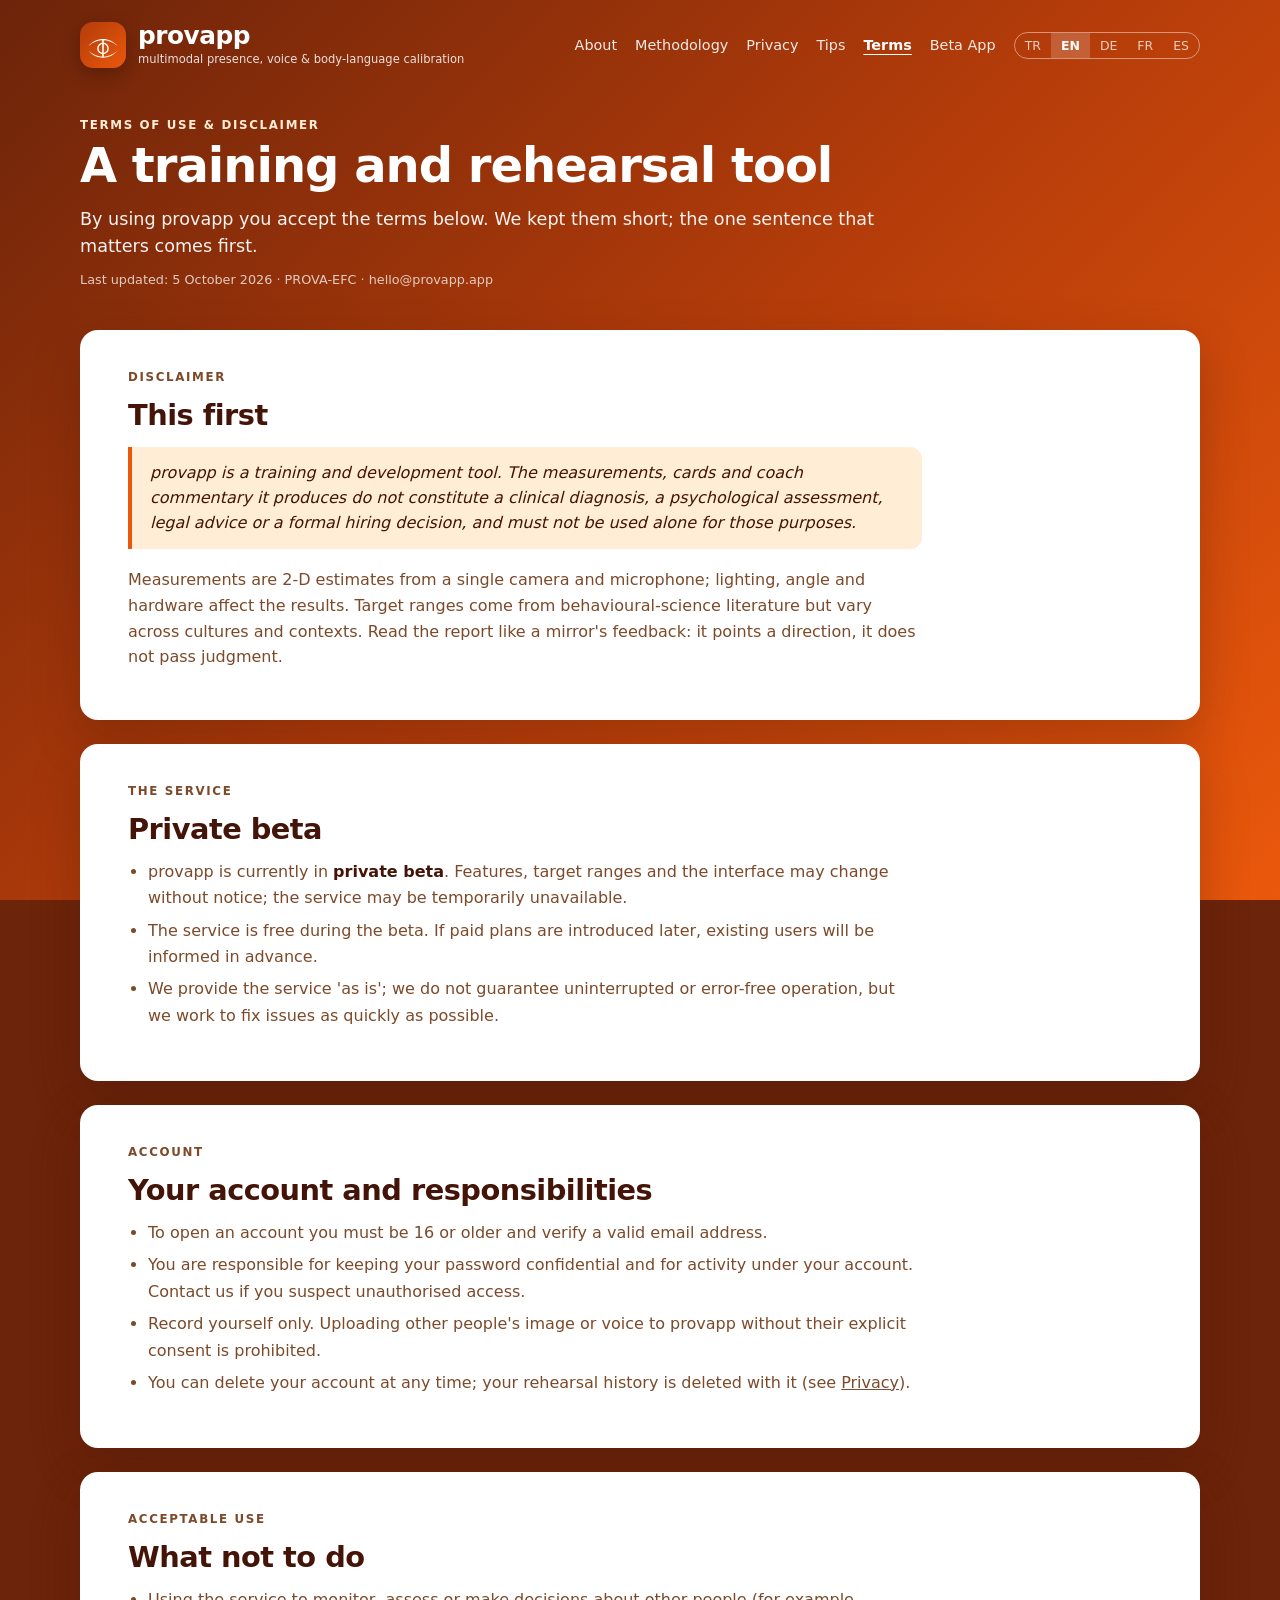
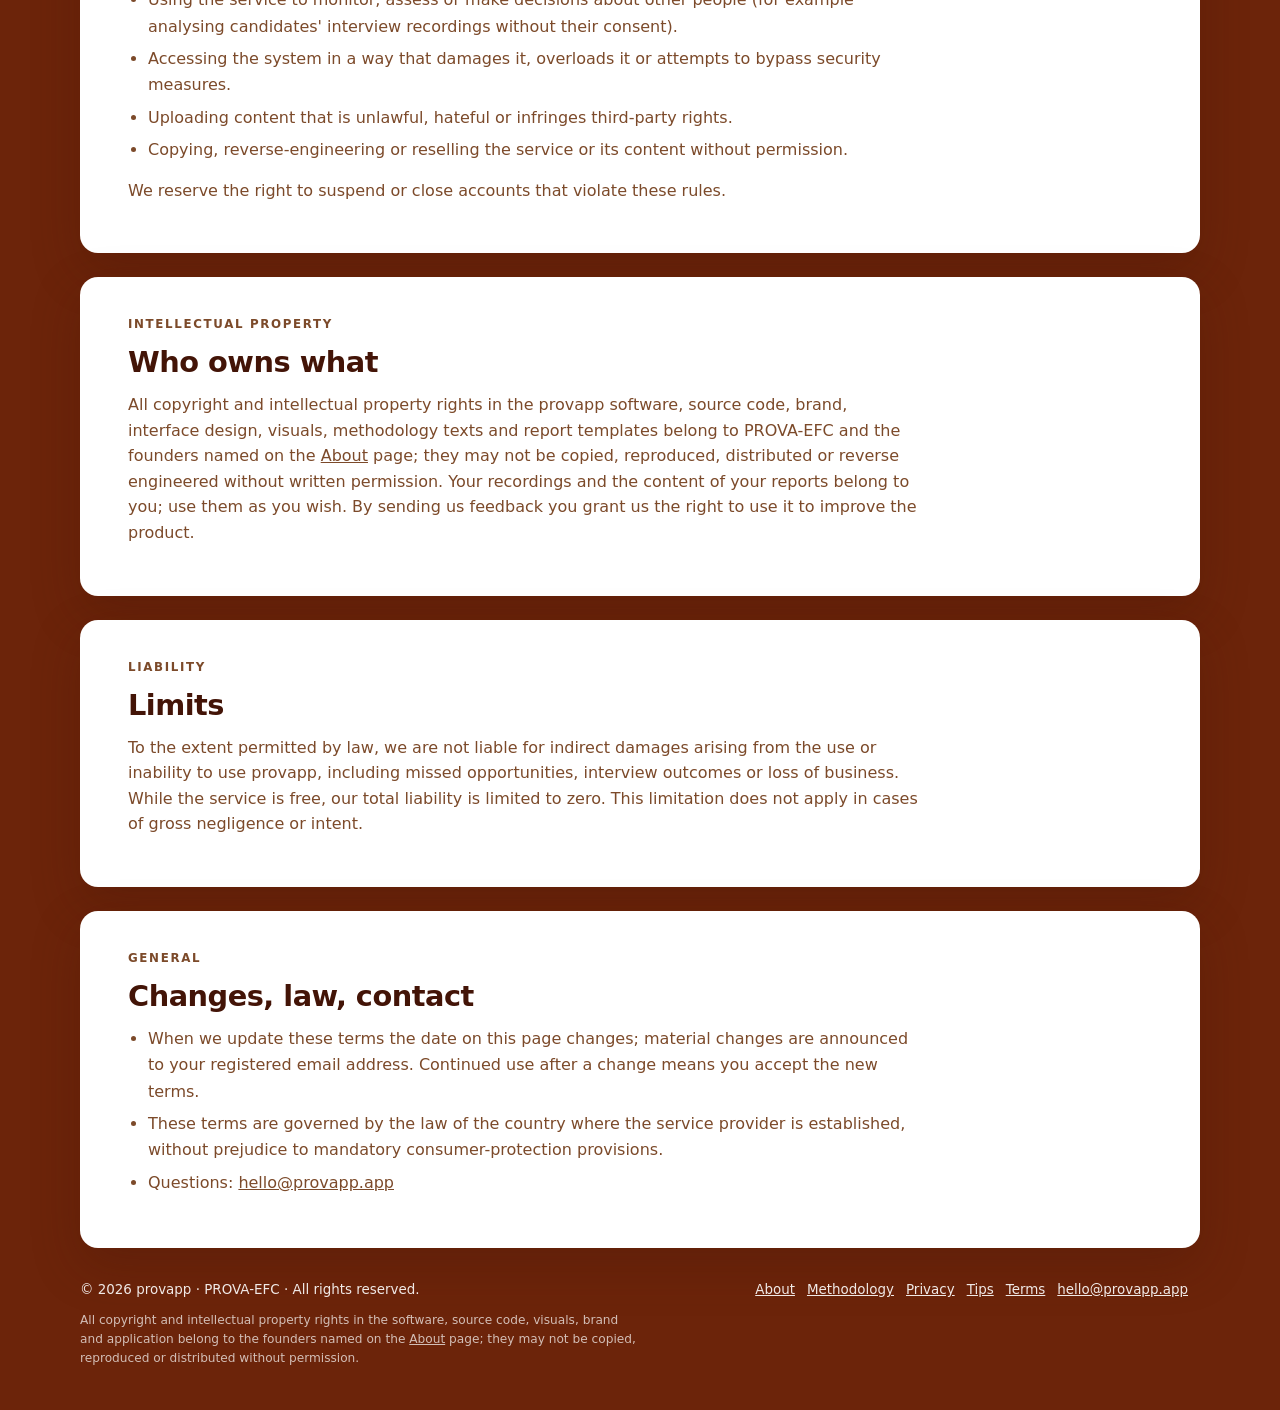
<file: terms.html>
<!DOCTYPE html>
<html lang="en" data-ui="en">
<head>
  <meta charset="utf-8">
  <meta name="viewport" content="width=device-width, initial-scale=1">
  <title>Terms of Use · provapp</title>
  <meta name="description" content="provapp terms of use and disclaimer: a training and rehearsal tool, not a clinical, legal or hiring instrument. Beta status, acceptable use, accounts, liability.">
  <meta name="theme-color" content="#6C240A">
  <link rel="icon" type="image/svg+xml" href="assets/provapp_mark.svg">
  <link rel="canonical" href="https://provapp.app/terms.html">
  <meta property="og:type" content="website">
  <meta property="og:url" content="https://provapp.app/terms.html">
  <meta property="og:title" content="provapp — Terms of Use &amp; Disclaimer">
  <link rel="stylesheet" href="site.css">
</head>
<body>
  <header class="wrap" id="site-header"></header>
  <main class="wrap" id="site-main">
    <noscript><section class="window"><p>This page needs JavaScript to switch languages. provapp is a training and rehearsal tool; it must not be used alone for clinical, legal or hiring decisions. Contact: hello@provapp.app</p></section></noscript>
  </main>
  <footer class="wrap" id="site-footer"></footer>

  <script>
  window.PAGE = {
    slug: "terms",

    tr: {
      kicker: "Kullanım şartları ve sorumluluk reddi",
      title: "Bir eğitim ve prova aracı",
      lead: "provapp'i kullanarak aşağıdaki şartları kabul etmiş olursunuz. Kısa tuttuk; önemli olan tek cümle en başta.",
      updated: "Son güncelleme: 5 Ekim 2026 · PROVA-EFC · hello@provapp.app",
      sections: [
        { kicker: "Sorumluluk reddi", h: "Önce bu",
          blocks: [
            { type: "quote", text: "provapp bir eğitim ve gelişim aracıdır. Ürettiği ölçümler, kartlar ve koç yorumları klinik teşhis, psikolojik değerlendirme, hukuki görüş veya resmi işe alım kararı niteliği taşımaz ve bu amaçlarla tek başına kullanılmamalıdır." },
            { type: "p", text: "Ölçümler tek kameradan ve mikrofondan 2B tahminle yapılır; ışık, açı ve donanım sonuçları etkiler. Hedef aralıklar davranış bilimi literatüründen gelir ancak kültürler ve bağlamlar arasında değişebilir. Raporu bir aynanın geri bildirimi gibi okuyun: yön gösterir, hüküm vermez." }
          ] },
        { kicker: "Hizmet", h: "Kapalı beta",
          blocks: [
            { type: "ul", items: [
              "provapp şu an <strong>kapalı beta</strong> aşamasındadır. Özellikler, hedef aralıklar ve arayüz önceden haber verilmeden değişebilir; hizmet geçici olarak kesintiye uğrayabilir.",
              "Beta süresince hizmet ücretsizdir. İleride ücretli planlar sunulursa mevcut kullanıcılar önceden bilgilendirilir.",
              "Hizmeti 'olduğu gibi' sunuyoruz; kesintisiz veya hatasız çalışacağını garanti etmiyoruz, ancak sorunları en kısa sürede gidermek için çalışıyoruz."
            ] }
          ] },
        { kicker: "Hesap", h: "Hesabınız ve sorumluluklarınız",
          blocks: [
            { type: "ul", items: [
              "Hesap açmak için 16 yaş ve üzeri olmanız ve geçerli bir e-posta adresini doğrulamanız gerekir.",
              "Parolanızı gizli tutmaktan ve hesabınız üzerinden yapılan işlemlerden siz sorumlusunuz. Yetkisiz erişim şüphesinde bize yazın.",
              "Yalnızca kendinizi kaydedin. Başka kişilerin görüntüsünü veya sesini onların açık rızası olmadan provapp'e yüklemek yasaktır.",
              "Hesabınızı dilediğiniz zaman silebilirsiniz; prova geçmişiniz de birlikte silinir (bkz. <a href=\"privacy.html\">Gizlilik</a>)."
            ] }
          ] },
        { kicker: "Kabul edilebilir kullanım", h: "Yapılmaması gerekenler",
          blocks: [
            { type: "ul", items: [
              "Hizmeti başkalarını gözetlemek, değerlendirmek veya onlar hakkında karar vermek için kullanmak (örneğin adayların rızası olmadan mülakat kayıtlarını analiz etmek).",
              "Sisteme zarar verecek, aşırı yük bindirecek veya güvenlik önlemlerini aşmaya çalışacak şekilde erişmek.",
              "Yasa dışı, nefret içeren veya üçüncü kişilerin haklarını ihlal eden içerik yüklemek.",
              "Hizmeti veya içeriğini izinsiz kopyalamak, tersine mühendislik yapmak veya yeniden satmak."
            ] },
            { type: "p", text: "Bu kuralların ihlali durumunda hesabı askıya alma veya kapatma hakkımız saklıdır." }
          ] },
        { kicker: "Fikri mülkiyet", h: "Kimin neyi var",
          blocks: [
            { type: "p", text: "provapp yazılımı, kaynak kodu, markası, arayüz tasarımı, görselleri, metodoloji metinleri ve rapor şablonları üzerindeki tüm telif ve fikri mülkiyet hakları PROVA-EFC'ye ve <a href=\"about.html\">Hakkımızda</a> sayfasında adı geçen kurucularına aittir; yazılı izin olmaksızın kopyalanamaz, çoğaltılamaz, dağıtılamaz veya tersine mühendisliğe tabi tutulamaz. Kayıtlarınız ve raporlarınızın içeriği size aittir; onları dilediğiniz gibi kullanabilirsiniz. Bize gönderdiğiniz geri bildirimleri ürünü geliştirmek için kullanma hakkını bize verirsiniz." }
          ] },
        { kicker: "Sorumluluk", h: "Sınırlar",
          blocks: [
            { type: "p", text: "Yasaların izin verdiği ölçüde, provapp'in kullanımından veya kullanılamamasından doğan dolaylı zararlardan (kaçırılan fırsat, mülakat sonucu, iş kaybı dahil) sorumlu değiliz. Hizmet ücretsiz olduğu sürece toplam sorumluluğumuz sıfırla sınırlıdır. Bu sınırlama ağır kusur veya kasıt hallerinde uygulanmaz." }
          ] },
        { kicker: "Genel", h: "Değişiklikler, hukuk, iletişim",
          blocks: [
            { type: "ul", items: [
              "Bu şartları güncellediğimizde tarih bu sayfada değişir; önemli değişiklikler kayıtlı e-posta adresinize bildirilir. Değişiklik sonrası kullanımınız yeni şartları kabul ettiğiniz anlamına gelir.",
              "Bu şartlar, tüketici koruma hükümleri saklı kalmak kaydıyla, hizmet sağlayıcının yerleşik olduğu ülke hukukuna tabidir.",
              "Sorular için: <a href=\"mailto:hello@provapp.app\">hello@provapp.app</a>"
            ] }
          ] }
      ]
    },

    en: {
      kicker: "Terms of use &amp; disclaimer",
      title: "A training and rehearsal tool",
      lead: "By using provapp you accept the terms below. We kept them short; the one sentence that matters comes first.",
      updated: "Last updated: 5 October 2026 · PROVA-EFC · hello@provapp.app",
      sections: [
        { kicker: "Disclaimer", h: "This first",
          blocks: [
            { type: "quote", text: "provapp is a training and development tool. The measurements, cards and coach commentary it produces do not constitute a clinical diagnosis, a psychological assessment, legal advice or a formal hiring decision, and must not be used alone for those purposes." },
            { type: "p", text: "Measurements are 2-D estimates from a single camera and microphone; lighting, angle and hardware affect the results. Target ranges come from behavioural-science literature but vary across cultures and contexts. Read the report like a mirror's feedback: it points a direction, it does not pass judgment." }
          ] },
        { kicker: "The service", h: "Private beta",
          blocks: [
            { type: "ul", items: [
              "provapp is currently in <strong>private beta</strong>. Features, target ranges and the interface may change without notice; the service may be temporarily unavailable.",
              "The service is free during the beta. If paid plans are introduced later, existing users will be informed in advance.",
              "We provide the service 'as is'; we do not guarantee uninterrupted or error-free operation, but we work to fix issues as quickly as possible."
            ] }
          ] },
        { kicker: "Account", h: "Your account and responsibilities",
          blocks: [
            { type: "ul", items: [
              "To open an account you must be 16 or older and verify a valid email address.",
              "You are responsible for keeping your password confidential and for activity under your account. Contact us if you suspect unauthorised access.",
              "Record yourself only. Uploading other people's image or voice to provapp without their explicit consent is prohibited.",
              "You can delete your account at any time; your rehearsal history is deleted with it (see <a href=\"privacy.html\">Privacy</a>)."
            ] }
          ] },
        { kicker: "Acceptable use", h: "What not to do",
          blocks: [
            { type: "ul", items: [
              "Using the service to monitor, assess or make decisions about other people (for example analysing candidates' interview recordings without their consent).",
              "Accessing the system in a way that damages it, overloads it or attempts to bypass security measures.",
              "Uploading content that is unlawful, hateful or infringes third-party rights.",
              "Copying, reverse-engineering or reselling the service or its content without permission."
            ] },
            { type: "p", text: "We reserve the right to suspend or close accounts that violate these rules." }
          ] },
        { kicker: "Intellectual property", h: "Who owns what",
          blocks: [
            { type: "p", text: "All copyright and intellectual property rights in the provapp software, source code, brand, interface design, visuals, methodology texts and report templates belong to PROVA-EFC and the founders named on the <a href=\"about.html\">About</a> page; they may not be copied, reproduced, distributed or reverse engineered without written permission. Your recordings and the content of your reports belong to you; use them as you wish. By sending us feedback you grant us the right to use it to improve the product." }
          ] },
        { kicker: "Liability", h: "Limits",
          blocks: [
            { type: "p", text: "To the extent permitted by law, we are not liable for indirect damages arising from the use or inability to use provapp, including missed opportunities, interview outcomes or loss of business. While the service is free, our total liability is limited to zero. This limitation does not apply in cases of gross negligence or intent." }
          ] },
        { kicker: "General", h: "Changes, law, contact",
          blocks: [
            { type: "ul", items: [
              "When we update these terms the date on this page changes; material changes are announced to your registered email address. Continued use after a change means you accept the new terms.",
              "These terms are governed by the law of the country where the service provider is established, without prejudice to mandatory consumer-protection provisions.",
              "Questions: <a href=\"mailto:hello@provapp.app\">hello@provapp.app</a>"
            ] }
          ] }
      ]
    },

    de: {
      kicker: "Nutzungsbedingungen &amp; Haftungsausschluss",
      title: "Ein Trainings- und Probenwerkzeug",
      lead: "Mit der Nutzung von provapp akzeptieren Sie die folgenden Bedingungen. Wir haben sie kurz gehalten; der eine entscheidende Satz steht ganz oben.",
      updated: "Zuletzt aktualisiert: 5. Oktober 2026 · PROVA-EFC · hello@provapp.app",
      sections: [
        { kicker: "Haftungsausschluss", h: "Das zuerst",
          blocks: [
            { type: "quote", text: "provapp ist ein Trainings- und Entwicklungswerkzeug. Die erzeugten Messwerte, Karten und Coach-Kommentare stellen keine klinische Diagnose, keine psychologische Begutachtung, keine Rechtsberatung und keine formale Einstellungsentscheidung dar und dürfen für diese Zwecke nicht allein verwendet werden." },
            { type: "p", text: "Die Messungen sind 2-D-Schätzungen aus einer einzelnen Kamera und einem Mikrofon; Licht, Winkel und Hardware beeinflussen die Ergebnisse. Zielbereiche stammen aus der verhaltenswissenschaftlichen Literatur, variieren aber zwischen Kulturen und Kontexten. Lesen Sie den Bericht wie das Feedback eines Spiegels: Er zeigt eine Richtung, er urteilt nicht." }
          ] },
        { kicker: "Der Dienst", h: "Geschlossene Beta",
          blocks: [
            { type: "ul", items: [
              "provapp befindet sich derzeit in einer <strong>geschlossenen Beta</strong>. Funktionen, Zielbereiche und Oberfläche können sich ohne Vorankündigung ändern; der Dienst kann vorübergehend nicht verfügbar sein.",
              "Während der Beta ist der Dienst kostenlos. Werden später kostenpflichtige Pläne eingeführt, werden bestehende Nutzer vorab informiert.",
              "Wir stellen den Dienst „wie besehen“ bereit; wir garantieren keinen unterbrechungs- oder fehlerfreien Betrieb, arbeiten aber daran, Probleme schnellstmöglich zu beheben."
            ] }
          ] },
        { kicker: "Konto", h: "Ihr Konto und Ihre Pflichten",
          blocks: [
            { type: "ul", items: [
              "Für ein Konto müssen Sie mindestens 16 Jahre alt sein und eine gültige E-Mail-Adresse bestätigen.",
              "Sie sind für die Geheimhaltung Ihres Passworts und für Aktivitäten über Ihr Konto verantwortlich. Bei Verdacht auf unbefugten Zugriff kontaktieren Sie uns.",
              "Nehmen Sie nur sich selbst auf. Bild oder Stimme anderer Personen ohne deren ausdrückliche Zustimmung in provapp hochzuladen ist untersagt.",
              "Sie können Ihr Konto jederzeit löschen; Ihre Probenhistorie wird mitgelöscht (siehe <a href=\"privacy.html\">Datenschutz</a>)."
            ] }
          ] },
        { kicker: "Zulässige Nutzung", h: "Was nicht erlaubt ist",
          blocks: [
            { type: "ul", items: [
              "Den Dienst zu nutzen, um andere Personen zu überwachen, zu bewerten oder Entscheidungen über sie zu treffen (z. B. Interviewaufnahmen von Bewerbern ohne deren Zustimmung zu analysieren).",
              "Auf das System so zuzugreifen, dass es beschädigt oder überlastet wird oder Sicherheitsmaßnahmen umgangen werden.",
              "Rechtswidrige, hasserfüllte oder Rechte Dritter verletzende Inhalte hochzuladen.",
              "Den Dienst oder seine Inhalte ohne Erlaubnis zu kopieren, zurückzuentwickeln oder weiterzuverkaufen."
            ] },
            { type: "p", text: "Bei Verstößen behalten wir uns vor, Konten zu sperren oder zu schließen." }
          ] },
        { kicker: "Geistiges Eigentum", h: "Wem was gehört",
          blocks: [
            { type: "p", text: "Sämtliche Urheber- und Schutzrechte an Software, Quellcode, Marke, Oberflächendesign, Bildmaterial, Methodiktexten und Berichtsvorlagen von provapp liegen bei PROVA-EFC und den auf der Seite <a href=\"about.html\">Über uns</a> genannten Gründern; ohne schriftliche Genehmigung dürfen sie nicht kopiert, vervielfältigt, verbreitet oder zurückentwickelt werden. Ihre Aufnahmen und der Inhalt Ihrer Berichte gehören Ihnen; nutzen Sie sie nach Belieben. Mit dem Senden von Feedback räumen Sie uns das Recht ein, es zur Produktverbesserung zu verwenden." }
          ] },
        { kicker: "Haftung", h: "Grenzen",
          blocks: [
            { type: "p", text: "Soweit gesetzlich zulässig, haften wir nicht für mittelbare Schäden aus der Nutzung oder Nichtnutzbarkeit von provapp, einschließlich verpasster Chancen, Interviewergebnisse oder Geschäftsverluste. Solange der Dienst kostenlos ist, ist unsere Gesamthaftung auf null begrenzt. Diese Begrenzung gilt nicht bei grober Fahrlässigkeit oder Vorsatz." }
          ] },
        { kicker: "Allgemeines", h: "Änderungen, Recht, Kontakt",
          blocks: [
            { type: "ul", items: [
              "Bei Aktualisierungen dieser Bedingungen ändert sich das Datum auf dieser Seite; wesentliche Änderungen werden an Ihre registrierte E-Mail-Adresse gemeldet. Die weitere Nutzung nach einer Änderung gilt als Zustimmung.",
              "Diese Bedingungen unterliegen dem Recht des Landes, in dem der Anbieter niedergelassen ist, unbeschadet zwingender Verbraucherschutzvorschriften.",
              "Fragen: <a href=\"mailto:hello@provapp.app\">hello@provapp.app</a>"
            ] }
          ] }
      ]
    },

    fr: {
      kicker: "Conditions d'utilisation et avertissement",
      title: "Un outil de formation et de répétition",
      lead: "En utilisant provapp, vous acceptez les conditions ci-dessous. Nous les avons gardées courtes ; la seule phrase qui compte vient en premier.",
      updated: "Dernière mise à jour : 5 octobre 2026 · PROVA-EFC · hello@provapp.app",
      sections: [
        { kicker: "Avertissement", h: "Ceci d'abord",
          blocks: [
            { type: "quote", text: "provapp est un outil de formation et de développement. Les mesures, cartes et commentaires du coach qu'il produit ne constituent ni un diagnostic clinique, ni une évaluation psychologique, ni un avis juridique, ni une décision formelle de recrutement, et ne doivent pas être utilisés seuls à ces fins." },
            { type: "p", text: "Les mesures sont des estimations 2D issues d'une seule caméra et d'un seul micro ; éclairage, angle et matériel influencent les résultats. Les plages cibles proviennent de la littérature en sciences du comportement mais varient selon les cultures et les contextes. Lisez le rapport comme le retour d'un miroir : il indique une direction, il ne juge pas." }
          ] },
        { kicker: "Le service", h: "Bêta privée",
          blocks: [
            { type: "ul", items: [
              "provapp est actuellement en <strong>bêta privée</strong>. Fonctionnalités, plages cibles et interface peuvent changer sans préavis ; le service peut être temporairement indisponible.",
              "Le service est gratuit pendant la bêta. Si des offres payantes sont introduites plus tard, les utilisateurs existants en seront informés à l'avance.",
              "Nous fournissons le service « en l'état » ; nous ne garantissons pas un fonctionnement ininterrompu ou sans erreur, mais nous nous efforçons de corriger les problèmes au plus vite."
            ] }
          ] },
        { kicker: "Compte", h: "Votre compte et vos responsabilités",
          blocks: [
            { type: "ul", items: [
              "Pour ouvrir un compte, vous devez avoir 16 ans ou plus et vérifier une adresse e-mail valide.",
              "Vous êtes responsable de la confidentialité de votre mot de passe et de l'activité de votre compte. Contactez-nous en cas de soupçon d'accès non autorisé.",
              "Enregistrez-vous uniquement vous-même. Téléverser l'image ou la voix d'autres personnes sans leur consentement explicite est interdit.",
              "Vous pouvez supprimer votre compte à tout moment ; votre historique de répétitions est supprimé avec lui (voir <a href=\"privacy.html\">Confidentialité</a>)."
            ] }
          ] },
        { kicker: "Usage acceptable", h: "Ce qu'il ne faut pas faire",
          blocks: [
            { type: "ul", items: [
              "Utiliser le service pour surveiller, évaluer ou prendre des décisions concernant d'autres personnes (par exemple analyser des entretiens de candidats sans leur consentement).",
              "Accéder au système de manière à l'endommager, le surcharger ou contourner ses mesures de sécurité.",
              "Téléverser des contenus illicites, haineux ou portant atteinte aux droits de tiers.",
              "Copier, rétro-concevoir ou revendre le service ou son contenu sans autorisation."
            ] },
            { type: "p", text: "Nous nous réservons le droit de suspendre ou de fermer les comptes qui enfreignent ces règles." }
          ] },
        { kicker: "Propriété intellectuelle", h: "À qui appartient quoi",
          blocks: [
            { type: "p", text: "Tous les droits d'auteur et de propriété intellectuelle sur le logiciel provapp, son code source, la marque, le design de l'interface, les visuels, les textes de méthodologie et les modèles de rapport appartiennent à PROVA-EFC et aux fondateurs nommés sur la page <a href=\"about.html\">À propos</a> ; ils ne peuvent être copiés, reproduits, distribués ni soumis à une ingénierie inverse sans autorisation écrite. Vos enregistrements et le contenu de vos rapports vous appartiennent ; utilisez-les comme vous le souhaitez. En nous envoyant un retour, vous nous accordez le droit de l'utiliser pour améliorer le produit." }
          ] },
        { kicker: "Responsabilité", h: "Limites",
          blocks: [
            { type: "p", text: "Dans la mesure permise par la loi, nous ne sommes pas responsables des dommages indirects découlant de l'utilisation ou de l'impossibilité d'utiliser provapp, y compris les opportunités manquées, les résultats d'entretien ou les pertes commerciales. Tant que le service est gratuit, notre responsabilité totale est limitée à zéro. Cette limitation ne s'applique pas en cas de faute lourde ou intentionnelle." }
          ] },
        { kicker: "Général", h: "Modifications, droit, contact",
          blocks: [
            { type: "ul", items: [
              "Lorsque ces conditions sont mises à jour, la date change sur cette page ; les changements importants sont annoncés à votre adresse e-mail enregistrée. Continuer à utiliser le service après un changement vaut acceptation.",
              "Ces conditions sont régies par le droit du pays d'établissement du prestataire, sans préjudice des dispositions impératives de protection des consommateurs.",
              "Questions : <a href=\"mailto:hello@provapp.app\">hello@provapp.app</a>"
            ] }
          ] }
      ]
    },

    es: {
      kicker: "Términos de uso y exención de responsabilidad",
      title: "Una herramienta de formación y ensayo",
      lead: "Al usar provapp aceptas los términos siguientes. Los hemos mantenido breves; la única frase que importa va primero.",
      updated: "Última actualización: 5 de octubre de 2026 · PROVA-EFC · hello@provapp.app",
      sections: [
        { kicker: "Exención de responsabilidad", h: "Esto primero",
          blocks: [
            { type: "quote", text: "provapp es una herramienta de formación y desarrollo. Las mediciones, tarjetas y comentarios del coach que produce no constituyen un diagnóstico clínico, una evaluación psicológica, un dictamen jurídico ni una decisión formal de contratación, y no deben usarse por sí solos para esos fines." },
            { type: "p", text: "Las mediciones son estimaciones 2D a partir de una sola cámara y un micrófono; la iluminación, el ángulo y el hardware afectan a los resultados. Los rangos objetivo provienen de la literatura en ciencias del comportamiento, pero varían entre culturas y contextos. Lee el informe como el reflejo de un espejo: señala una dirección, no dicta sentencia." }
          ] },
        { kicker: "El servicio", h: "Beta privada",
          blocks: [
            { type: "ul", items: [
              "provapp está actualmente en <strong>beta privada</strong>. Funciones, rangos objetivo e interfaz pueden cambiar sin aviso; el servicio puede no estar disponible temporalmente.",
              "El servicio es gratuito durante la beta. Si más adelante se introducen planes de pago, los usuarios existentes serán informados con antelación.",
              "Ofrecemos el servicio «tal cual»; no garantizamos un funcionamiento ininterrumpido ni libre de errores, pero trabajamos para corregir los problemas cuanto antes."
            ] }
          ] },
        { kicker: "Cuenta", h: "Tu cuenta y tus responsabilidades",
          blocks: [
            { type: "ul", items: [
              "Para abrir una cuenta debes tener 16 años o más y verificar una dirección de correo válida.",
              "Eres responsable de mantener tu contraseña en secreto y de la actividad de tu cuenta. Contáctanos si sospechas un acceso no autorizado.",
              "Grábate solo a ti mismo. Subir a provapp la imagen o la voz de otras personas sin su consentimiento explícito está prohibido.",
              "Puedes eliminar tu cuenta en cualquier momento; tu historial de ensayos se elimina con ella (ver <a href=\"privacy.html\">Privacidad</a>)."
            ] }
          ] },
        { kicker: "Uso aceptable", h: "Lo que no debe hacerse",
          blocks: [
            { type: "ul", items: [
              "Usar el servicio para vigilar, evaluar o tomar decisiones sobre otras personas (por ejemplo, analizar grabaciones de entrevistas de candidatos sin su consentimiento).",
              "Acceder al sistema de forma que lo dañe, lo sobrecargue o intente eludir sus medidas de seguridad.",
              "Subir contenido ilícito, de odio o que infrinja derechos de terceros.",
              "Copiar, aplicar ingeniería inversa o revender el servicio o su contenido sin permiso."
            ] },
            { type: "p", text: "Nos reservamos el derecho de suspender o cerrar las cuentas que infrinjan estas normas." }
          ] },
        { kicker: "Propiedad intelectual", h: "Qué pertenece a quién",
          blocks: [
            { type: "p", text: "Todos los derechos de autor y de propiedad intelectual sobre el software provapp, su código fuente, la marca, el diseño de la interfaz, los elementos visuales, los textos de metodología y las plantillas de informe pertenecen a PROVA-EFC y a los fundadores mencionados en la página <a href=\"about.html\">Acerca de</a>; no pueden copiarse, reproducirse, distribuirse ni someterse a ingeniería inversa sin autorización escrita. Tus grabaciones y el contenido de tus informes te pertenecen; úsalos como quieras. Al enviarnos comentarios nos concedes el derecho a usarlos para mejorar el producto." }
          ] },
        { kicker: "Responsabilidad", h: "Límites",
          blocks: [
            { type: "p", text: "En la medida permitida por la ley, no somos responsables de daños indirectos derivados del uso o la imposibilidad de uso de provapp, incluidas oportunidades perdidas, resultados de entrevistas o pérdidas de negocio. Mientras el servicio sea gratuito, nuestra responsabilidad total se limita a cero. Esta limitación no se aplica en casos de negligencia grave o dolo." }
          ] },
        { kicker: "General", h: "Cambios, ley, contacto",
          blocks: [
            { type: "ul", items: [
              "Cuando actualizamos estos términos, cambia la fecha de esta página; los cambios relevantes se comunican a tu correo registrado. Seguir usando el servicio tras un cambio implica aceptar los nuevos términos.",
              "Estos términos se rigen por la ley del país donde está establecido el proveedor del servicio, sin perjuicio de las normas imperativas de protección al consumidor.",
              "Preguntas: <a href=\"mailto:hello@provapp.app\">hello@provapp.app</a>"
            ] }
          ] }
      ]
    }
  };
  </script>
  <script src="site.js"></script>
</body>
</html>
</file>
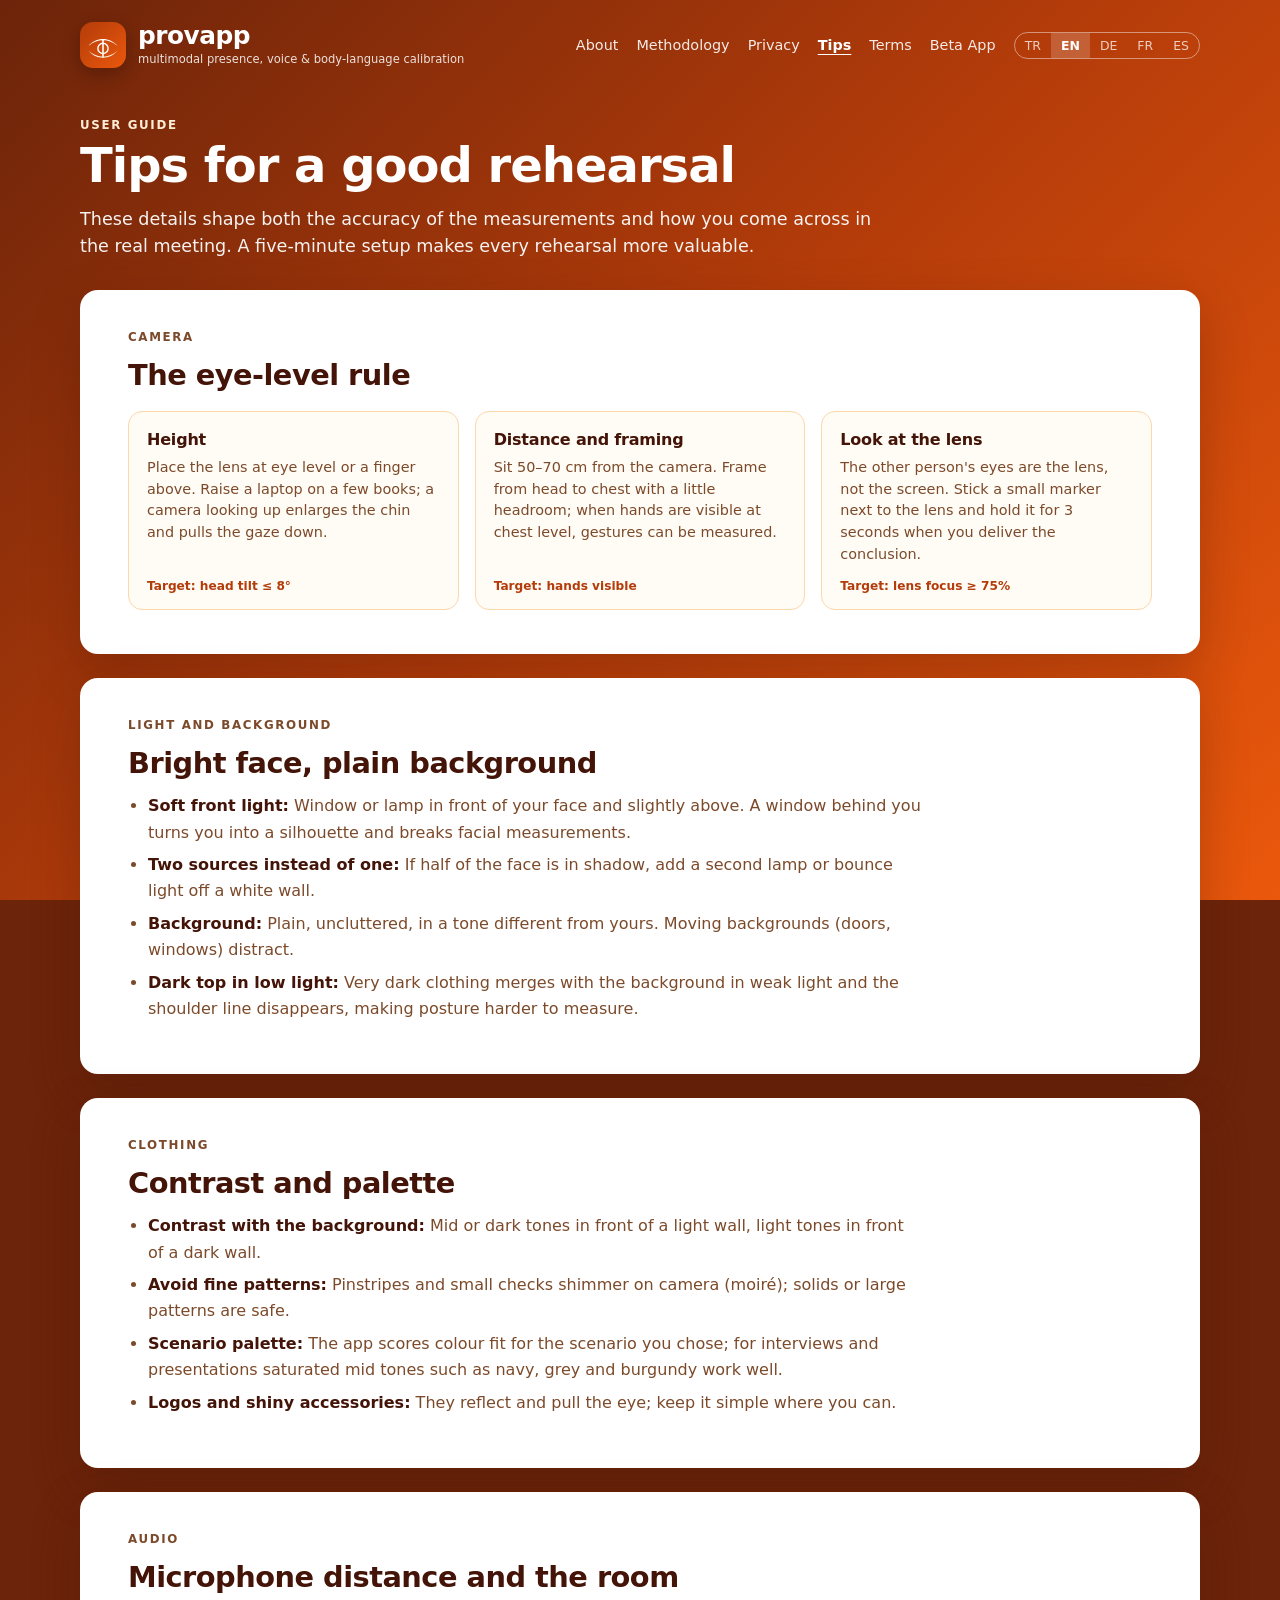
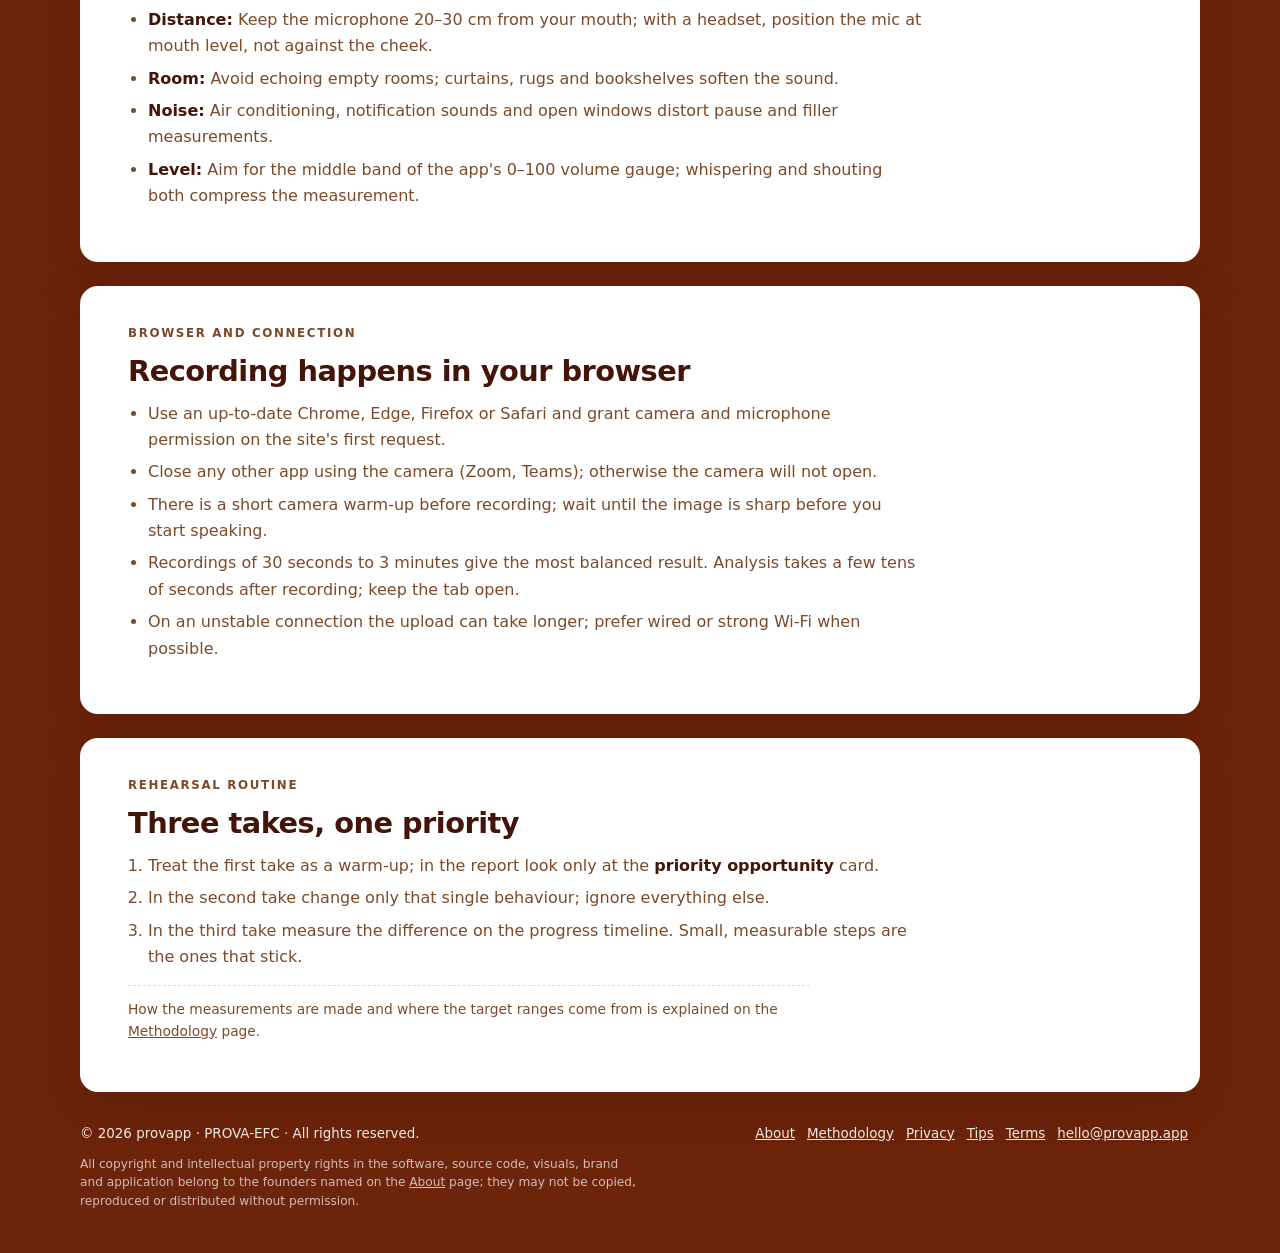
<file: tips.html>
<!DOCTYPE html>
<html lang="en" data-ui="en">
<head>
  <meta charset="utf-8">
  <meta name="viewport" content="width=device-width, initial-scale=1">
  <title>Tips for a good rehearsal · provapp</title>
  <meta name="description" content="Camera height, framing, lighting, clothing contrast, microphone distance and browser settings for an accurate provapp rehearsal.">
  <meta name="theme-color" content="#6C240A">
  <link rel="icon" type="image/svg+xml" href="assets/provapp_mark.svg">
  <link rel="canonical" href="https://provapp.app/tips.html">
  <meta property="og:type" content="website">
  <meta property="og:url" content="https://provapp.app/tips.html">
  <meta property="og:title" content="provapp — Tips for a good rehearsal">
  <meta property="og:image" content="https://provapp.app/img/shot_record.png">
  <link rel="stylesheet" href="site.css">
</head>
<body>
  <header class="wrap" id="site-header"></header>
  <main class="wrap" id="site-main">
    <noscript><section class="window"><p>This page needs JavaScript to switch languages. Key tips: camera at eye level, soft front light, contrast between clothing and background, microphone 20–30 cm from the mouth.</p></section></noscript>
  </main>
  <footer class="wrap" id="site-footer"></footer>

  <script>
  window.PAGE = {
    slug: "tips",

    tr: {
      kicker: "Kullanım kılavuzu",
      title: "İyi bir prova için ipuçları",
      lead: "Ölçümlerin doğruluğu kadar, gerçek toplantıda nasıl göründüğünüz de bu ayrıntılara bağlıdır. Beş dakikalık bir kurulum, her provanın değerini artırır.",
      sections: [
        { kicker: "Kamera", h: "Göz hizası kuralı",
          blocks: [
            { type: "cards", cols: 3, items: [
              { h: "Yükseklik", p: "Lens göz hizasında veya bir parmak üstünde olsun. Dizüstü bilgisayarı birkaç kitapla yükseltin; aşağıdan bakan kamera çeneyi büyütür ve bakışı düşürür.", metric: "Hedef: baş eğimi ≤ 8°" },
              { h: "Mesafe ve kadraj", p: "Kameradan 50–70 cm uzakta oturun. Kadraj baştan göğüs hizasına kadar olsun, başın üstünde az boşluk kalsın; eller göğüs hizasında görünür olduğunda jestler ölçülebilir.", metric: "Hedef: eller görünür" },
              { h: "Lense bakış", p: "Karşı tarafın gözü ekran değil lenstir. Lensin yanına küçük bir işaret yapıştırın; sonucu söylerken 3 saniye orada kalın.", metric: "Hedef: lens odağı ≥ %75" }
            ] }
          ] },
        { kicker: "Işık ve arka plan", h: "Yüz aydınlık, arka plan sade",
          blocks: [
            { type: "ul", items: [
              "<strong>Önden yumuşak ışık:</strong> Pencere veya lamba yüzünüzün önünde ve biraz yukarıda olsun. Arkanızdaki pencere sizi silüete çevirir ve yüz ölçümlerini bozar.",
              "<strong>Tek yön ışık yerine iki kaynak:</strong> Yüzün bir yarısı gölgede kalırsa ikinci bir lamba veya beyaz bir duvardan yansıma ekleyin.",
              "<strong>Arka plan:</strong> Sade, az nesneli, sizden farklı tonda. Hareketli arka plan (kapı, pencere) dikkati dağıtır.",
              "<strong>Zayıf ışıkta koyu üst:</strong> Çok koyu kıyafet zayıf ışıkta arka planla birleşir ve omuz çizgisi kaybolur; duruş ölçümü zorlaşır."
            ] }
          ] },
        { kicker: "Kıyafet", h: "Kontrast ve kartela",
          blocks: [
            { type: "ul", items: [
              "<strong>Arka planla kontrast:</strong> Açık duvar önünde orta veya koyu ton, koyu duvar önünde açık ton seçin.",
              "<strong>İnce desenlerden kaçının:</strong> Çizgili ve küçük kareli kumaşlar kamerada titreşim (moiré) yapar; düz veya geniş desenler güvenlidir.",
              "<strong>Senaryo kartelası:</strong> Uygulama seçtiğiniz senaryoya göre renk uyumunu puanlar; mülakat ve sunumda lacivert, gri, bordo gibi doygun orta tonlar iyi çalışır.",
              "<strong>Logo ve parlak aksesuar:</strong> Yansıma yapar ve bakışı çeker; mümkünse sade tutun."
            ] }
          ] },
        { kicker: "Ses", h: "Mikrofon mesafesi ve oda",
          blocks: [
            { type: "ul", items: [
              "<strong>Mesafe:</strong> Mikrofon ağızdan 20–30 cm uzakta olsun; kulaklık mikrofonu kullanıyorsanız yanağa değil ağız hizasına.",
              "<strong>Oda:</strong> Yankı yapan boş odalardan kaçının; perde, halı ve kitaplık sesi yumuşatır.",
              "<strong>Gürültü:</strong> Klima, bildirim sesleri ve açık pencere, duraklama ve dolgu ses ölçümlerini bozar.",
              "<strong>Seviye:</strong> Uygulamadaki 0–100 ses seviyesi göstergesinde orta bandı hedefleyin; fısıltı da bağırmak da ölçümü sıkıştırır."
            ] }
          ] },
        { kicker: "Tarayıcı ve bağlantı", h: "Kayıt tarayıcınızda gerçekleşir",
          blocks: [
            { type: "ul", items: [
              "Güncel Chrome, Edge, Firefox veya Safari kullanın; kamera ve mikrofon iznini sitenin ilk isteğinde verin.",
              "Başka bir uygulama (Zoom, Teams) kamerayı kullanıyorsa kapatın; aksi halde kamera açılmaz.",
              "Kayıt öncesi kısa bir kamera ısınma süresi vardır; görüntü netleşmeden konuşmaya başlamayın.",
              "30 saniye ile 3 dakika arası kayıtlar en dengeli sonucu verir. Kayıt bittikten sonra analiz birkaç on saniye sürer; sekmeyi kapatmayın.",
              "Kararsız bağlantıda kayıt yüklemesi uzayabilir; mümkünse kablolu veya güçlü Wi-Fi tercih edin."
            ] }
          ] },
        { kicker: "Prova rutini", h: "Üç kayıt, tek öncelik",
          blocks: [
            { type: "ol", items: [
              "İlk kaydı ısınma olarak yapın; raporda yalnızca <strong>öncelikli fırsat</strong> kartına bakın.",
              "İkinci kayıtta yalnızca o tek davranışı değiştirin; başka hiçbir şeye odaklanmayın.",
              "Üçüncü kayıtta gelişim zaman çizelgesinde farkı ölçün. Küçük ve ölçülebilir adımlar kalıcı olur."
            ] },
            { type: "note", text: "Ölçümlerin nasıl yapıldığını ve hedef aralıkların kaynağını <a href=\"methodology.html\">Metodoloji</a> sayfasında bulabilirsiniz." }
          ] }
      ]
    },

    en: {
      kicker: "User guide",
      title: "Tips for a good rehearsal",
      lead: "These details shape both the accuracy of the measurements and how you come across in the real meeting. A five-minute setup makes every rehearsal more valuable.",
      sections: [
        { kicker: "Camera", h: "The eye-level rule",
          blocks: [
            { type: "cards", cols: 3, items: [
              { h: "Height", p: "Place the lens at eye level or a finger above. Raise a laptop on a few books; a camera looking up enlarges the chin and pulls the gaze down.", metric: "Target: head tilt ≤ 8°" },
              { h: "Distance and framing", p: "Sit 50–70 cm from the camera. Frame from head to chest with a little headroom; when hands are visible at chest level, gestures can be measured.", metric: "Target: hands visible" },
              { h: "Look at the lens", p: "The other person's eyes are the lens, not the screen. Stick a small marker next to the lens and hold it for 3 seconds when you deliver the conclusion.", metric: "Target: lens focus ≥ 75%" }
            ] }
          ] },
        { kicker: "Light and background", h: "Bright face, plain background",
          blocks: [
            { type: "ul", items: [
              "<strong>Soft front light:</strong> Window or lamp in front of your face and slightly above. A window behind you turns you into a silhouette and breaks facial measurements.",
              "<strong>Two sources instead of one:</strong> If half of the face is in shadow, add a second lamp or bounce light off a white wall.",
              "<strong>Background:</strong> Plain, uncluttered, in a tone different from yours. Moving backgrounds (doors, windows) distract.",
              "<strong>Dark top in low light:</strong> Very dark clothing merges with the background in weak light and the shoulder line disappears, making posture harder to measure."
            ] }
          ] },
        { kicker: "Clothing", h: "Contrast and palette",
          blocks: [
            { type: "ul", items: [
              "<strong>Contrast with the background:</strong> Mid or dark tones in front of a light wall, light tones in front of a dark wall.",
              "<strong>Avoid fine patterns:</strong> Pinstripes and small checks shimmer on camera (moiré); solids or large patterns are safe.",
              "<strong>Scenario palette:</strong> The app scores colour fit for the scenario you chose; for interviews and presentations saturated mid tones such as navy, grey and burgundy work well.",
              "<strong>Logos and shiny accessories:</strong> They reflect and pull the eye; keep it simple where you can."
            ] }
          ] },
        { kicker: "Audio", h: "Microphone distance and the room",
          blocks: [
            { type: "ul", items: [
              "<strong>Distance:</strong> Keep the microphone 20–30 cm from your mouth; with a headset, position the mic at mouth level, not against the cheek.",
              "<strong>Room:</strong> Avoid echoing empty rooms; curtains, rugs and bookshelves soften the sound.",
              "<strong>Noise:</strong> Air conditioning, notification sounds and open windows distort pause and filler measurements.",
              "<strong>Level:</strong> Aim for the middle band of the app's 0–100 volume gauge; whispering and shouting both compress the measurement."
            ] }
          ] },
        { kicker: "Browser and connection", h: "Recording happens in your browser",
          blocks: [
            { type: "ul", items: [
              "Use an up-to-date Chrome, Edge, Firefox or Safari and grant camera and microphone permission on the site's first request.",
              "Close any other app using the camera (Zoom, Teams); otherwise the camera will not open.",
              "There is a short camera warm-up before recording; wait until the image is sharp before you start speaking.",
              "Recordings of 30 seconds to 3 minutes give the most balanced result. Analysis takes a few tens of seconds after recording; keep the tab open.",
              "On an unstable connection the upload can take longer; prefer wired or strong Wi-Fi when possible."
            ] }
          ] },
        { kicker: "Rehearsal routine", h: "Three takes, one priority",
          blocks: [
            { type: "ol", items: [
              "Treat the first take as a warm-up; in the report look only at the <strong>priority opportunity</strong> card.",
              "In the second take change only that single behaviour; ignore everything else.",
              "In the third take measure the difference on the progress timeline. Small, measurable steps are the ones that stick."
            ] },
            { type: "note", text: "How the measurements are made and where the target ranges come from is explained on the <a href=\"methodology.html\">Methodology</a> page." }
          ] }
      ]
    },

    de: {
      kicker: "Anleitung",
      title: "Tipps für eine gute Probe",
      lead: "Diese Details bestimmen sowohl die Genauigkeit der Messungen als auch Ihre Wirkung im echten Meeting. Fünf Minuten Vorbereitung machen jede Probe wertvoller.",
      sections: [
        { kicker: "Kamera", h: "Die Augenhöhen-Regel",
          blocks: [
            { type: "cards", cols: 3, items: [
              { h: "Höhe", p: "Die Linse gehört auf Augenhöhe oder einen Finger darüber. Stellen Sie das Notebook auf ein paar Bücher; eine Kamera von unten vergrößert das Kinn und zieht den Blick nach unten.", metric: "Ziel: Kopfneigung ≤ 8°" },
              { h: "Abstand und Bildausschnitt", p: "Sitzen Sie 50–70 cm von der Kamera entfernt. Ausschnitt vom Kopf bis zur Brust mit wenig Luft über dem Kopf; sind die Hände auf Brusthöhe sichtbar, lassen sich Gesten messen.", metric: "Ziel: Hände sichtbar" },
              { h: "In die Linse schauen", p: "Die Augen Ihres Gegenübers sind die Linse, nicht der Bildschirm. Kleben Sie eine kleine Markierung neben die Linse und halten Sie den Blick 3 Sekunden dort, wenn Sie das Fazit sagen.", metric: "Ziel: Linsenfokus ≥ 75 %" }
            ] }
          ] },
        { kicker: "Licht und Hintergrund", h: "Helles Gesicht, ruhiger Hintergrund",
          blocks: [
            { type: "ul", items: [
              "<strong>Weiches Frontlicht:</strong> Fenster oder Lampe vor dem Gesicht und leicht erhöht. Ein Fenster hinter Ihnen macht Sie zur Silhouette und stört die Gesichtsmessung.",
              "<strong>Zwei Quellen statt einer:</strong> Liegt eine Gesichtshälfte im Schatten, ergänzen Sie eine zweite Lampe oder Reflexion von einer weißen Wand.",
              "<strong>Hintergrund:</strong> Schlicht, aufgeräumt, in einem anderen Ton als Sie selbst. Bewegte Hintergründe (Türen, Fenster) lenken ab.",
              "<strong>Dunkles Oberteil bei wenig Licht:</strong> Sehr dunkle Kleidung verschmilzt bei schwachem Licht mit dem Hintergrund; die Schulterlinie verschwindet und die Haltung ist schwerer zu messen."
            ] }
          ] },
        { kicker: "Kleidung", h: "Kontrast und Farbpalette",
          blocks: [
            { type: "ul", items: [
              "<strong>Kontrast zum Hintergrund:</strong> Mittlere oder dunkle Töne vor heller Wand, helle Töne vor dunkler Wand.",
              "<strong>Feine Muster vermeiden:</strong> Nadelstreifen und kleine Karos flimmern vor der Kamera (Moiré); Uni oder große Muster sind sicher.",
              "<strong>Szenariopalette:</strong> Die App bewertet die Farbpassung zum gewählten Szenario; für Interviews und Präsentationen funktionieren gesättigte Mitteltöne wie Marine, Grau und Bordeaux gut.",
              "<strong>Logos und glänzende Accessoires:</strong> Sie reflektieren und ziehen den Blick an; halten Sie es nach Möglichkeit schlicht."
            ] }
          ] },
        { kicker: "Ton", h: "Mikrofonabstand und Raum",
          blocks: [
            { type: "ul", items: [
              "<strong>Abstand:</strong> Mikrofon 20–30 cm vom Mund; bei einem Headset das Mikrofon auf Mundhöhe, nicht an der Wange.",
              "<strong>Raum:</strong> Hallende, leere Räume vermeiden; Vorhänge, Teppiche und Regale dämpfen den Klang.",
              "<strong>Geräusche:</strong> Klimaanlage, Benachrichtigungstöne und offene Fenster verfälschen Pausen- und Füllwortmessung.",
              "<strong>Pegel:</strong> Zielen Sie auf den mittleren Bereich der 0–100-Lautstärkeanzeige der App; Flüstern und Rufen komprimieren die Messung gleichermaßen."
            ] }
          ] },
        { kicker: "Browser und Verbindung", h: "Die Aufnahme erfolgt in Ihrem Browser",
          blocks: [
            { type: "ul", items: [
              "Verwenden Sie einen aktuellen Chrome, Edge, Firefox oder Safari und erteilen Sie die Kamera- und Mikrofonfreigabe bei der ersten Anfrage der Seite.",
              "Schließen Sie andere Programme, die die Kamera nutzen (Zoom, Teams); sonst öffnet sich die Kamera nicht.",
              "Vor der Aufnahme gibt es eine kurze Kamera-Aufwärmphase; sprechen Sie erst, wenn das Bild scharf ist.",
              "Aufnahmen zwischen 30 Sekunden und 3 Minuten liefern das ausgewogenste Ergebnis. Die Analyse dauert danach einige Dutzend Sekunden; Tab offen lassen.",
              "Bei instabiler Verbindung kann der Upload länger dauern; bevorzugen Sie Kabel oder starkes WLAN."
            ] }
          ] },
        { kicker: "Probenroutine", h: "Drei Aufnahmen, eine Priorität",
          blocks: [
            { type: "ol", items: [
              "Die erste Aufnahme ist das Aufwärmen; schauen Sie im Bericht nur auf die Karte <strong>Prioritäre Chance</strong>.",
              "In der zweiten Aufnahme ändern Sie nur dieses eine Verhalten; alles andere ignorieren.",
              "In der dritten Aufnahme messen Sie den Unterschied im Entwicklungsverlauf. Kleine, messbare Schritte bleiben."
            ] },
            { type: "note", text: "Wie gemessen wird und woher die Zielbereiche stammen, erklärt die Seite <a href=\"methodology.html\">Methodik</a>." }
          ] }
      ]
    },

    fr: {
      kicker: "Guide d'utilisation",
      title: "Conseils pour une bonne répétition",
      lead: "Ces détails conditionnent la précision des mesures autant que votre image lors de la vraie réunion. Cinq minutes d'installation valorisent chaque répétition.",
      sections: [
        { kicker: "Caméra", h: "La règle de la hauteur des yeux",
          blocks: [
            { type: "cards", cols: 3, items: [
              { h: "Hauteur", p: "Placez l'objectif à hauteur des yeux ou un doigt au-dessus. Surélevez l'ordinateur portable avec quelques livres ; une caméra en contre-plongée grossit le menton et abaisse le regard.", metric: "Cible : inclinaison de tête ≤ 8°" },
              { h: "Distance et cadrage", p: "Asseyez-vous à 50–70 cm de la caméra. Cadrez de la tête à la poitrine avec un peu d'air au-dessus ; lorsque les mains sont visibles à hauteur de poitrine, les gestes peuvent être mesurés.", metric: "Cible : mains visibles" },
              { h: "Regarder l'objectif", p: "Les yeux de votre interlocuteur, c'est l'objectif, pas l'écran. Collez un petit repère à côté de l'objectif et tenez le regard 3 secondes au moment de la conclusion.", metric: "Cible : focalisation ≥ 75 %" }
            ] }
          ] },
        { kicker: "Lumière et arrière-plan", h: "Visage éclairé, fond sobre",
          blocks: [
            { type: "ul", items: [
              "<strong>Lumière frontale douce :</strong> fenêtre ou lampe devant le visage et légèrement au-dessus. Une fenêtre derrière vous crée une silhouette et fausse les mesures du visage.",
              "<strong>Deux sources plutôt qu'une :</strong> si une moitié du visage est dans l'ombre, ajoutez une seconde lampe ou un rebond sur un mur blanc.",
              "<strong>Arrière-plan :</strong> sobre, dégagé, dans un ton différent du vôtre. Les fonds animés (portes, fenêtres) distraient.",
              "<strong>Haut sombre en faible lumière :</strong> un vêtement très sombre se confond avec le fond et la ligne d'épaules disparaît ; la posture devient difficile à mesurer."
            ] }
          ] },
        { kicker: "Tenue", h: "Contraste et palette",
          blocks: [
            { type: "ul", items: [
              "<strong>Contraste avec le fond :</strong> tons moyens ou foncés devant un mur clair, tons clairs devant un mur sombre.",
              "<strong>Évitez les motifs fins :</strong> rayures fines et petits carreaux scintillent à l'écran (moiré) ; unis ou grands motifs sont sûrs.",
              "<strong>Palette du scénario :</strong> l'application note l'accord des couleurs avec le scénario choisi ; pour entretiens et présentations, les tons moyens saturés comme marine, gris et bordeaux fonctionnent bien.",
              "<strong>Logos et accessoires brillants :</strong> ils reflètent et attirent l'œil ; restez sobre si possible."
            ] }
          ] },
        { kicker: "Son", h: "Distance du micro et pièce",
          blocks: [
            { type: "ul", items: [
              "<strong>Distance :</strong> micro à 20–30 cm de la bouche ; avec un casque, placez le micro à hauteur de la bouche, pas contre la joue.",
              "<strong>Pièce :</strong> évitez les pièces vides qui résonnent ; rideaux, tapis et bibliothèques adoucissent le son.",
              "<strong>Bruit :</strong> climatisation, notifications et fenêtre ouverte faussent la mesure des pauses et des remplissages.",
              "<strong>Niveau :</strong> visez la bande médiane de la jauge 0–100 de l'application ; chuchoter comme crier compresse la mesure."
            ] }
          ] },
        { kicker: "Navigateur et connexion", h: "L'enregistrement a lieu dans votre navigateur",
          blocks: [
            { type: "ul", items: [
              "Utilisez un Chrome, Edge, Firefox ou Safari à jour et accordez l'accès caméra et micro à la première demande du site.",
              "Fermez toute autre application utilisant la caméra (Zoom, Teams) ; sinon la caméra ne s'ouvrira pas.",
              "Une courte phase de chauffe de la caméra précède l'enregistrement ; attendez que l'image soit nette avant de parler.",
              "Des enregistrements de 30 secondes à 3 minutes donnent le résultat le plus équilibré. L'analyse prend ensuite quelques dizaines de secondes ; gardez l'onglet ouvert.",
              "Sur une connexion instable, l'envoi peut être plus long ; privilégiez le câble ou un Wi-Fi solide."
            ] }
          ] },
        { kicker: "Routine de répétition", h: "Trois prises, une priorité",
          blocks: [
            { type: "ol", items: [
              "Considérez la première prise comme un échauffement ; dans le rapport, ne regardez que la carte <strong>opportunité prioritaire</strong>.",
              "À la deuxième prise, ne changez que ce seul comportement ; ignorez tout le reste.",
              "À la troisième prise, mesurez la différence sur la frise de progression. Les petits pas mesurables sont ceux qui durent."
            ] },
            { type: "note", text: "La façon dont les mesures sont réalisées et l'origine des plages cibles sont expliquées sur la page <a href=\"methodology.html\">Méthodologie</a>." }
          ] }
      ]
    },

    es: {
      kicker: "Guía de uso",
      title: "Consejos para un buen ensayo",
      lead: "Estos detalles determinan tanto la precisión de las mediciones como la imagen que das en la reunión real. Cinco minutos de preparación hacen más valioso cada ensayo.",
      sections: [
        { kicker: "Cámara", h: "La regla de la altura de los ojos",
          blocks: [
            { type: "cards", cols: 3, items: [
              { h: "Altura", p: "Coloca la lente a la altura de los ojos o un dedo por encima. Eleva el portátil con unos libros; una cámara que mira desde abajo agranda la barbilla y baja la mirada.", metric: "Objetivo: inclinación ≤ 8°" },
              { h: "Distancia y encuadre", p: "Siéntate a 50–70 cm de la cámara. Encuadra de la cabeza al pecho con poco aire por encima; cuando las manos son visibles a la altura del pecho, los gestos pueden medirse.", metric: "Objetivo: manos visibles" },
              { h: "Mirar a la lente", p: "Los ojos de tu interlocutor son la lente, no la pantalla. Pega una pequeña marca junto a la lente y mantén la mirada 3 segundos al decir la conclusión.", metric: "Objetivo: foco en la lente ≥ 75 %" }
            ] }
          ] },
        { kicker: "Luz y fondo", h: "Rostro iluminado, fondo sencillo",
          blocks: [
            { type: "ul", items: [
              "<strong>Luz frontal suave:</strong> ventana o lámpara delante del rostro y algo por encima. Una ventana a tu espalda te convierte en silueta y rompe las mediciones faciales.",
              "<strong>Dos fuentes en vez de una:</strong> si media cara queda en sombra, añade una segunda lámpara o un rebote en una pared blanca.",
              "<strong>Fondo:</strong> sencillo, despejado, en un tono distinto al tuyo. Los fondos con movimiento (puertas, ventanas) distraen.",
              "<strong>Prenda oscura con poca luz:</strong> la ropa muy oscura se funde con el fondo y la línea de hombros desaparece; la postura se vuelve difícil de medir."
            ] }
          ] },
        { kicker: "Vestimenta", h: "Contraste y paleta",
          blocks: [
            { type: "ul", items: [
              "<strong>Contraste con el fondo:</strong> tonos medios u oscuros ante una pared clara, tonos claros ante una pared oscura.",
              "<strong>Evita estampados finos:</strong> rayas finas y cuadros pequeños vibran en cámara (muaré); los lisos o estampados grandes son seguros.",
              "<strong>Paleta del escenario:</strong> la app puntúa el ajuste de color con el escenario elegido; en entrevistas y presentaciones funcionan bien los tonos medios saturados como azul marino, gris y burdeos.",
              "<strong>Logotipos y accesorios brillantes:</strong> reflejan y atraen la mirada; mantenlo sencillo si puedes."
            ] }
          ] },
        { kicker: "Audio", h: "Distancia del micrófono y la sala",
          blocks: [
            { type: "ul", items: [
              "<strong>Distancia:</strong> micrófono a 20–30 cm de la boca; con auriculares, el micro a la altura de la boca, no pegado a la mejilla.",
              "<strong>Sala:</strong> evita habitaciones vacías con eco; cortinas, alfombras y estanterías suavizan el sonido.",
              "<strong>Ruido:</strong> aire acondicionado, notificaciones y ventanas abiertas distorsionan la medición de pausas y muletillas.",
              "<strong>Nivel:</strong> apunta a la banda media del indicador de volumen 0–100 de la app; susurrar y gritar comprimen la medición por igual."
            ] }
          ] },
        { kicker: "Navegador y conexión", h: "La grabación ocurre en tu navegador",
          blocks: [
            { type: "ul", items: [
              "Usa un Chrome, Edge, Firefox o Safari actualizado y concede permiso de cámara y micrófono en la primera solicitud del sitio.",
              "Cierra cualquier otra aplicación que use la cámara (Zoom, Teams); de lo contrario la cámara no se abrirá.",
              "Hay un breve calentamiento de la cámara antes de grabar; espera a que la imagen esté nítida antes de hablar.",
              "Las grabaciones de 30 segundos a 3 minutos dan el resultado más equilibrado. El análisis tarda unas decenas de segundos; no cierres la pestaña.",
              "Con una conexión inestable la subida puede alargarse; prefiere cable o un Wi-Fi fuerte."
            ] }
          ] },
        { kicker: "Rutina de ensayo", h: "Tres tomas, una prioridad",
          blocks: [
            { type: "ol", items: [
              "Toma la primera grabación como calentamiento; en el informe mira solo la tarjeta de <strong>oportunidad prioritaria</strong>.",
              "En la segunda toma cambia únicamente ese comportamiento; ignora todo lo demás.",
              "En la tercera toma mide la diferencia en la línea de progreso. Los pasos pequeños y medibles son los que perduran."
            ] },
            { type: "note", text: "Cómo se realizan las mediciones y de dónde salen los rangos objetivo se explica en la página de <a href=\"methodology.html\">Metodología</a>." }
          ] }
      ]
    }
  };
  </script>
  <script src="site.js"></script>
</body>
</html>
</file>
<file: site.css>
/* provapp — shared styles for secondary pages (about, methodology, privacy, tips, terms)
   Tokens mirror index.html (amber + white, no dark mode on the marketing site). */
:root {
  --amber-900: #6C240A;
  --amber-700: #B43C0A;
  --amber-500: #EA580C;
  --amber-200: #FED7AA;
  --amber-100: #FFEDD5;
  --card: #FFFBF5;
  --white: #FFFFFF;
  --ink: #431407;
  --ink-soft: #7C4A2A;
  --good: #15803D;
  --bad: #B91C1C;
  --radius: 18px;
  --shadow: 0 18px 48px rgba(67, 20, 7, 0.28);
  --font: "Inter", "Segoe UI", system-ui, -apple-system, Roboto, "Helvetica Neue", Arial, sans-serif;
}

* { box-sizing: border-box; }
html, body {
  margin: 0; padding: 0;
  background: var(--amber-900); color: var(--ink);
  font-family: var(--font); -webkit-font-smoothing: antialiased; scroll-behavior: smooth;
}
body {
  min-height: 100vh;
  background: linear-gradient(135deg, var(--amber-900) 0%, var(--amber-700) 50%, var(--amber-500) 100%);
  background-attachment: fixed;
}
a { color: inherit; }
img { display: block; max-width: 100%; }
.wrap { width: min(1120px, 92vw); margin: 0 auto; }

/* ---------- Top bar (rendered by site.js) ---------- */
.nav { display: flex; align-items: center; justify-content: space-between; gap: 16px; padding: 22px 0 10px; color: var(--white); flex-wrap: wrap; }
.brand { display: flex; align-items: center; gap: 12px; text-decoration: none; }
.brand-badge {
  width: 46px; height: 46px; border-radius: 13px;
  background: linear-gradient(135deg, var(--amber-700), var(--amber-500));
  box-shadow: 0 6px 18px rgba(0,0,0,0.25); display: grid; place-items: center;
}
.brand-badge img { width: 34px; height: 34px; }
.brand-name { font-size: 1.55rem; font-weight: 700; letter-spacing: -0.5px; line-height: 1; }
.brand-sub  { font-size: 0.72rem; opacity: 0.85; margin-top: 3px; }
.nav-links { display: flex; align-items: center; gap: 18px; font-size: 0.9rem; flex-wrap: wrap; }
.nav-links a { color: var(--white); text-decoration: none; opacity: 0.9; white-space: nowrap; }
.nav-links a:hover, .nav-links a[aria-current="page"] { opacity: 1; text-decoration: underline; text-underline-offset: 4px; }
.nav-links a[aria-current="page"] { font-weight: 600; }
.lang { display: inline-flex; border: 1px solid rgba(255,255,255,0.45); border-radius: 999px; overflow: hidden; }
.lang button { background: transparent; color: var(--white); border: 0; padding: 5px 10px; font: inherit; font-size: 0.78rem; cursor: pointer; opacity: 0.75; }
.lang button[aria-pressed="true"] { background: rgba(255,255,255,0.18); opacity: 1; font-weight: 600; }
.lang button:focus-visible { outline: 2px solid var(--white); outline-offset: -2px; }

/* ---------- Page header ---------- */
.page-head { color: var(--white); padding: 40px 0 30px; max-width: 820px; }
.page-head .kicker { color: var(--amber-100); }
.page-head h1 { font-size: clamp(2rem, 4vw, 3rem); line-height: 1.08; letter-spacing: -1px; margin: 0 0 14px; font-weight: 800; }
.page-head p.lead { font-size: 1.1rem; line-height: 1.55; opacity: 0.94; margin: 0; }
.page-head .updated { font-size: 0.8rem; opacity: 0.75; margin-top: 12px; }

/* ---------- White windows ---------- */
.window { background: var(--white); border-radius: var(--radius); box-shadow: var(--shadow); padding: 38px clamp(22px, 4vw, 48px); margin: 0 0 24px; }
.kicker { font-size: 0.74rem; letter-spacing: 0.14em; text-transform: uppercase; color: var(--amber-700); font-weight: 700; margin: 0 0 8px; }
.window h2 { font-size: clamp(1.35rem, 2.3vw, 1.8rem); letter-spacing: -0.5px; margin: 0 0 12px; line-height: 1.18; }
.window h3 { font-size: 1.02rem; margin: 22px 0 8px; }
.window p  { color: var(--ink-soft); line-height: 1.6; margin: 0 0 12px; max-width: 78ch; }
.window p strong { color: var(--ink); }
.window ul, .window ol { margin: 0 0 14px; padding-left: 20px; color: var(--ink-soft); line-height: 1.65; max-width: 78ch; }
.window li { margin-bottom: 6px; }
.window li strong { color: var(--ink); }
.quote {
  border-left: 4px solid var(--amber-500); background: var(--amber-100); border-radius: 0 12px 12px 0;
  padding: 14px 18px; margin: 14px 0 18px; color: var(--ink); font-style: italic; line-height: 1.55; max-width: 78ch;
}
.note { font-size: 0.86rem; color: var(--ink-soft); border-top: 1px dashed var(--amber-200); padding-top: 12px; margin-top: 18px; }

.grid-3 { display: grid; grid-template-columns: repeat(3, minmax(0, 1fr)); gap: 16px; margin: 18px 0 6px; }
.grid-2 { display: grid; grid-template-columns: repeat(2, minmax(0, 1fr)); gap: 16px; margin: 18px 0 6px; }
.card { background: var(--card); border: 1px solid var(--amber-200); border-radius: 14px; padding: 18px 18px 16px; display: flex; flex-direction: column; gap: 8px; min-width: 0; }
.card h3 { margin: 0; font-size: 1rem; letter-spacing: -0.2px; }
.card p  { margin: 0; color: var(--ink-soft); font-size: 0.9rem; line-height: 1.5; }
.card .metric { font-size: 0.76rem; color: var(--amber-700); font-weight: 600; margin-top: auto; padding-top: 6px; }
.card .ref { font-size: 0.76rem; color: var(--ink-soft); padding-top: 4px; }

/* ---------- Reference list ---------- */
.refs { list-style: none; padding: 0; margin: 10px 0 0; max-width: 100%; }
.refs li { padding: 9px 0; border-bottom: 1px solid var(--amber-100); font-size: 0.9rem; color: var(--ink-soft); line-height: 1.5; }
.refs li:last-child { border-bottom: 0; }
.refs li em { color: var(--ink); font-style: normal; font-weight: 600; }

/* ---------- Metric table ---------- */
table.metrics { width: 100%; border-collapse: collapse; margin: 14px 0 6px; font-size: 0.9rem; }
table.metrics th, table.metrics td { text-align: left; padding: 10px 12px; border-bottom: 1px solid var(--amber-100); vertical-align: top; color: var(--ink-soft); }
table.metrics th { color: var(--ink); background: var(--card); font-weight: 600; font-size: 0.8rem; letter-spacing: 0.04em; text-transform: uppercase; }
table.metrics td:first-child { color: var(--ink); font-weight: 600; }
.table-wrap { overflow-x: auto; }

/* ---------- Footer ---------- */
footer { color: var(--white); padding: 10px 0 42px; font-size: 0.84rem; opacity: 0.9; }
footer .row { display: flex; flex-wrap: wrap; gap: 14px 18px; justify-content: space-between; align-items: center; }
footer a { color: var(--white); }
footer .links a { margin-right: 12px; }
footer .legal { margin: 14px 0 0; font-size: 0.76rem; line-height: 1.55; opacity: 0.78; max-width: 72ch; }
footer .legal a { text-decoration: underline; }

/* ---------- i18n: hide every data-lang block that is not the active UI language ---------- */
html[data-ui="tr"] [data-lang]:not([data-lang="tr"]),
html[data-ui="en"] [data-lang]:not([data-lang="en"]),
html[data-ui="de"] [data-lang]:not([data-lang="de"]),
html[data-ui="fr"] [data-lang]:not([data-lang="fr"]),
html[data-ui="es"] [data-lang]:not([data-lang="es"]) { display: none !important; }

/* ---------- Responsive ---------- */
@media (max-width: 920px) {
  .grid-3 { grid-template-columns: repeat(2, minmax(0, 1fr)); }
  .nav-links a.hide-sm { display: none; }
}
@media (max-width: 600px) {
  .grid-3, .grid-2 { grid-template-columns: minmax(0, 1fr); }
  .window { padding: 28px 20px; }
}
@media (prefers-reduced-motion: reduce) { html { scroll-behavior: auto; } }
</file>
